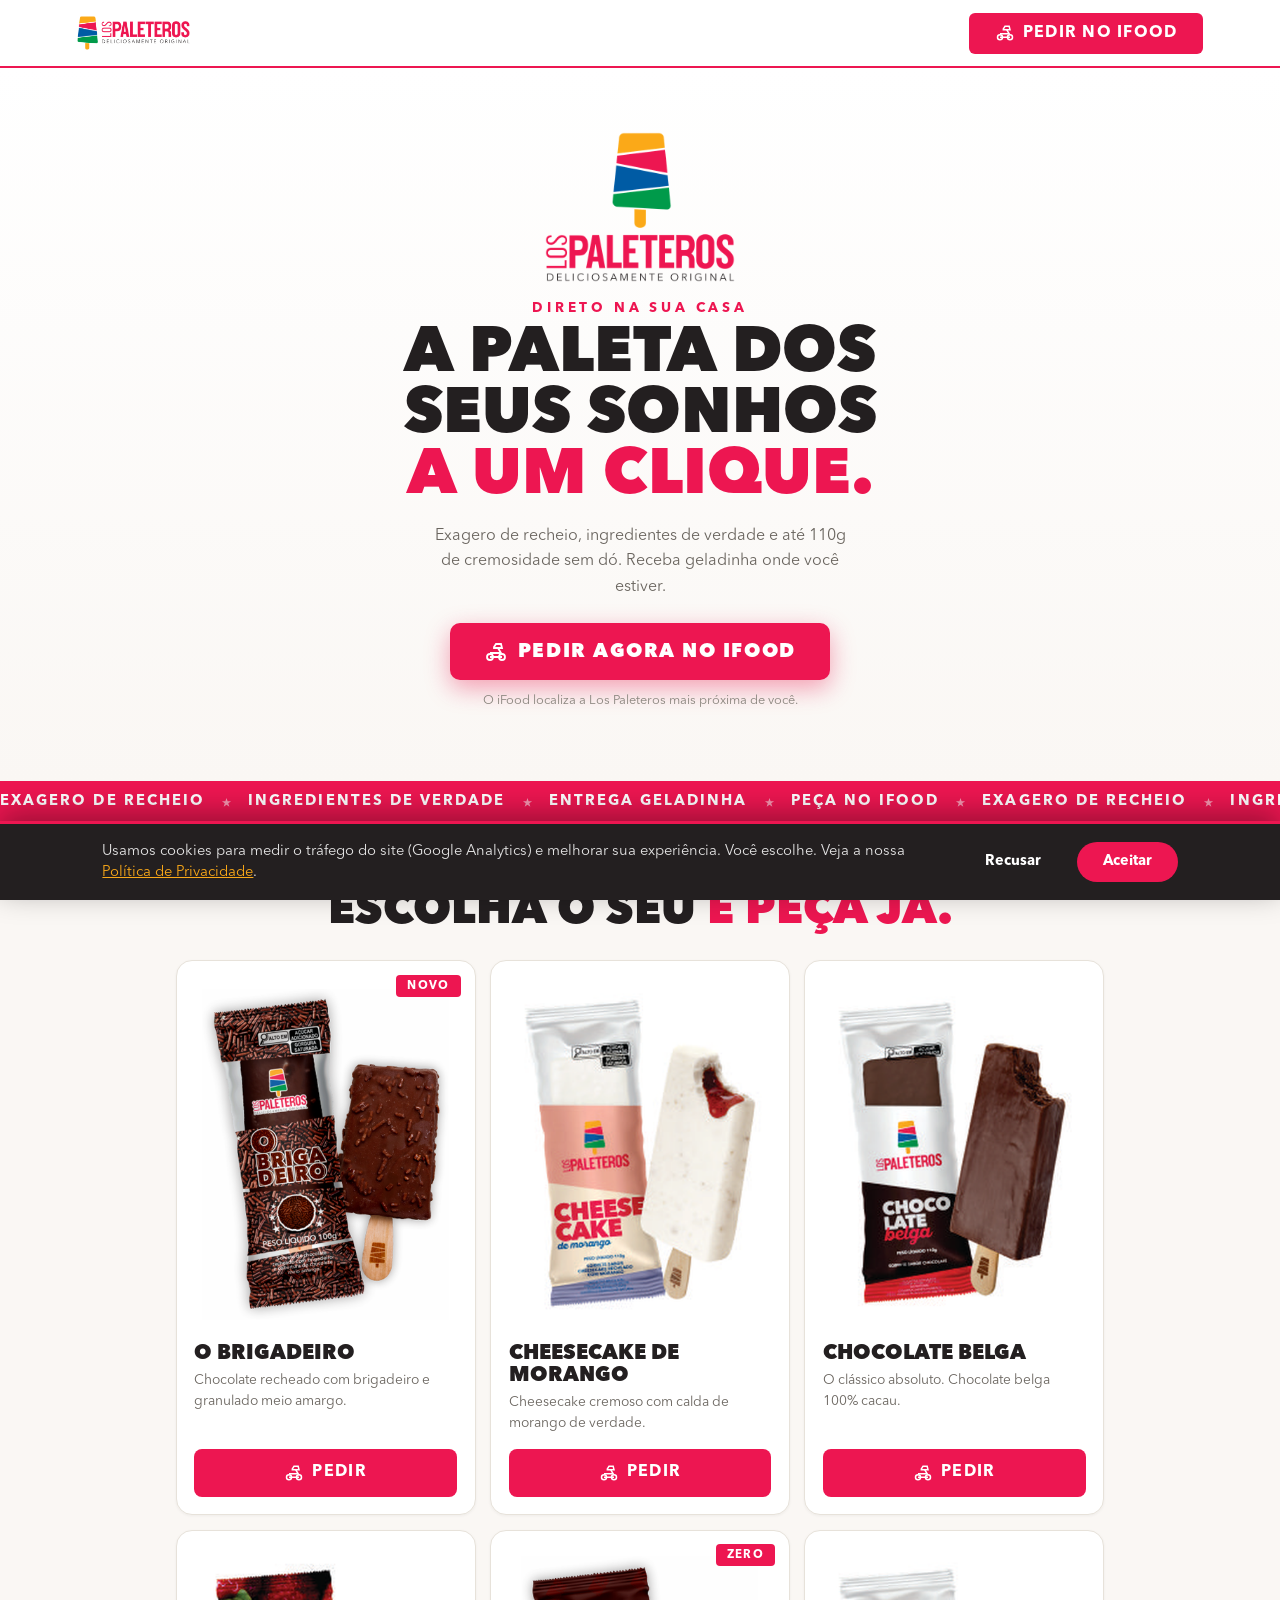
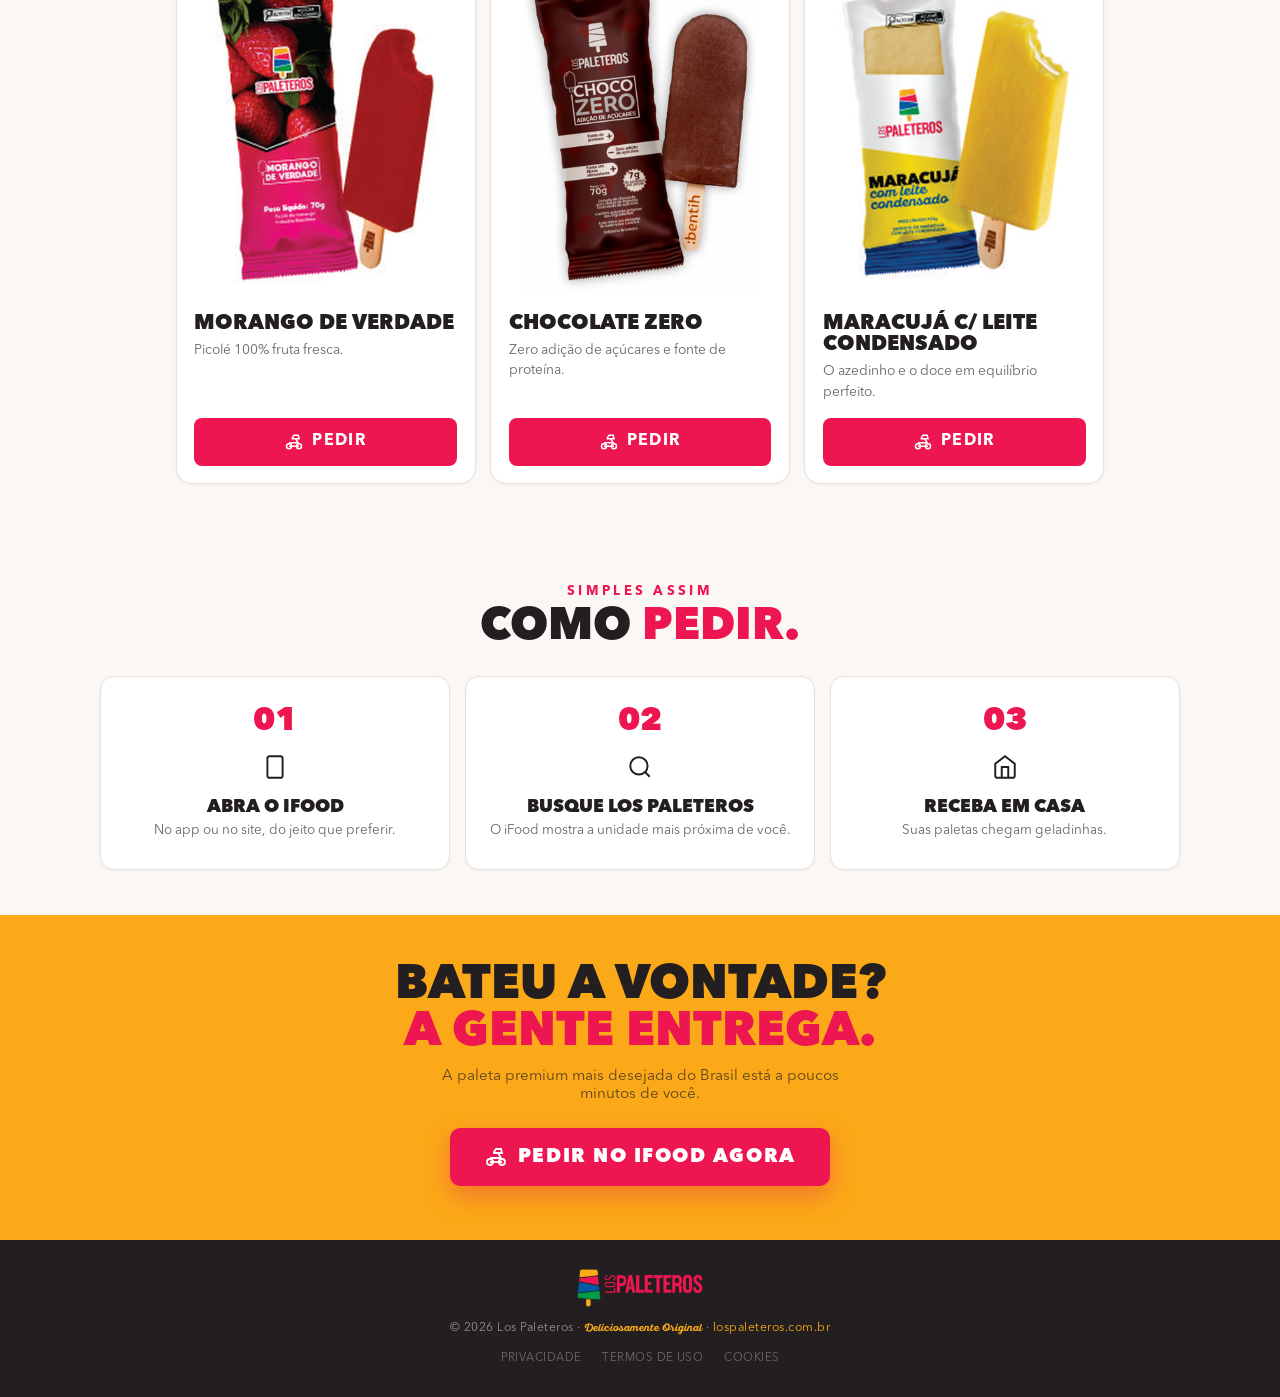
<file: ifood.html>
<!DOCTYPE html>
<html lang="pt-BR">
<head>
<meta charset="UTF-8">
<meta name="viewport" content="width=device-width, initial-scale=1">
<meta name="google-site-verification" content="18ly1Cz3-vjpHzU4b2qNGjrLrjz-uaaytIBdRXmplEc">
<meta name="theme-color" content="#0A2B1A">
<title>Los Paleteros no iFood — Peça Já</title>
<link rel="icon" type="image/png" sizes="32x32" href="assets/img/b6e07322ab95.png">
<link rel="apple-touch-icon" sizes="180x180" href="assets/img/5e5ba79e5bde.png">
<meta name="description" content="As paletas premium da Los Paleteros direto na sua casa. Peça agora pelo iFood.">

<!-- ════════════════════════════════════════════════════════════
     GOOGLE TAG (gtag.js) — Google Ads
     ⚠️ SUBSTITUIR: troque AW-XXXXXXXXXX pelo ID da sua tag
     (Google Ads → Ferramentas → Gerenciador de tags do Google)
     Aparece em DOIS lugares neste bloco.
     ════════════════════════════════════════════════════════════ -->
<script>/* LGPD: GA so coleta apos aceite no banner de cookies */window['ga-disable-G-9R4057CDQT']=(function(){try{return localStorage.getItem('lp_cookie_consent')!=='accepted';}catch(e){return true;}})();</script>
<script async src="https://www.googletagmanager.com/gtag/js?id=AW-XXXXXXXXXX"></script>
<script>
  window.dataLayer = window.dataLayer || [];
  function gtag(){dataLayer.push(arguments);}
  gtag('js', new Date());
  gtag('config', 'AW-XXXXXXXXXX');
</script>
<link rel="stylesheet" href="assets/css/brand.css?v=20260624a">
<link rel="stylesheet" href="assets/css/ifood.css?v=20260624a">
<!-- Google tag (gtag.js) -->
<script async src="https://www.googletagmanager.com/gtag/js?id=G-9R4057CDQT"></script>
<script>
  window.dataLayer = window.dataLayer || [];
  function gtag(){dataLayer.push(arguments);}
  gtag('js', new Date());
  gtag('config', 'G-9R4057CDQT');
</script>
<script src="assets/js/pedir-ifood.js?v=20260624a" defer></script>
<script src="assets/js/cookies.js?v=20260624a" defer></script>
</head>
<body>

<nav>
  <a href="index.html" class="nav-logo"><img src="assets/img/0e4c11487cf8.png" alt="Los Paleteros"></a>
  <a href="https://www.ifood.com.br/busca?q=Los%20Paleteros" target="_blank" rel="noopener" class="nav-cta-desk"><svg viewBox="0 0 24 24" fill="none" stroke="currentColor" stroke-width="1.8" width="20" height="20"><circle cx="6" cy="17" r="3"/><circle cx="18" cy="17" r="3"/><path d="M6 17h12M10 7l2-3h5l1 4H10z"/><path d="M14 8l3 5H6"/></svg> Pedir no iFood</a>
</nav>

<section class="hero">
  <div class="hero-visual"><img src="assets/img/ce21b13960e3.png" alt="Los Paleteros"></div>
  <p class="hero-ey">Direto na sua casa</p>
  <h1 class="hero-title">A paleta dos<br>seus sonhos<br><span>a um clique.</span></h1>
  <p class="hero-sub">Exagero de recheio, ingredientes de verdade e até 110g de cremosidade sem dó. Receba geladinha onde você estiver.</p>
  <a href="https://www.ifood.com.br/busca?q=Los%20Paleteros" target="_blank" rel="noopener" class="btn-big"><svg viewBox="0 0 24 24" fill="none" stroke="currentColor" stroke-width="1.8" width="24" height="24"><circle cx="6" cy="17" r="3"/><circle cx="18" cy="17" r="3"/><path d="M6 17h12M10 7l2-3h5l1 4H10z"/><path d="M14 8l3 5H6"/></svg> Pedir agora no iFood</a>
  <p class="hero-note">O iFood localiza a Los Paleteros mais próxima de você.</p>
</section>

<div class="ticker"><div class="ticker-track">
  <span class="ti">Exagero de recheio <svg viewBox="0 0 24 24" fill="currentColor" width="11" height="11"><path d="M12 2l2.4 7.4H22l-6.2 4.5 2.4 7.4L12 17l-6.2 4.3 2.4-7.4L2 9.4h7.6z"/></svg></span><span class="ti">Ingredientes de verdade <svg viewBox="0 0 24 24" fill="currentColor" width="11" height="11"><path d="M12 2l2.4 7.4H22l-6.2 4.5 2.4 7.4L12 17l-6.2 4.3 2.4-7.4L2 9.4h7.6z"/></svg></span><span class="ti">Entrega geladinha <svg viewBox="0 0 24 24" fill="currentColor" width="11" height="11"><path d="M12 2l2.4 7.4H22l-6.2 4.5 2.4 7.4L12 17l-6.2 4.3 2.4-7.4L2 9.4h7.6z"/></svg></span><span class="ti">Peça no iFood <svg viewBox="0 0 24 24" fill="currentColor" width="11" height="11"><path d="M12 2l2.4 7.4H22l-6.2 4.5 2.4 7.4L12 17l-6.2 4.3 2.4-7.4L2 9.4h7.6z"/></svg></span><span class="ti">Exagero de recheio <svg viewBox="0 0 24 24" fill="currentColor" width="11" height="11"><path d="M12 2l2.4 7.4H22l-6.2 4.5 2.4 7.4L12 17l-6.2 4.3 2.4-7.4L2 9.4h7.6z"/></svg></span><span class="ti">Ingredientes de verdade <svg viewBox="0 0 24 24" fill="currentColor" width="11" height="11"><path d="M12 2l2.4 7.4H22l-6.2 4.5 2.4 7.4L12 17l-6.2 4.3 2.4-7.4L2 9.4h7.6z"/></svg></span><span class="ti">Entrega geladinha <svg viewBox="0 0 24 24" fill="currentColor" width="11" height="11"><path d="M12 2l2.4 7.4H22l-6.2 4.5 2.4 7.4L12 17l-6.2 4.3 2.4-7.4L2 9.4h7.6z"/></svg></span><span class="ti">Peça no iFood <svg viewBox="0 0 24 24" fill="currentColor" width="11" height="11"><path d="M12 2l2.4 7.4H22l-6.2 4.5 2.4 7.4L12 17l-6.2 4.3 2.4-7.4L2 9.4h7.6z"/></svg></span>
</div></div>

<section class="prods">
  <div class="sec-hd">
    <p class="sec-label">Os favoritos do delivery</p>
    <h2 class="sec-title">Escolha o seu <span>e peça já.</span></h2>
    <p class="swipe-hint">Arraste para o lado <svg viewBox="0 0 24 24" fill="none" stroke="currentColor" stroke-width="2" width="16" height="16"><line x1="5" y1="12" x2="19" y2="12"/><polyline points="12 5 19 12 12 19"/></svg></p>
  </div>
  <div class="p-rail">
    <div class="p-card">
      <span class="p-badge">NOVO</span>
      <div class="p-img"><img src="assets/img/14e98f24c2dd.png" alt="O Brigadeiro" loading="lazy"></div>
      <h3 class="p-nome">O Brigadeiro</h3>
      <p class="p-desc">Chocolate recheado com brigadeiro e granulado meio amargo.</p>
      <a href="https://www.ifood.com.br/busca?q=Los%20Paleteros" target="_blank" rel="noopener" class="p-btn"><svg viewBox="0 0 24 24" fill="none" stroke="currentColor" stroke-width="1.8" width="20" height="20"><circle cx="6" cy="17" r="3"/><circle cx="18" cy="17" r="3"/><path d="M6 17h12M10 7l2-3h5l1 4H10z"/><path d="M14 8l3 5H6"/></svg> Pedir</a>
    </div>
    <div class="p-card">
      
      <div class="p-img"><img src="assets/img/2ea2853635e9.png" alt="Cheesecake de Morango" loading="lazy"></div>
      <h3 class="p-nome">Cheesecake de Morango</h3>
      <p class="p-desc">Cheesecake cremoso com calda de morango de verdade.</p>
      <a href="https://www.ifood.com.br/busca?q=Los%20Paleteros" target="_blank" rel="noopener" class="p-btn"><svg viewBox="0 0 24 24" fill="none" stroke="currentColor" stroke-width="1.8" width="20" height="20"><circle cx="6" cy="17" r="3"/><circle cx="18" cy="17" r="3"/><path d="M6 17h12M10 7l2-3h5l1 4H10z"/><path d="M14 8l3 5H6"/></svg> Pedir</a>
    </div>
    <div class="p-card">
      
      <div class="p-img"><img src="assets/img/6b3b98efbc21.png" alt="Chocolate Belga" loading="lazy"></div>
      <h3 class="p-nome">Chocolate Belga</h3>
      <p class="p-desc">O clássico absoluto. Chocolate belga 100% cacau.</p>
      <a href="https://www.ifood.com.br/busca?q=Los%20Paleteros" target="_blank" rel="noopener" class="p-btn"><svg viewBox="0 0 24 24" fill="none" stroke="currentColor" stroke-width="1.8" width="20" height="20"><circle cx="6" cy="17" r="3"/><circle cx="18" cy="17" r="3"/><path d="M6 17h12M10 7l2-3h5l1 4H10z"/><path d="M14 8l3 5H6"/></svg> Pedir</a>
    </div>
    <div class="p-card">
      
      <div class="p-img"><img src="assets/img/5dd87d00012f.png" alt="Morango de Verdade" loading="lazy"></div>
      <h3 class="p-nome">Morango de Verdade</h3>
      <p class="p-desc">Picolé 100% fruta fresca.</p>
      <a href="https://www.ifood.com.br/busca?q=Los%20Paleteros" target="_blank" rel="noopener" class="p-btn"><svg viewBox="0 0 24 24" fill="none" stroke="currentColor" stroke-width="1.8" width="20" height="20"><circle cx="6" cy="17" r="3"/><circle cx="18" cy="17" r="3"/><path d="M6 17h12M10 7l2-3h5l1 4H10z"/><path d="M14 8l3 5H6"/></svg> Pedir</a>
    </div>
    <div class="p-card">
      <span class="p-badge">ZERO</span>
      <div class="p-img"><img src="assets/img/eebff0d880f1.png" alt="Chocolate Zero" loading="lazy"></div>
      <h3 class="p-nome">Chocolate Zero</h3>
      <p class="p-desc">Zero adição de açúcares e fonte de proteína.</p>
      <a href="https://www.ifood.com.br/busca?q=Los%20Paleteros" target="_blank" rel="noopener" class="p-btn"><svg viewBox="0 0 24 24" fill="none" stroke="currentColor" stroke-width="1.8" width="20" height="20"><circle cx="6" cy="17" r="3"/><circle cx="18" cy="17" r="3"/><path d="M6 17h12M10 7l2-3h5l1 4H10z"/><path d="M14 8l3 5H6"/></svg> Pedir</a>
    </div>
    <div class="p-card">
      
      <div class="p-img"><img src="assets/img/7279852d7b8d.png" alt="Maracujá c/ Leite Condensado" loading="lazy"></div>
      <h3 class="p-nome">Maracujá c/ Leite Condensado</h3>
      <p class="p-desc">O azedinho e o doce em equilíbrio perfeito.</p>
      <a href="https://www.ifood.com.br/busca?q=Los%20Paleteros" target="_blank" rel="noopener" class="p-btn"><svg viewBox="0 0 24 24" fill="none" stroke="currentColor" stroke-width="1.8" width="20" height="20"><circle cx="6" cy="17" r="3"/><circle cx="18" cy="17" r="3"/><path d="M6 17h12M10 7l2-3h5l1 4H10z"/><path d="M14 8l3 5H6"/></svg> Pedir</a>
    </div>
  </div>
</section>

<section class="steps">
  <div class="sec-hd">
    <p class="sec-label">Simples assim</p>
    <h2 class="sec-title">Como <span>pedir.</span></h2>
  </div>
  <div class="steps-grid">
    <div class="step">
      <div class="step-num">01</div>
      <div class="step-ic"><svg viewBox="0 0 24 24" fill="none" stroke="currentColor" stroke-width="1.8" width="26" height="26"><rect x="5" y="2" width="14" height="20" rx="2"/><line x1="12" y1="18" x2="12.01" y2="18"/></svg></div>
      <div class="step-tx"><h3>Abra o iFood</h3><p>No app ou no site, do jeito que preferir.</p></div>
    </div>
    <div class="step">
      <div class="step-num">02</div>
      <div class="step-ic"><svg viewBox="0 0 24 24" fill="none" stroke="currentColor" stroke-width="1.8" width="26" height="26"><circle cx="11" cy="11" r="8"/><line x1="21" y1="21" x2="16.65" y2="16.65"/></svg></div>
      <div class="step-tx"><h3>Busque Los Paleteros</h3><p>O iFood mostra a unidade mais próxima de você.</p></div>
    </div>
    <div class="step">
      <div class="step-num">03</div>
      <div class="step-ic"><svg viewBox="0 0 24 24" fill="none" stroke="currentColor" stroke-width="1.8" width="26" height="26"><path d="M3 9l9-7 9 7v11a2 2 0 01-2 2H5a2 2 0 01-2-2z"/><polyline points="9 22 9 12 15 12 15 22"/></svg></div>
      <div class="step-tx"><h3>Receba em casa</h3><p>Suas paletas chegam geladinhas.</p></div>
    </div>
  </div>
</section>

<section class="final">
  <h2>Bateu a vontade?<br><span>A gente entrega.</span></h2>
  <p>A paleta premium mais desejada do Brasil está a poucos minutos de você.</p>
  <a href="https://www.ifood.com.br/busca?q=Los%20Paleteros" target="_blank" rel="noopener" class="btn-big"><svg viewBox="0 0 24 24" fill="none" stroke="currentColor" stroke-width="1.8" width="24" height="24"><circle cx="6" cy="17" r="3"/><circle cx="18" cy="17" r="3"/><path d="M6 17h12M10 7l2-3h5l1 4H10z"/><path d="M14 8l3 5H6"/></svg> Pedir no iFood agora</a>
</section>

<footer>
  <img src="assets/img/0e4c11487cf8.png" alt="Los Paleteros">
  <p>© 2026 Los Paleteros · <span class="sig">Deliciosamente Original</span> · <a href="index.html">lospaleteros.com.br</a></p>
  <p class="ft-legal"><a href="privacidade.html">Privacidade</a><a href="termos.html">Termos de Uso</a><a href="#" onclick="return lpCookiePrefs()">Cookies</a></p>
</footer>

<div class="sticky-cta">
  <a href="https://www.ifood.com.br/busca?q=Los%20Paleteros" target="_blank" rel="noopener"><svg viewBox="0 0 24 24" fill="none" stroke="currentColor" stroke-width="1.8" width="24" height="24"><circle cx="6" cy="17" r="3"/><circle cx="18" cy="17" r="3"/><path d="M6 17h12M10 7l2-3h5l1 4H10z"/><path d="M14 8l3 5H6"/></svg> Pedir no iFood</a>
</div>


<!-- ════════════════════════════════════════════════════════════
     CONVERSÃO: clique nos botões "Pedir no iFood"
     ⚠️ SUBSTITUIR: troque AW-XXXXXXXXXX/ROTULO_CONVERSAO pelo
     "ID de conversão/Rótulo" gerado em:
     Google Ads → Metas → Conversões → Nova ação de conversão
     → Site → "Clique em link de saída" → instalar tag manualmente
     ════════════════════════════════════════════════════════════ -->
<script>
document.addEventListener('click', function(e){
  var a = e.target.closest('a[href*="ifood.com.br"]');
  if (!a || typeof gtag !== 'function') return;

  // Identifica QUAL botão foi clicado (para relatórios)
  var local = 'outro';
  if (a.closest('.sticky-cta'))      local = 'barra_fixa';
  else if (a.closest('.hero'))       local = 'hero';
  else if (a.closest('.final'))      local = 'cta_final';
  else if (a.closest('nav'))         local = 'navegacao';
  else if (a.closest('.p-card')) {
    var nome = a.closest('.p-card').querySelector('.p-nome');
    local = 'produto_' + (nome ? nome.textContent.trim().toLowerCase().replace(/[^a-z0-9]+/g,'_') : 'card');
  }

  // 1) Conversão do Google Ads
  gtag('event', 'conversion', {
    'send_to': 'AW-XXXXXXXXXX/ROTULO_CONVERSAO',
    'transport_type': 'beacon'
  });

  // 2) Evento de análise (qual botão converte mais)
  gtag('event', 'click_ifood', {
    'event_category': 'cta_ifood',
    'event_label': local,
    'transport_type': 'beacon'
  });
});
</script>

</body>
</html>
</file>
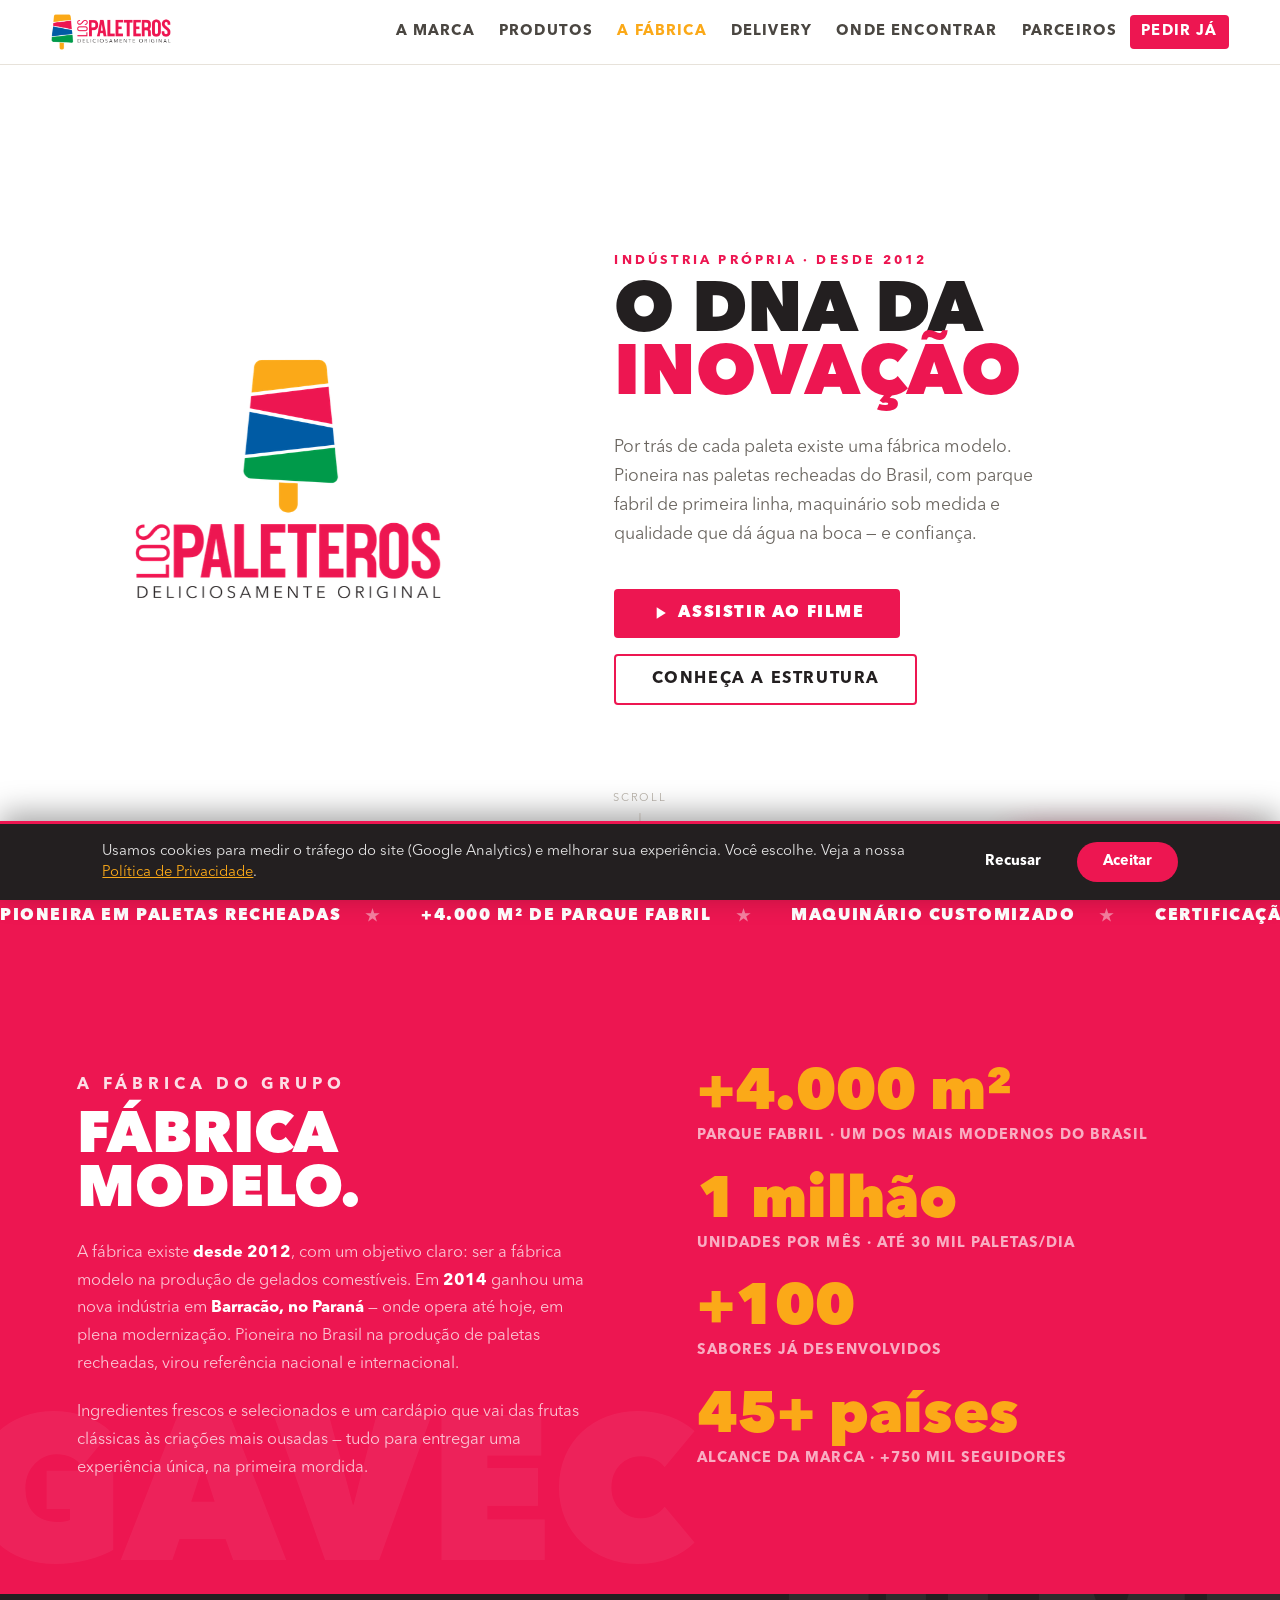
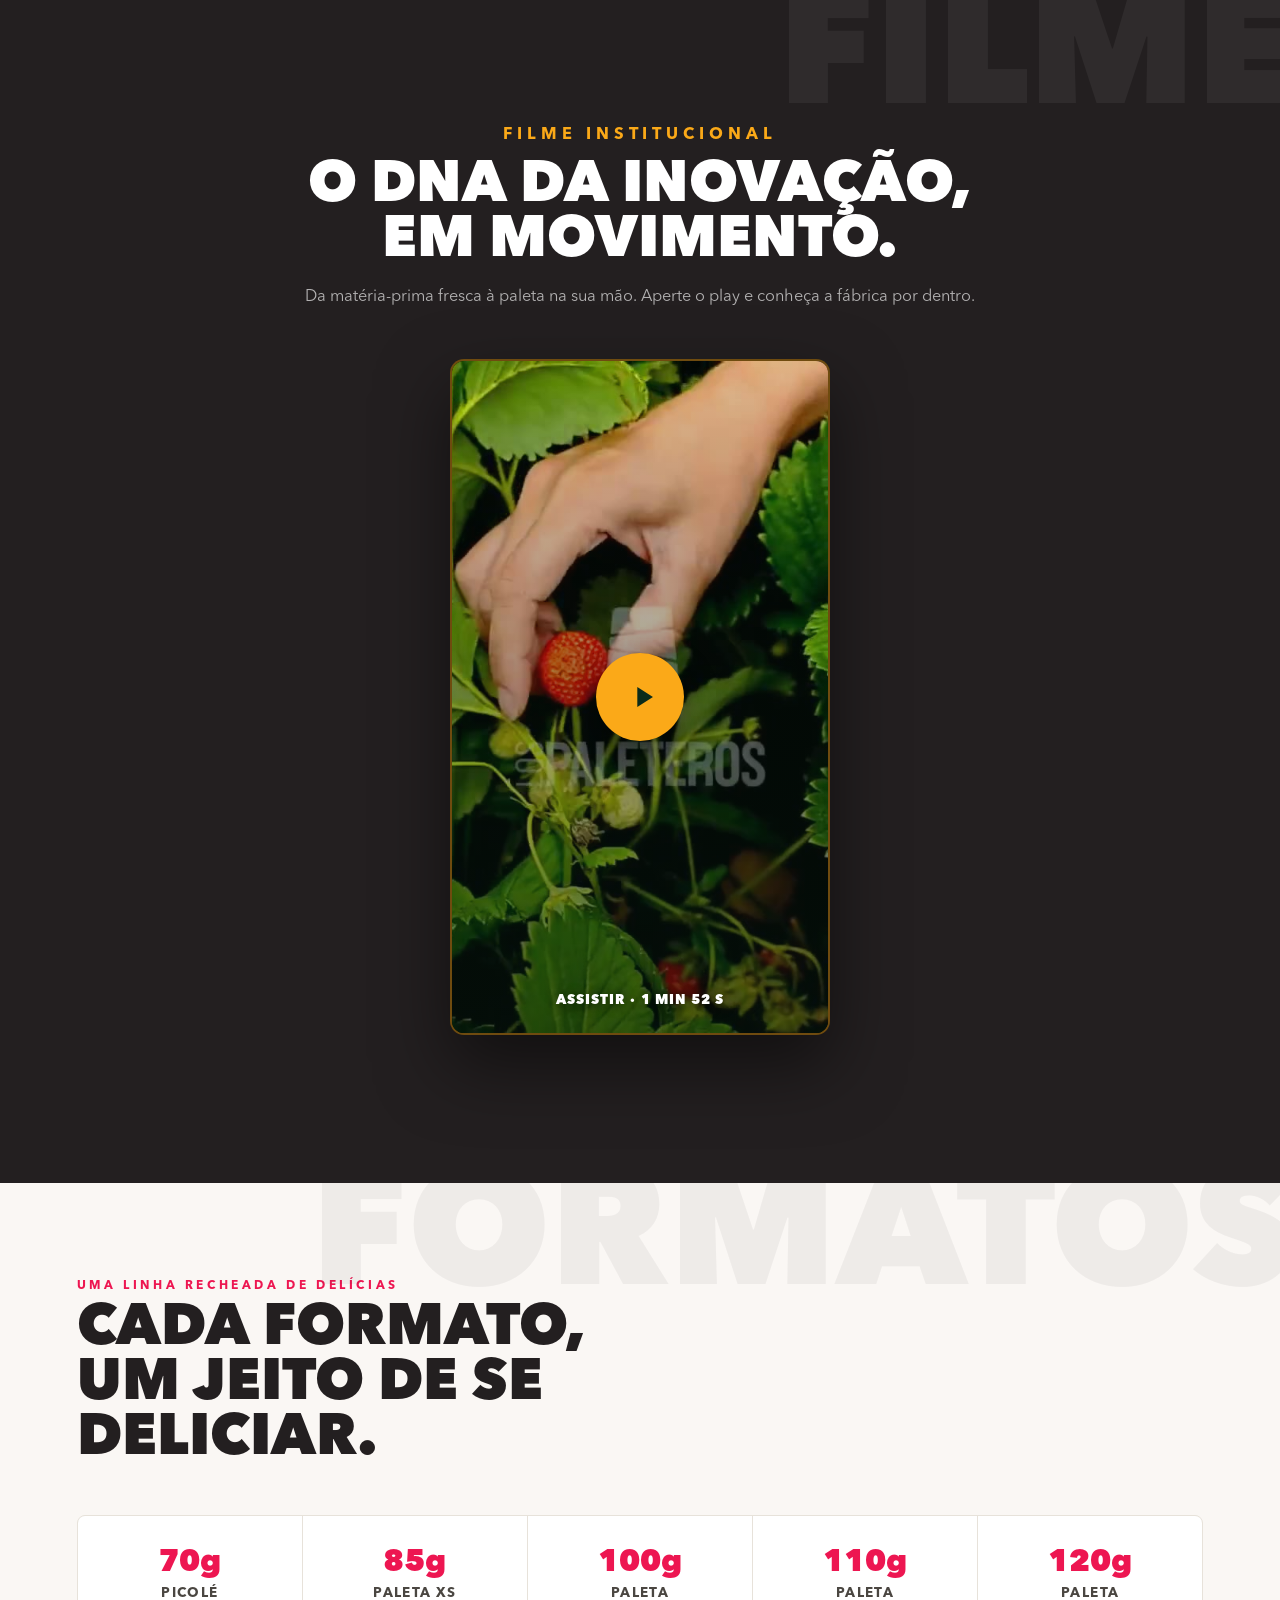
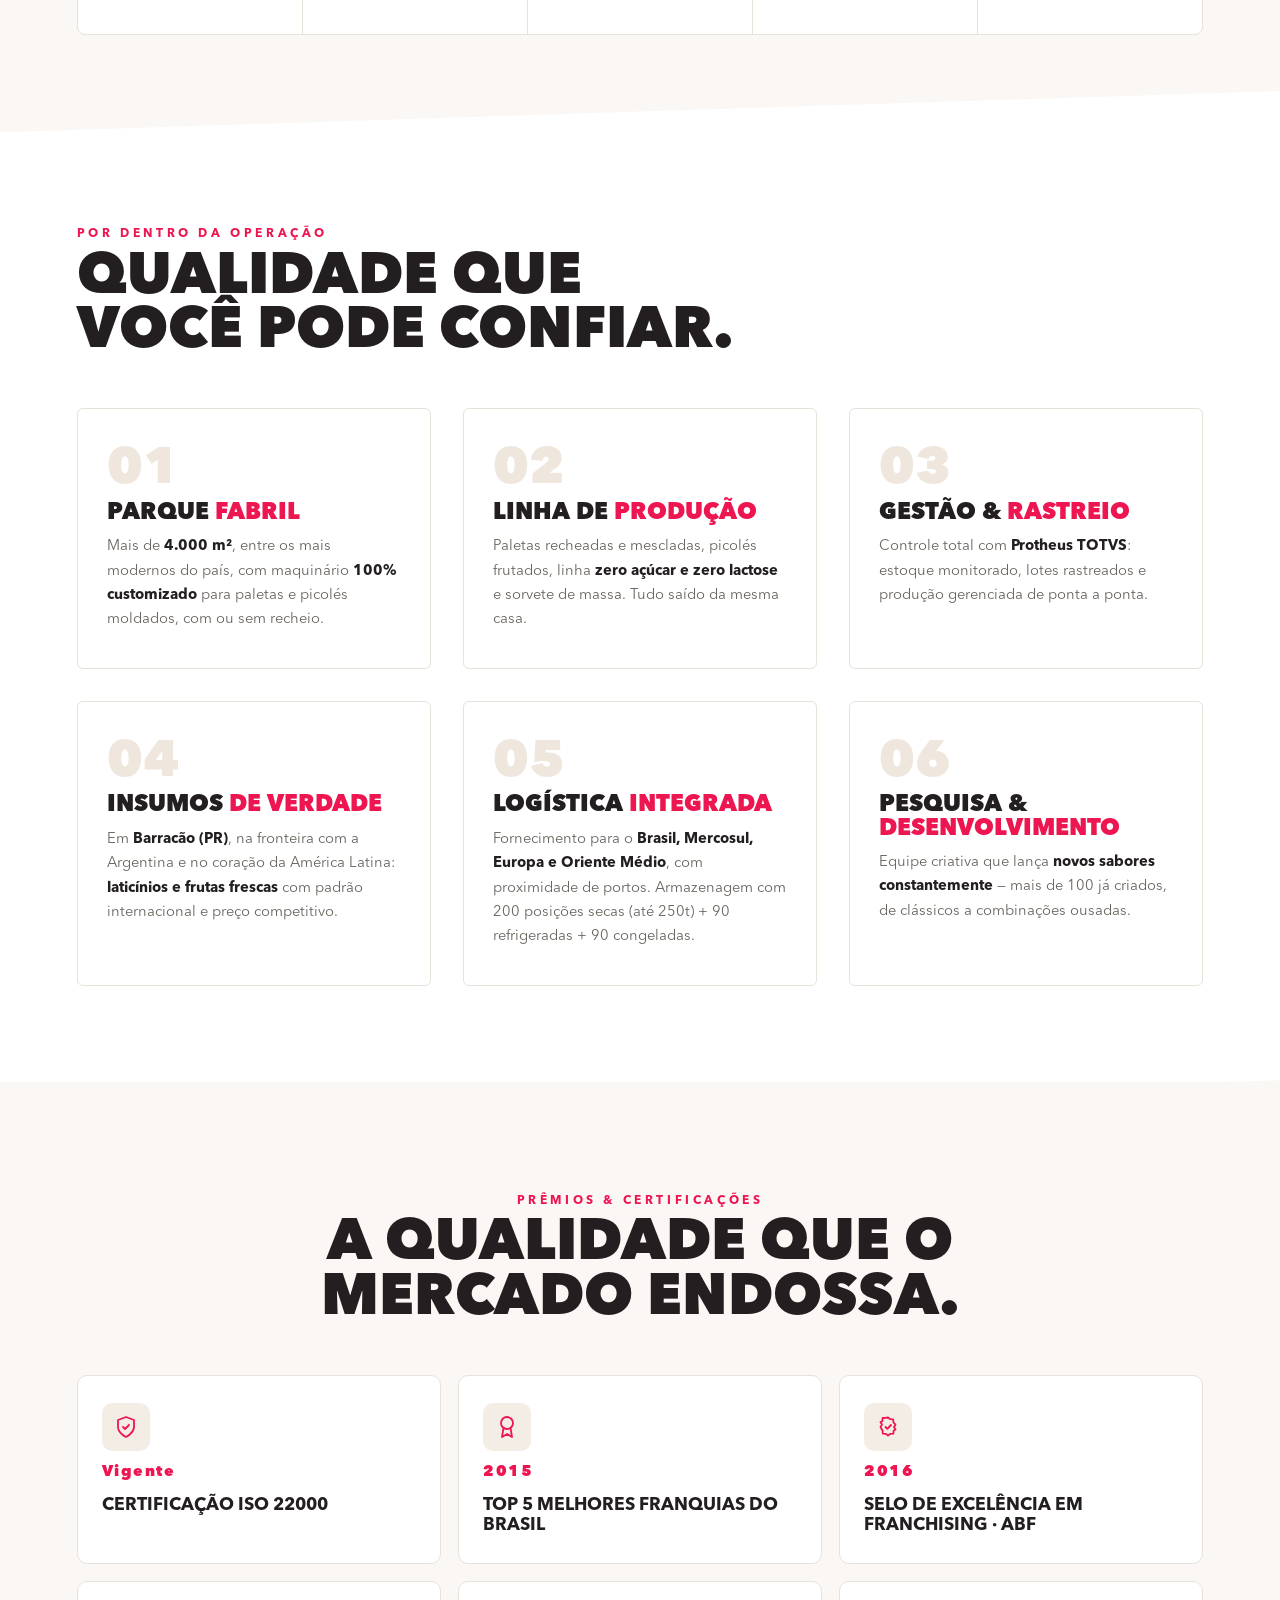
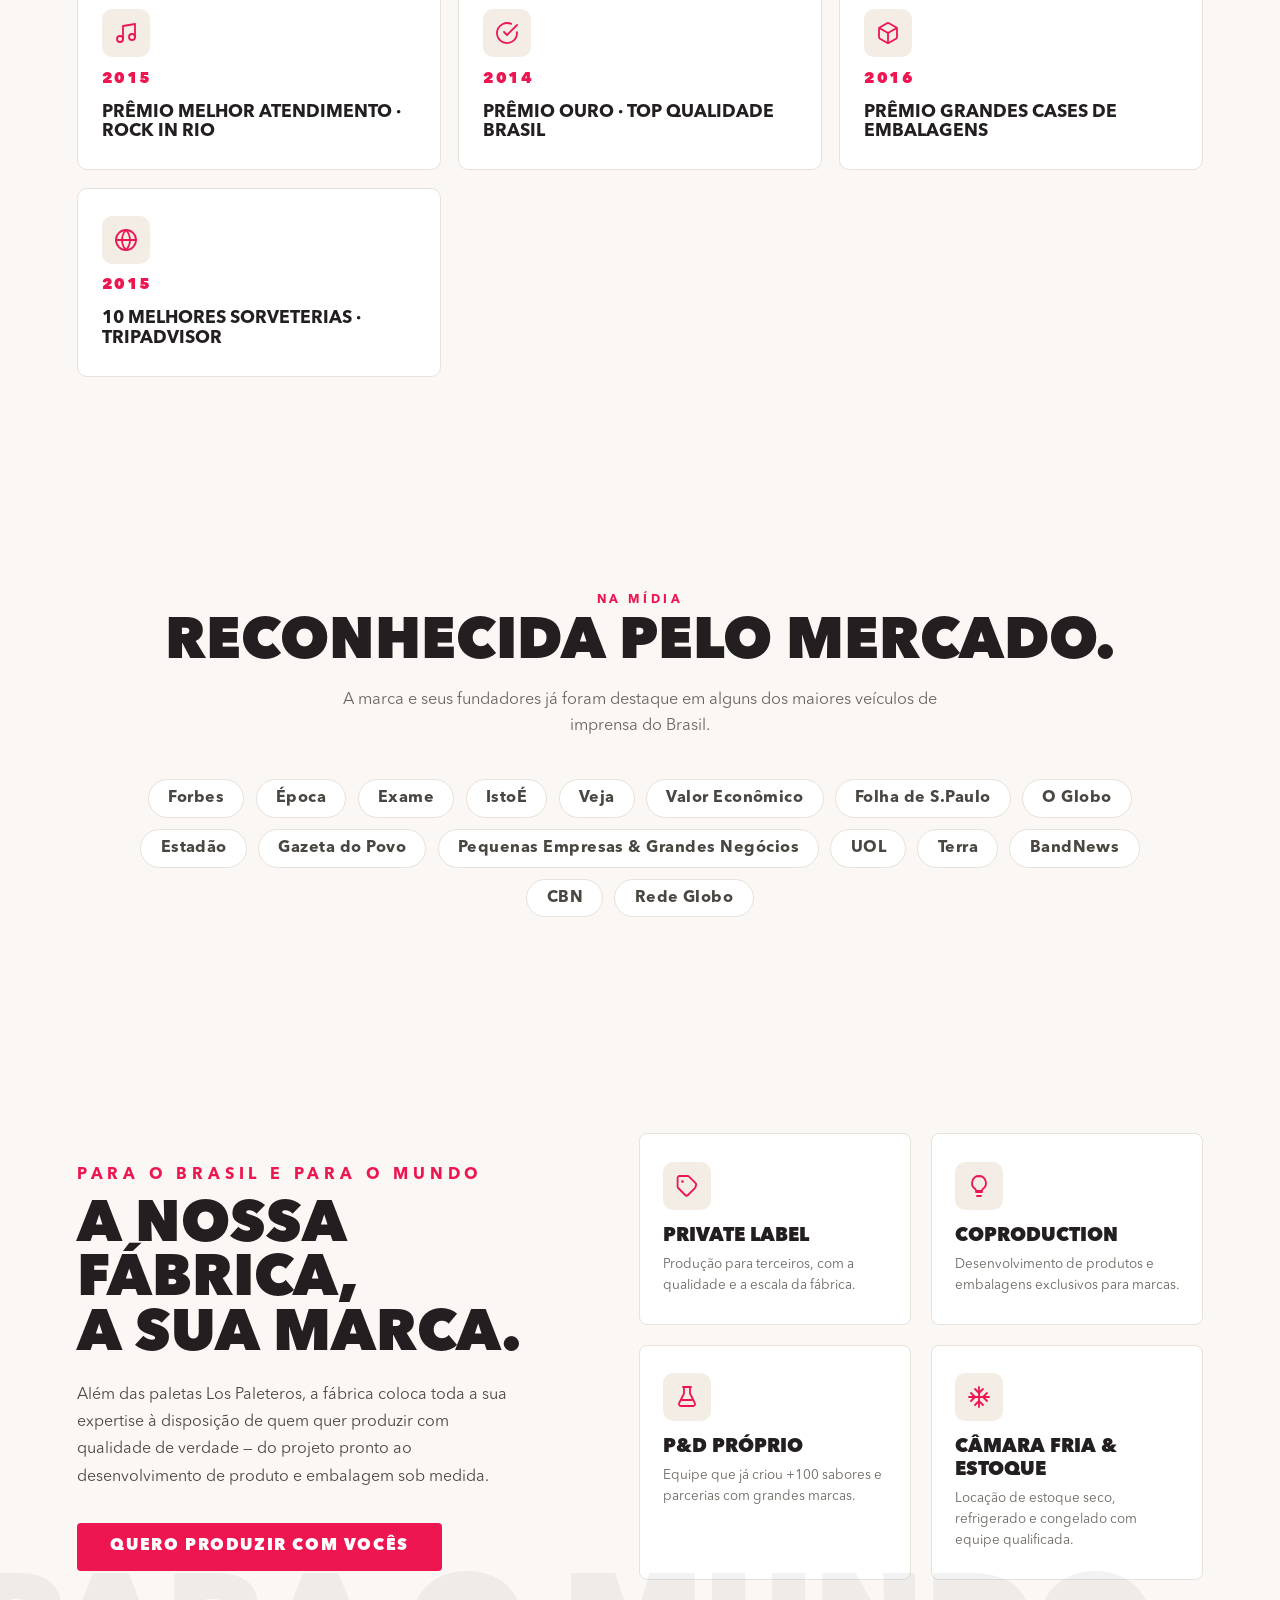
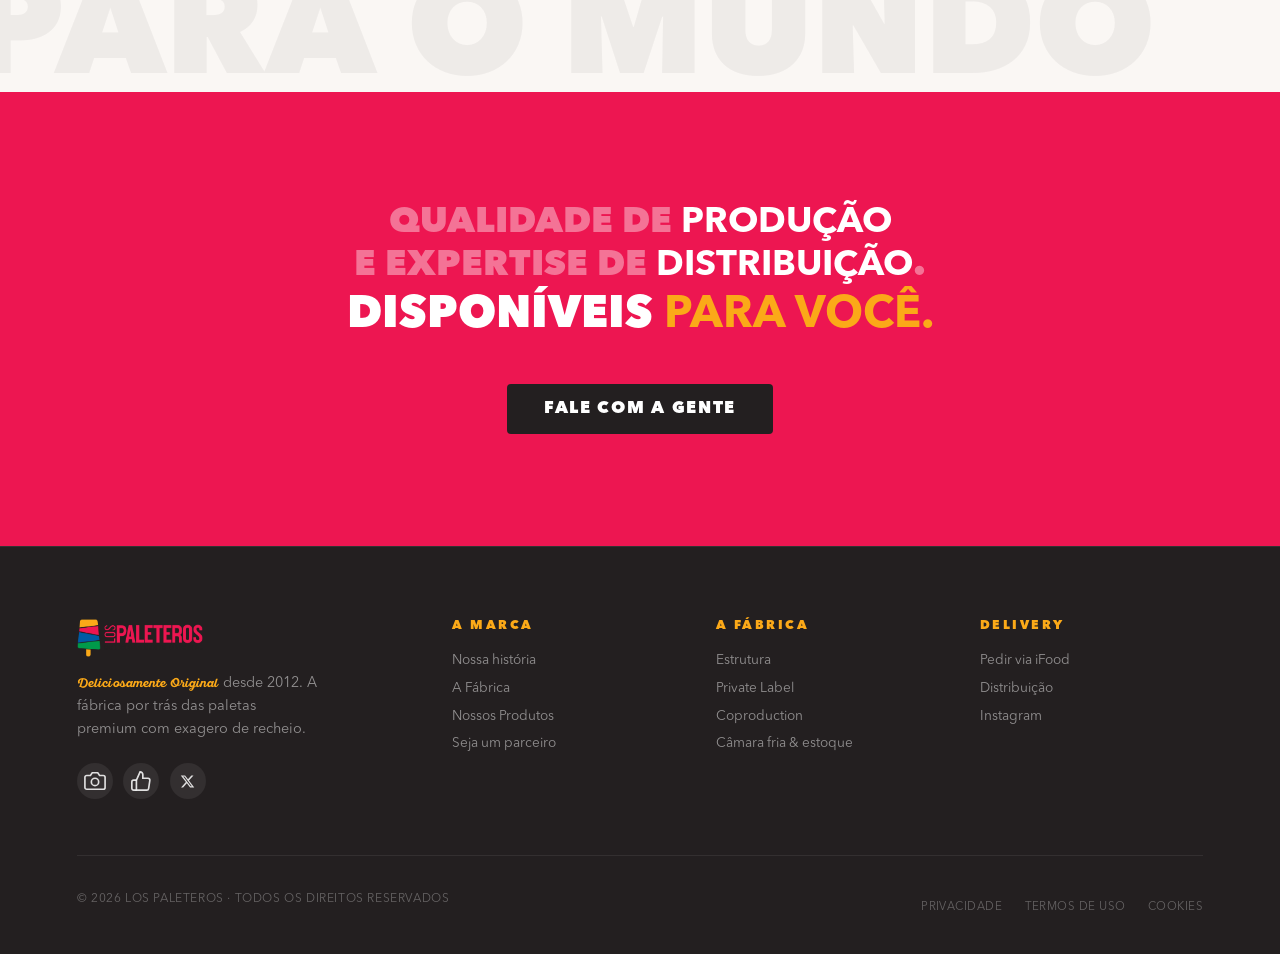
<file: institucional.html>
<!DOCTYPE html>
<html lang="pt-BR">
<head>
<meta charset="UTF-8">
<meta name="viewport" content="width=device-width,initial-scale=1">
<meta name="google-site-verification" content="18ly1Cz3-vjpHzU4b2qNGjrLrjz-uaaytIBdRXmplEc">
<title>Los Paleteros — A FÁBRICA · O DNA DA INOVAÇÃO</title>
<meta name="description" content="A indústria por trás das paletas Los Paleteros: parque fabril de primeira linha, maquinário customizado, certificação ISO 22000 e logística do Brasil ao mundo. Pioneira nas paletas recheadas do Brasil.">
<link rel="icon" type="image/png" sizes="32x32" href="assets/img/b6e07322ab95.png">
<link rel="shortcut icon" type="image/png" href="assets/img/b6e07322ab95.png">
<link rel="stylesheet" href="assets/css/brand.css?v=20260624a">
<link rel="stylesheet" href="assets/css/institucional.css?v=20260624a">
<!-- Google tag (gtag.js) -->
<script>/* LGPD: GA so coleta apos aceite no banner de cookies */window['ga-disable-G-9R4057CDQT']=(function(){try{return localStorage.getItem('lp_cookie_consent')!=='accepted';}catch(e){return true;}})();</script>
<script async src="https://www.googletagmanager.com/gtag/js?id=G-9R4057CDQT"></script>
<script>
  window.dataLayer = window.dataLayer || [];
  function gtag(){dataLayer.push(arguments);}
  gtag('js', new Date());
  gtag('config', 'G-9R4057CDQT');
</script>
<script src="assets/js/pedir-ifood.js?v=20260624a" defer></script>
<script src="assets/js/cookies.js?v=20260624a" defer></script>
</head>
<body>

<nav>
  <div class="nav-in">
    <a href="index.html" class="nav-logo"><img src="assets/img/0e4c11487cf8.png" alt="Los Paleteros"></a>
    <div class="top-cats">
      <a href="index.html#sobre">A Marca</a>
      <a href="portfolio.html">Produtos</a>
      <a href="institucional.html" style="color:var(--yw)">A Fábrica</a>
      <a href="https://www.ifood.com.br/busca?q=Los%20Paleteros" target="_blank" rel="noopener">Delivery</a>
      <a href="index.html#onde-encontrar">Onde Encontrar</a>
      <a href="parceiros.html">Parceiros</a>
      <a href="https://www.ifood.com.br/busca?q=Los%20Paleteros" target="_blank" rel="noopener" class="nav-cta-pf">Pedir Já</a>
    </div>
    <a href="https://www.ifood.com.br/busca?q=Los%20Paleteros" target="_blank" rel="noopener" class="nav-cta-m">Pedir Já</a><button class="hb" aria-label="Abrir menu" aria-expanded="false"><span></span><span></span><span></span></button>
  </div>
</nav>

<!-- ── HERO ── -->
<section class="hero" id="inicio">
  <div class="hero-content">
    <p class="hero-ey">Indústria própria · desde 2012</p>
    <h1 class="hero-title">O DNA DA<br><span class="l2">INOVAÇÃO</span></h1>
    <p class="hero-sub">Por trás de cada paleta existe uma fábrica modelo. Pioneira nas paletas recheadas do Brasil, com parque fabril de primeira linha, maquinário sob medida e qualidade que dá água na boca — e confiança.</p>
    <div class="hero-acts">
      <a href="#filme" class="btn-p"><svg viewBox="0 0 24 24" fill="currentColor" width="20" height="20"><path d="M8 5v14l11-7z"/></svg> Assistir ao filme</a>
      <a href="#estrutura" class="btn-s">Conheça a estrutura</a>
    </div>
  </div>
  <div class="hero-visual"><img src="assets/img/ce21b13960e3.png" alt="Los Paleteros" class="hero-logo-v"></div>
  <div class="hero-scroll">scroll</div>
</section>

<!-- ── TICKER ── -->
<div class="ticker" aria-hidden="true">
  <div class="ticker-track">
    <span class="ti">Pioneira em paletas recheadas</span><span class="ti">+4.000 m² de parque fabril</span><span class="ti">Maquinário customizado</span><span class="ti">Certificação ISO 22000</span><span class="ti">Brasil · Mercosul · Europa</span><span class="ti">+100 sabores criados</span><span class="ti">P&D próprio</span><span class="ti">Pioneira em paletas recheadas</span><span class="ti">+4.000 m² de parque fabril</span><span class="ti">Maquinário customizado</span><span class="ti">Certificação ISO 22000</span><span class="ti">Brasil · Mercosul · Europa</span><span class="ti">+100 sabores criados</span><span class="ti">P&D próprio</span>
  </div>
</div>

<!-- ── DNA / SOBRE ── -->
<section class="about" id="dna">
  <span class="ghost">GAVEC</span>
  <div class="about-in">
    <div class="about-copy reveal">
      <p class="sec-label">A fábrica do grupo</p>
      <h2 class="sec-title">FÁBRICA<br>MODELO.</h2>
      <p>A fábrica existe <strong>desde 2012</strong>, com um objetivo claro: ser a fábrica modelo na produção de gelados comestíveis. Em <strong>2014</strong> ganhou uma nova indústria em <strong>Barracão, no Paraná</strong> — onde opera até hoje, em plena modernização. Pioneira no Brasil na produção de paletas recheadas, virou referência nacional e internacional.</p>
      <p>Ingredientes frescos e selecionados e um cardápio que vai das frutas clássicas às criações mais ousadas — tudo para entregar uma experiência única, na primeira mordida.</p>
    </div>
    <div class="about-aside reveal">
      <div class="stat"><div class="stat-n">+4.000 m²</div><div class="stat-l">Parque fabril · um dos mais modernos do Brasil</div></div>
      <div class="stat"><div class="stat-n">1 milhão</div><div class="stat-l">Unidades por mês · até 30 mil paletas/dia</div></div>
      <div class="stat"><div class="stat-n">+100</div><div class="stat-l">Sabores já desenvolvidos</div></div>
      <div class="stat"><div class="stat-n">45+ países</div><div class="stat-l">Alcance da marca · +750 mil seguidores</div></div>
    </div>
  </div>
</section>

<!-- ── FILME ── -->
<section class="filme" id="filme">
  <span class="ghost">FILME</span>
  <div class="filme-in">
    <div class="filme-hd reveal">
      <p class="sec-label" style="color:var(--yw)">Filme institucional</p>
      <h2 class="sec-title">O DNA DA INOVAÇÃO,<br>EM MOVIMENTO.</h2>
      <p>Da matéria-prima fresca à paleta na sua mão. Aperte o play e conheça a fábrica por dentro.</p>
    </div>
    <div class="player reveal">
      <video id="filmeVideo" poster="assets/img/78d6216448f5.jpg" preload="none" playsinline controls style="display:none" aria-label="Filme institucional Los Paleteros">
        <source src="assets/video/filme-institucional.mp4" type="video/mp4">
        Seu navegador não suporta vídeo HTML5.
      </video>
      <button class="play" id="filmePlay" aria-label="Reproduzir o filme institucional" style="background-image:url('assets/img/78d6216448f5.jpg')">
        <span class="play-ring"><svg viewBox="0 0 24 24" aria-hidden="true"><path d="M8 5v14l11-7z"/></svg></span>
        <span class="play-lab">Assistir · 1 min 52 s</span>
      </button>
    </div>
    <p class="filme-cap reveal">Produção: Grupo Los Paleteros · Gavec</p>
  </div>
</section>

<!-- ── FORMATOS ── -->
<section class="formatos">
  <span class="ghost">FORMATOS</span>
  <div class="fm-in">
    <div class="fm-hd reveal">
      <p class="sec-label">Uma linha recheada de delícias</p>
      <h2 class="sec-title">CADA FORMATO,<br>UM JEITO DE SE DELICIAR.</h2>
    </div>
    <div class="fm-grid reveal">
      <div class="fm-card"><div class="fm-w">70g</div><div class="fm-t">Picolé</div></div>
      <div class="fm-card"><div class="fm-w">85g</div><div class="fm-t">Paleta XS</div></div>
      <div class="fm-card"><div class="fm-w">100g</div><div class="fm-t">Paleta</div></div>
      <div class="fm-card"><div class="fm-w">110g</div><div class="fm-t">Paleta</div></div>
      <div class="fm-card"><div class="fm-w">120g</div><div class="fm-t">Paleta</div></div>
    </div>
  </div>
</section>

<!-- ── ESTRUTURA / PILARES ── -->
<section class="features" id="estrutura">
  <div class="feat-hd reveal">
    <p class="sec-label" style="color:var(--yw)">Por dentro da operação</p>
    <h2 class="sec-title">QUALIDADE QUE<br>VOCÊ PODE CONFIAR.</h2>
  </div>
  <div class="feat-in">
    <div class="feat reveal">
      <div class="feat-num">01</div>
      <h3 class="feat-title">Parque <span>fabril</span></h3>
      <p class="feat-text">Mais de <strong>4.000 m²</strong>, entre os mais modernos do país, com maquinário <strong>100% customizado</strong> para paletas e picolés moldados, com ou sem recheio.</p>
    </div>
    <div class="feat reveal">
      <div class="feat-num">02</div>
      <h3 class="feat-title">Linha de <span>produção</span></h3>
      <p class="feat-text">Paletas recheadas e mescladas, picolés frutados, linha <strong>zero açúcar e zero lactose</strong> e sorvete de massa. Tudo saído da mesma casa.</p>
    </div>
    <div class="feat reveal">
      <div class="feat-num">03</div>
      <h3 class="feat-title">Gestão & <span>rastreio</span></h3>
      <p class="feat-text">Controle total com <strong>Protheus TOTVS</strong>: estoque monitorado, lotes rastreados e produção gerenciada de ponta a ponta.</p>
    </div>
    <div class="feat reveal">
      <div class="feat-num">04</div>
      <h3 class="feat-title">Insumos <span>de verdade</span></h3>
      <p class="feat-text">Em <strong>Barracão (PR)</strong>, na fronteira com a Argentina e no coração da América Latina: <strong>laticínios e frutas frescas</strong> com padrão internacional e preço competitivo.</p>
    </div>
    <div class="feat reveal">
      <div class="feat-num">05</div>
      <h3 class="feat-title">Logística <span>integrada</span></h3>
      <p class="feat-text">Fornecimento para o <strong>Brasil, Mercosul, Europa e Oriente Médio</strong>, com proximidade de portos. Armazenagem com 200 posições secas (até 250t) + 90 refrigeradas + 90 congeladas.</p>
    </div>
    <div class="feat reveal">
      <div class="feat-num">06</div>
      <h3 class="feat-title">Pesquisa & <span>desenvolvimento</span></h3>
      <p class="feat-text">Equipe criativa que lança <strong>novos sabores constantemente</strong> — mais de 100 já criados, de clássicos a combinações ousadas.</p>
    </div>
  </div>
</section>

<!-- ── PRÊMIOS & CERTIFICAÇÕES ── -->
<section class="selos">
  <div class="selos-in">
    <div class="selos-hd">
      <p class="sec-label reveal">Prêmios &amp; certificações</p>
      <h2 class="sec-title reveal">A QUALIDADE QUE O MERCADO ENDOSSA.</h2>
    </div>
    <div class="selos-grid reveal">
      <div class="selo"><div class="selo-ic"><svg viewBox="0 0 24 24" fill="none" stroke="currentColor" stroke-width="1.8" stroke-linecap="round" stroke-linejoin="round"><path d="M12 22s8-4 8-10V5l-8-3-8 3v7c0 6 8 10 8 10z"/><path d="M9 12l2 2 4-4"/></svg></div><div class="selo-yr">Vigente</div><div class="selo-t">Certificação ISO 22000</div></div>
      <div class="selo"><div class="selo-ic"><svg viewBox="0 0 24 24" fill="none" stroke="currentColor" stroke-width="1.8" stroke-linecap="round" stroke-linejoin="round"><circle cx="12" cy="8" r="6"/><path d="M15.5 12.9L17 22l-5-3-5 3 1.5-9.1"/></svg></div><div class="selo-yr">2015</div><div class="selo-t">TOP 5 Melhores Franquias do Brasil</div></div>
      <div class="selo"><div class="selo-ic"><svg viewBox="0 0 24 24" fill="none" stroke="currentColor" stroke-width="1.8" stroke-linecap="round" stroke-linejoin="round"><path d="M12 2.5l2.3 1.7 2.9.2.2 2.9L19.5 9.6 18 12l1.5 2.4-1.9 1.3-.2 2.9-2.9.2L12 20.5 9.7 18.8l-2.9-.2-.2-2.9L4.5 12 6 9.6 4.5 7.2l1.9-1.3.2-2.9 2.9-.2z"/><path d="M9.5 12l1.8 1.8L15 10"/></svg></div><div class="selo-yr">2016</div><div class="selo-t">Selo de Excelência em Franchising · ABF</div></div>
      <div class="selo"><div class="selo-ic"><svg viewBox="0 0 24 24" fill="none" stroke="currentColor" stroke-width="1.8" stroke-linecap="round" stroke-linejoin="round"><path d="M9 18V5l12-2v13"/><circle cx="6" cy="18" r="3"/><circle cx="18" cy="16" r="3"/></svg></div><div class="selo-yr">2015</div><div class="selo-t">Prêmio Melhor Atendimento · Rock in Rio</div></div>
      <div class="selo"><div class="selo-ic"><svg viewBox="0 0 24 24" fill="none" stroke="currentColor" stroke-width="1.8" stroke-linecap="round" stroke-linejoin="round"><path d="M22 11.1V12a10 10 0 11-5.9-9.1"/><path d="M22 4L12 14l-3-3"/></svg></div><div class="selo-yr">2014</div><div class="selo-t">Prêmio Ouro · Top Qualidade Brasil</div></div>
      <div class="selo"><div class="selo-ic"><svg viewBox="0 0 24 24" fill="none" stroke="currentColor" stroke-width="1.8" stroke-linecap="round" stroke-linejoin="round"><path d="M21 16V8a2 2 0 00-1-1.73l-7-4a2 2 0 00-2 0l-7 4A2 2 0 003 8v8a2 2 0 001 1.73l7 4a2 2 0 002 0l7-4A2 2 0 0021 16z"/><polyline points="3.27 6.96 12 12.01 20.73 6.96"/><line x1="12" y1="22.08" x2="12" y2="12"/></svg></div><div class="selo-yr">2016</div><div class="selo-t">Prêmio Grandes Cases de Embalagens</div></div>
      <div class="selo"><div class="selo-ic"><svg viewBox="0 0 24 24" fill="none" stroke="currentColor" stroke-width="1.8" stroke-linecap="round" stroke-linejoin="round"><circle cx="12" cy="12" r="10"/><line x1="2" y1="12" x2="22" y2="12"/><path d="M12 2a15 15 0 014 10 15 15 0 01-4 10 15 15 0 01-4-10 15 15 0 014-10z"/></svg></div><div class="selo-yr">2015</div><div class="selo-t">10 Melhores Sorveterias · TripAdvisor</div></div>
    </div>
  </div>
</section>

<!-- ── IMPRENSA ── -->
<section class="imprensa">
  <div class="imprensa-in">
    <p class="sec-label reveal" style="color:var(--yw)">Na mídia</p>
    <h2 class="sec-title reveal">RECONHECIDA PELO MERCADO.</h2>
    <p class="lead reveal">A marca e seus fundadores já foram destaque em alguns dos maiores veículos de imprensa do Brasil.</p>
    <div class="press-grid reveal"><span class="press">Forbes</span><span class="press">Época</span><span class="press">Exame</span><span class="press">IstoÉ</span><span class="press">Veja</span><span class="press">Valor Econômico</span><span class="press">Folha de S.Paulo</span><span class="press">O Globo</span><span class="press">Estadão</span><span class="press">Gazeta do Povo</span><span class="press">Pequenas Empresas &amp; Grandes Negócios</span><span class="press">UOL</span><span class="press">Terra</span><span class="press">BandNews</span><span class="press">CBN</span><span class="press">Rede Globo</span></div>
  </div>
</section>

<!-- ── B2B / PARA O MUNDO ── -->
<section class="b2b" id="b2b">
  <span class="ghost">PARA O MUNDO</span>
  <div class="b2b-in">
    <div class="b2b-copy reveal">
      <p class="sec-label">Para o Brasil e para o mundo</p>
      <h2 class="sec-title">A NOSSA FÁBRICA,<br>A SUA MARCA.</h2>
      <p>Além das paletas Los Paleteros, a fábrica coloca toda a sua expertise à disposição de quem quer produzir com qualidade de verdade — do projeto pronto ao desenvolvimento de produto e embalagem sob medida.</p>
      <a href="parceiros.html" class="btn-par">Quero produzir com vocês</a>
    </div>
    <div class="b2b-cards reveal">
      <div class="b2b-card"><div class="b2b-icon"><svg viewBox="0 0 24 24" fill="none" stroke="currentColor" stroke-width="1.8" stroke-linecap="round" stroke-linejoin="round"><path d="M20.6 13.4L13 21a2 2 0 01-2.8 0l-7-7A2 2 0 012.6 12V4a2 2 0 012-2h8a2 2 0 011.4.6l6.6 6.6a2 2 0 010 2.8z"/><circle cx="7.5" cy="7.5" r="1.3" fill="currentColor" stroke="none"/></svg></div><div class="b2b-title">Private Label</div><div class="b2b-desc">Produção para terceiros, com a qualidade e a escala da fábrica.</div></div>
      <div class="b2b-card"><div class="b2b-icon"><svg viewBox="0 0 24 24" fill="none" stroke="currentColor" stroke-width="1.8" stroke-linecap="round" stroke-linejoin="round"><path d="M9 18h6"/><path d="M10 22h4"/><path d="M12 2a7 7 0 00-4 12.7c.6.5 1 1.3 1 2.1h6c0-.8.4-1.6 1-2.1A7 7 0 0012 2z"/></svg></div><div class="b2b-title">Coproduction</div><div class="b2b-desc">Desenvolvimento de produtos e embalagens exclusivos para marcas.</div></div>
      <div class="b2b-card"><div class="b2b-icon"><svg viewBox="0 0 24 24" fill="none" stroke="currentColor" stroke-width="1.8" stroke-linecap="round" stroke-linejoin="round"><path d="M9 2v6.5L4.2 18A2 2 0 006 21h12a2 2 0 001.8-3L15 8.5V2"/><path d="M8 2h8"/><path d="M7 15h10"/></svg></div><div class="b2b-title">P&D próprio</div><div class="b2b-desc">Equipe que já criou +100 sabores e parcerias com grandes marcas.</div></div>
      <div class="b2b-card"><div class="b2b-icon"><svg viewBox="0 0 24 24" fill="none" stroke="currentColor" stroke-width="1.8" stroke-linecap="round" stroke-linejoin="round"><line x1="12" y1="2" x2="12" y2="22"/><line x1="2" y1="12" x2="22" y2="12"/><path d="M20 16l-4-4 4-4M4 8l4 4-4 4M16 4l-4 4-4-4M8 20l4-4 4 4"/></svg></div><div class="b2b-title">Câmara fria & estoque</div><div class="b2b-desc">Locação de estoque seco, refrigerado e congelado com equipe qualificada.</div></div>
    </div>
  </div>
</section>

<!-- ── MANIFESTO ── -->
<section class="manifesto">
  <span class="ghost">GAVEC</span>
  <div class="mf-full">
    <p class="mfline reveal">Qualidade de <strong>produção</strong></p>
    <p class="mfline reveal">e expertise de <strong>distribuição</strong>.</p>
    <p class="mfline final reveal">Disponíveis <strong>para você.</strong></p>
    <a href="parceiros.html" class="mf-cta">Fale com a gente</a>
  </div>
</section>

<!-- ── FOOTER ── -->
<footer>
  <div class="ft-in">
    <div class="ft-logo">
      <img src="assets/img/0e4c11487cf8.png" alt="Los Paleteros" style="height:38px;width:auto">
      <p class="ft-tag"><span class="sig">Deliciosamente Original</span> desde 2012. A fábrica por trás das paletas premium com exagero de recheio.</p>
      <div class="ft-social">
        <a href="https://www.instagram.com/los_paleteros/" class="soc-btn" aria-label="Instagram"><svg viewBox="0 0 24 24" fill="none" stroke="currentColor" stroke-width="1.8" width="22" height="22"><path d="M23 19a2 2 0 01-2 2H3a2 2 0 01-2-2V8a2 2 0 012-2h4l2-3h6l2 3h4a2 2 0 012 2z"/><circle cx="12" cy="13" r="4"/></svg></a>
        <a href="https://www.facebook.com/LosPaleteros" class="soc-btn" aria-label="Facebook"><svg viewBox="0 0 24 24" fill="none" stroke="currentColor" stroke-width="1.8" width="22" height="22"><path d="M14 9V5a3 3 0 00-3-3l-4 9v11h11.28a2 2 0 002-1.7l1.38-9a2 2 0 00-2-2.3H14z"/><path d="M7 22H4a2 2 0 01-2-2v-7a2 2 0 012-2h3"/></svg></a>
        <a href="https://x.com/LosPaleteros" target="_blank" rel="noopener" class="soc-btn" aria-label="X (Twitter)"><svg viewBox="0 0 24 24" width="15" height="15" fill="currentColor" aria-hidden="true"><path d="M18.244 2.25h3.308l-7.227 8.26 8.502 11.24H16.17l-5.214-6.817L4.99 21.75H1.68l7.73-8.835L1.254 2.25H8.08l4.713 6.231zm-1.161 17.52h1.833L7.084 4.126H5.117z"/></svg></a>
      </div>
    </div>
    <div class="ft-col"><h4>A Marca</h4><ul><li><a href="index.html#sobre">Nossa história</a></li><li><a href="institucional.html">A Fábrica</a></li><li><a href="portfolio.html">Nossos Produtos</a></li><li><a href="parceiros.html">Seja um parceiro</a></li></ul></div>
    <div class="ft-col"><h4>A Fábrica</h4><ul><li><a href="#estrutura">Estrutura</a></li><li><a href="#b2b">Private Label</a></li><li><a href="#b2b">Coproduction</a></li><li><a href="#b2b">Câmara fria & estoque</a></li></ul></div>
    <div class="ft-col"><h4>Delivery</h4><ul><li><a href="https://www.ifood.com.br/busca?q=Los+Paleteros">Pedir via iFood</a></li><li><a href="parceiros.html">Distribuição</a></li><li><a href="https://www.instagram.com/los_paleteros/">Instagram</a></li></ul></div>
  </div>
  <div class="ft-bot">
    <p class="ft-copy">© 2026 Los Paleteros · Todos os direitos reservados</p>
    <div class="ft-legal"><a href="privacidade.html">Privacidade</a><a href="termos.html">Termos de Uso</a><a href="#" onclick="return lpCookiePrefs()">Cookies</a></div>
  </div>
</footer>

<a href="parceiros.html" class="float-cta">
  <svg viewBox="0 0 24 24" fill="none" stroke="currentColor" stroke-width="1.8" width="22" height="22"><path d="M21 15a2 2 0 01-2 2H7l-4 4V5a2 2 0 012-2h14a2 2 0 012 2z"/></svg>
  Fale com a gente
</a>

<script>
  // reveal on scroll
  const io=new IntersectionObserver((es)=>{
    es.forEach(e=>{if(e.isIntersecting){e.target.classList.add('vis');io.unobserve(e.target);}});
  },{threshold:.15,rootMargin:'0px 0px -6% 0px'});
  document.querySelectorAll('.reveal').forEach(el=>io.observe(el));

  // play do filme
  const fp=document.getElementById('filmePlay');
  const fv=document.getElementById('filmeVideo');
  if(fp&&fv){fp.addEventListener('click',()=>{fp.style.display='none';fv.style.display='block';fv.play().catch(()=>{});});}
</script>

<script>
(function(){
  document.querySelectorAll('.hb').forEach(function(b){
    b.addEventListener('click',function(e){
      e.stopPropagation();
      var nav=b.closest('nav'); var menu=nav&&nav.querySelector('.nav-links,.top-cats');
      var open=b.classList.toggle('open');
      if(menu) menu.classList.toggle('open',open);
      b.setAttribute('aria-expanded',open);
    });
  });
  document.querySelectorAll('.nav-links a,.top-cats a').forEach(function(a){
    a.addEventListener('click',function(){
      var nav=a.closest('nav'); if(!nav) return;
      var menu=nav.querySelector('.nav-links,.top-cats'); var b=nav.querySelector('.hb');
      if(menu) menu.classList.remove('open');
      if(b){b.classList.remove('open');b.setAttribute('aria-expanded','false');}
    });
  });
  document.addEventListener('click',function(e){
    document.querySelectorAll('nav').forEach(function(nav){
      if(nav.contains(e.target)) return;
      var menu=nav.querySelector('.nav-links.open,.top-cats.open'); var b=nav.querySelector('.hb.open');
      if(menu) menu.classList.remove('open');
      if(b){b.classList.remove('open');b.setAttribute('aria-expanded','false');}
    });
  });
})();
</script>
</body>
</html>
</file>
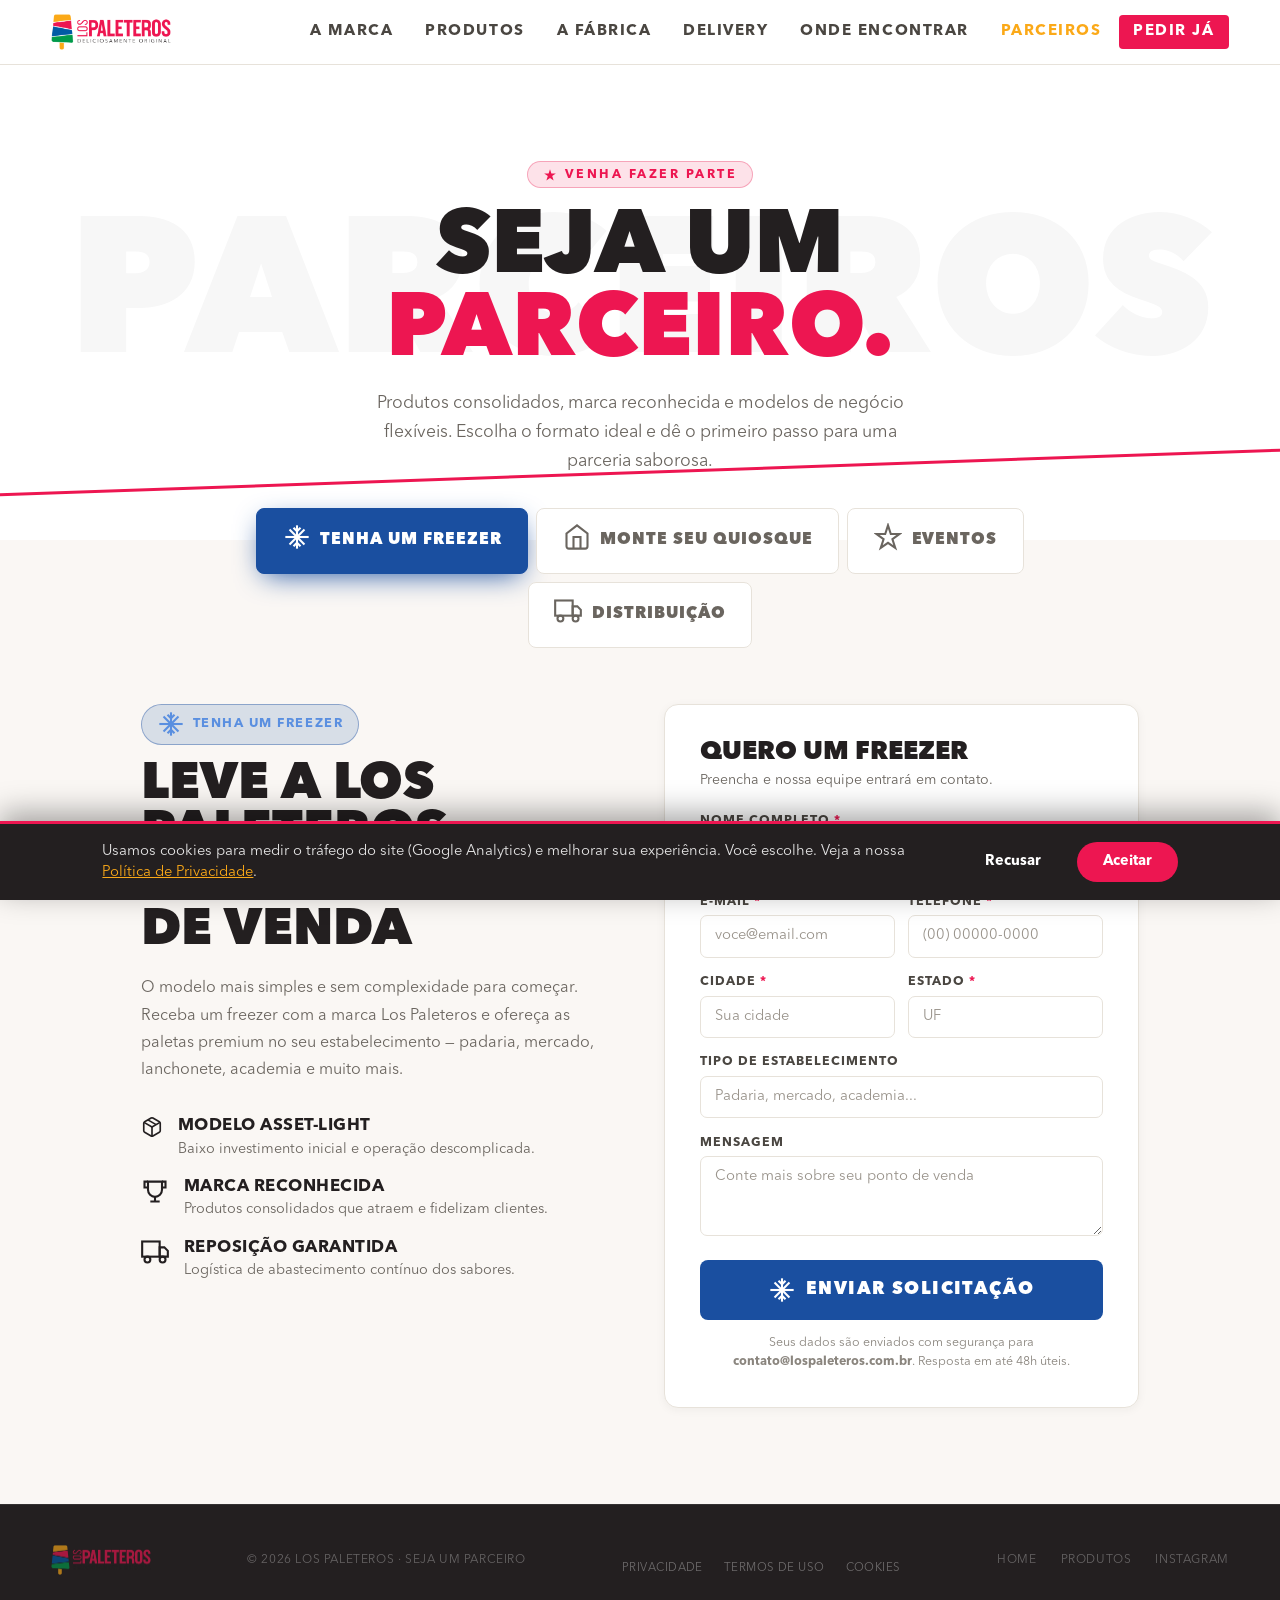
<file: parceiros.html>
<!DOCTYPE html>
<html lang="pt-BR">
<head>
<meta charset="UTF-8">
<meta name="viewport" content="width=device-width,initial-scale=1">
<meta name="google-site-verification" content="18ly1Cz3-vjpHzU4b2qNGjrLrjz-uaaytIBdRXmplEc">
<title>Seja um Parceiro — Los Paleteros</title>
<link rel="icon" type="image/png" sizes="32x32" href="assets/img/b6e07322ab95.png">
<link rel="apple-touch-icon" sizes="180x180" href="assets/img/5e5ba79e5bde.png">
<link rel="stylesheet" href="assets/css/brand.css?v=20260624a">
<link rel="stylesheet" href="assets/css/parceiros.css?v=20260624a">
<!-- Google tag (gtag.js) -->
<script>/* LGPD: GA so coleta apos aceite no banner de cookies */window['ga-disable-G-9R4057CDQT']=(function(){try{return localStorage.getItem('lp_cookie_consent')!=='accepted';}catch(e){return true;}})();</script>
<script async src="https://www.googletagmanager.com/gtag/js?id=G-9R4057CDQT"></script>
<script>
  window.dataLayer = window.dataLayer || [];
  function gtag(){dataLayer.push(arguments);}
  gtag('js', new Date());
  gtag('config', 'G-9R4057CDQT');
</script>
<script src="assets/js/pedir-ifood.js?v=20260624a" defer></script>
<script src="assets/js/cookies.js?v=20260624a" defer></script>
</head>
<body>

<nav>
  <div class="nav-in">
    <a href="index.html" class="nav-logo"><img src="assets/img/c477e42424d6.png" alt="Los Paleteros"></a>
    <div class="top-cats">
      <a href="index.html#sobre">A Marca</a>
      <a href="portfolio.html">Produtos</a>
      <a href="institucional.html">A Fábrica</a>
      <a href="https://www.ifood.com.br/busca?q=Los%20Paleteros" target="_blank" rel="noopener">Delivery</a>
      <a href="index.html#onde-encontrar">Onde Encontrar</a>
      <a href="parceiros.html" style="color:var(--yw)">Parceiros</a>
      <a href="https://www.ifood.com.br/busca?q=Los%20Paleteros" target="_blank" rel="noopener" class="nav-cta-pf">Pedir Já</a>
    </div>
    <a href="https://www.ifood.com.br/busca?q=Los%20Paleteros" target="_blank" rel="noopener" class="nav-cta-m">Pedir Já</a><button class="hb" aria-label="Abrir menu" aria-expanded="false"><span></span><span></span><span></span></button>
  </div>
</nav>

<section class="hero">
  <div class="hero-pill"><svg viewBox="0 0 24 24" fill="currentColor" width="14" height="14"><path d="M12 2l2.4 7.4H22l-6.2 4.5 2.4 7.4L12 17l-6.2 4.3 2.4-7.4L2 9.4h7.6z"/></svg> Venha fazer parte</div>
  <h1>Seja um<br><span>Parceiro.</span></h1>
  <p>Produtos consolidados, marca reconhecida e modelos de negócio flexíveis. Escolha o formato ideal e dê o primeiro passo para uma parceria saborosa.</p>
</section>

<div class="tabs-wrap">
  <div class="tabs" id="tabs">
    <button class="tab-btn active" data-tab="freezer"     style="--ta:#1A4FA0"><span class="ico"><svg viewBox="0 0 24 24" fill="none" stroke="currentColor" stroke-width="1.8" width="28" height="28"><line x1="12" y1="2" x2="12" y2="22"/><line x1="2" y1="12" x2="22" y2="12"/><line x1="5.6" y1="5.6" x2="18.4" y2="18.4"/><line x1="18.4" y1="5.6" x2="5.6" y2="18.4"/><line x1="12" y1="7" x2="9" y2="4"/><line x1="12" y1="7" x2="15" y2="4"/><line x1="12" y1="17" x2="9" y2="20"/><line x1="12" y1="17" x2="15" y2="20"/></svg></span> Tenha um Freezer</button>
    <button class="tab-btn"        data-tab="quiosque"    style="--ta:#E8174E"><span class="ico"><svg viewBox="0 0 24 24" fill="none" stroke="currentColor" stroke-width="1.8" width="28" height="28"><path d="M3 9l9-7 9 7v11a2 2 0 01-2 2H5a2 2 0 01-2-2z"/><polyline points="9 22 9 12 15 12 15 22"/></svg></span> Monte seu Quiosque</button>
    <button class="tab-btn"        data-tab="eventos"    style="--ta:#F5A623"><span class="ico"><svg viewBox="0 0 24 24" fill="none" stroke="currentColor" stroke-width="1.8" width="28" height="28"><path d="M12 2l2.4 7.4H22l-6.2 4.5 2.4 7.4L12 17l-6.2 4.3 2.4-7.4L2 9.4h7.6z"/></svg></span> Eventos</button>
    <button class="tab-btn"        data-tab="distribuicao" style="--ta:#1A8A3C"><span class="ico"><svg viewBox="0 0 24 24" fill="none" stroke="currentColor" stroke-width="1.8" width="28" height="28"><rect x="1" y="3" width="15" height="13"/><polygon points="16 8 20 8 23 11 23 16 16 16 16 8"/><circle cx="5.5" cy="18.5" r="2.5"/><circle cx="18.5" cy="18.5" r="2.5"/></svg></span> Distribuição</button>
  </div>
</div>

<div class="panels">

  <!-- FREEZER -->
  <div class="panel active" id="freezer" style="--ta:#1A4FA0">
    <div class="panel-grid">
      <div>
        <div class="p-tag" style="background:rgba(26,79,160,.15);color:#5a8fe0;border:1px solid rgba(26,79,160,.4)"><svg viewBox="0 0 24 24" fill="none" stroke="currentColor" stroke-width="1.8" width="28" height="28"><line x1="12" y1="2" x2="12" y2="22"/><line x1="2" y1="12" x2="22" y2="12"/><line x1="5.6" y1="5.6" x2="18.4" y2="18.4"/><line x1="18.4" y1="5.6" x2="5.6" y2="18.4"/><line x1="12" y1="7" x2="9" y2="4"/><line x1="12" y1="7" x2="15" y2="4"/><line x1="12" y1="17" x2="9" y2="20"/><line x1="12" y1="17" x2="15" y2="20"/></svg> Tenha um Freezer</div>
        <h2 class="p-title">Leve a Los Paleteros<br>ao seu ponto de venda</h2>
        <p class="p-desc">O modelo mais simples e sem complexidade para começar. Receba um freezer com a marca Los Paleteros e ofereça as paletas premium no seu estabelecimento — padaria, mercado, lanchonete, academia e muito mais.</p>
        <div class="p-feats">
          <div class="p-feat"><div class="p-feat-ico"><svg viewBox="0 0 24 24" fill="none" stroke="currentColor" stroke-width="1.8" width="22" height="22"><path d="M16.5 9.4l-9-5.19M21 16V8a2 2 0 00-1-1.73l-7-4a2 2 0 00-2 0l-7 4A2 2 0 003 8v8a2 2 0 001 1.73l7 4a2 2 0 002 0l7-4A2 2 0 0021 16z"/><polyline points="3.27 6.96 12 12.01 20.73 6.96"/><line x1="12" y1="22.08" x2="12" y2="12"/></svg></div><div class="p-feat-txt"><strong>Modelo asset-light</strong><span>Baixo investimento inicial e operação descomplicada.</span></div></div>
          <div class="p-feat"><div class="p-feat-ico"><svg viewBox="0 0 24 24" fill="none" stroke="currentColor" stroke-width="1.8" width="28" height="28"><path d="M6 9H3V4h3M18 9h3V4h-3M12 17v4M8 21h8"/><path d="M6 4h12v7a6 6 0 01-12 0V4z"/></svg></div><div class="p-feat-txt"><strong>Marca reconhecida</strong><span>Produtos consolidados que atraem e fidelizam clientes.</span></div></div>
          <div class="p-feat"><div class="p-feat-ico"><svg viewBox="0 0 24 24" fill="none" stroke="currentColor" stroke-width="1.8" width="28" height="28"><rect x="1" y="3" width="15" height="13"/><polygon points="16 8 20 8 23 11 23 16 16 16 16 8"/><circle cx="5.5" cy="18.5" r="2.5"/><circle cx="18.5" cy="18.5" r="2.5"/></svg></div><div class="p-feat-txt"><strong>Reposição garantida</strong><span>Logística de abastecimento contínuo dos sabores.</span></div></div>
        </div>
      </div>
      <form class="form-card" data-formname="Tenha um Freezer" onsubmit="enviar(this); return false">
        <h3>Quero um Freezer</h3>
        <p class="fc-sub">Preencha e nossa equipe entrará em contato.</p>
        <div class="field"><label>Nome completo <span class="req">*</span></label><input name="Nome" required placeholder="Seu nome"><div class="err-msg">Campo obrigatório</div></div>
        <div class="field-row">
          <div class="field"><label>E-mail <span class="req">*</span></label><input name="E-mail" type="email" required placeholder="voce@email.com"><div class="err-msg">E-mail inválido</div></div>
          <div class="field"><label>Telefone <span class="req">*</span></label><input name="Telefone" required placeholder="(00) 00000-0000"><div class="err-msg">Campo obrigatório</div></div>
        </div>
        <div class="field-row">
          <div class="field"><label>Cidade <span class="req">*</span></label><input name="Cidade" required placeholder="Sua cidade"><div class="err-msg">Campo obrigatório</div></div>
          <div class="field"><label>Estado <span class="req">*</span></label><input name="Estado" required placeholder="UF"><div class="err-msg">Campo obrigatório</div></div>
        </div>
        <div class="field"><label>Tipo de estabelecimento</label><input name="Tipo de estabelecimento" placeholder="Padaria, mercado, academia..."></div>
        <div class="field"><label>Mensagem</label><textarea name="Mensagem" placeholder="Conte mais sobre seu ponto de venda"></textarea></div>
        <button type="submit" class="form-submit" style="background:#1A4FA0"><svg viewBox="0 0 24 24" fill="none" stroke="currentColor" stroke-width="1.8" width="28" height="28"><line x1="12" y1="2" x2="12" y2="22"/><line x1="2" y1="12" x2="22" y2="12"/><line x1="5.6" y1="5.6" x2="18.4" y2="18.4"/><line x1="18.4" y1="5.6" x2="5.6" y2="18.4"/><line x1="12" y1="7" x2="9" y2="4"/><line x1="12" y1="7" x2="15" y2="4"/><line x1="12" y1="17" x2="9" y2="20"/><line x1="12" y1="17" x2="15" y2="20"/></svg> Enviar solicitação</button>
        <p class="form-note">Seus dados são enviados com segurança para <strong>contato@lospaleteros.com.br</strong>. Resposta em até 48h úteis.</p>
      </form>
    </div>
  </div>

  <!-- QUIOSQUE -->
  <div class="panel" id="quiosque" style="--ta:#E8174E">
    <div class="panel-grid">
      <div>
        <div class="p-tag" style="background:rgba(232,23,78,.15);color:var(--mg);border:1px solid rgba(232,23,78,.4)"><svg viewBox="0 0 24 24" fill="none" stroke="currentColor" stroke-width="1.8" width="28" height="28"><path d="M3 9l9-7 9 7v11a2 2 0 01-2 2H5a2 2 0 01-2-2z"/><polyline points="9 22 9 12 15 12 15 22"/></svg> Monte seu Quiosque</div>
        <h2 class="p-title">Seu próprio ponto<br>Los Paleteros</h2>
        <p class="p-desc">Estrutura completa em espaços de alto fluxo como shoppings, galerias e centros comerciais. Uma operação chave-na-mão com a força de uma marca reconhecida e produtos que vendem sozinhos.</p>
        <div class="p-feats">
          <div class="p-feat"><div class="p-feat-ico"><svg viewBox="0 0 24 24" fill="none" stroke="currentColor" stroke-width="1.8" width="20" height="20"><path d="M21 10c0 7-9 13-9 13s-9-6-9-13a9 9 0 0118 0z"/><circle cx="12" cy="10" r="3"/></svg></div><div class="p-feat-txt"><strong>Alto fluxo</strong><span>Pontos estratégicos com grande circulação de pessoas.</span></div></div>
          <div class="p-feat"><div class="p-feat-ico"><svg viewBox="0 0 24 24" fill="none" stroke="currentColor" stroke-width="1.8" width="22" height="22"><circle cx="12" cy="12" r="10"/><circle cx="8.5" cy="9" r="1.5" fill="currentColor"/><circle cx="15.5" cy="9" r="1.5" fill="currentColor"/><circle cx="8.5" cy="15" r="1.5" fill="currentColor"/><circle cx="15.5" cy="15" r="1.5" fill="currentColor"/></svg></div><div class="p-feat-txt"><strong>Identidade visual completa</strong><span>Estrutura padronizada com o visual marcante da marca.</span></div></div>
          <div class="p-feat"><div class="p-feat-ico"><svg viewBox="0 0 24 24" fill="none" stroke="currentColor" stroke-width="1.8" width="22" height="22"><polyline points="23 6 13.5 15.5 8.5 10.5 1 18"/><polyline points="17 6 23 6 23 12"/></svg></div><div class="p-feat-txt"><strong>Operação simples</strong><span>Modelo testado e suporte para o seu sucesso.</span></div></div>
        </div>
      </div>
      <form class="form-card" data-formname="Monte seu Quiosque" onsubmit="enviar(this); return false">
        <h3>Quero um Quiosque</h3>
        <p class="fc-sub">Preencha e nossa equipe entrará em contato.</p>
        <div class="field"><label>Nome completo <span class="req">*</span></label><input name="Nome" required placeholder="Seu nome"><div class="err-msg">Campo obrigatório</div></div>
        <div class="field-row">
          <div class="field"><label>E-mail <span class="req">*</span></label><input name="E-mail" type="email" required placeholder="voce@email.com"><div class="err-msg">E-mail inválido</div></div>
          <div class="field"><label>Telefone <span class="req">*</span></label><input name="Telefone" required placeholder="(00) 00000-0000"><div class="err-msg">Campo obrigatório</div></div>
        </div>
        <div class="field-row">
          <div class="field"><label>Cidade <span class="req">*</span></label><input name="Cidade" required placeholder="Sua cidade"><div class="err-msg">Campo obrigatório</div></div>
          <div class="field"><label>Estado <span class="req">*</span></label><input name="Estado" required placeholder="UF"><div class="err-msg">Campo obrigatório</div></div>
        </div>
        <div class="field"><label>Local pretendido</label><input name="Local pretendido" placeholder="Shopping, galeria, centro..."></div>
        <div class="field"><label>Capital disponível para investir</label><select name="Capital disponivel"><option value="">Selecione</option><option>Até R$ 20 mil</option><option>R$ 20 mil – R$ 50 mil</option><option>R$ 50 mil – R$ 100 mil</option><option>Acima de R$ 100 mil</option></select></div>
        <div class="field"><label>Mensagem</label><textarea name="Mensagem" placeholder="Conte mais sobre seu interesse"></textarea></div>
        <button type="submit" class="form-submit" style="background:#E8174E"><svg viewBox="0 0 24 24" fill="none" stroke="currentColor" stroke-width="1.8" width="28" height="28"><path d="M3 9l9-7 9 7v11a2 2 0 01-2 2H5a2 2 0 01-2-2z"/><polyline points="9 22 9 12 15 12 15 22"/></svg> Enviar solicitação</button>
        <p class="form-note">Seus dados são enviados com segurança para <strong>contato@lospaleteros.com.br</strong>. Resposta em até 48h úteis.</p>
      </form>
    </div>
  </div>

  <!-- EVENTOS -->
  <div class="panel" id="eventos" style="--ta:#F5A623">
    <div class="panel-grid">
      <div>
        <div class="p-tag" style="background:rgba(245,166,35,.15);color:var(--yw);border:1px solid rgba(245,166,35,.4)"><svg viewBox="0 0 24 24" fill="none" stroke="currentColor" stroke-width="1.8" width="28" height="28"><path d="M12 2l2.4 7.4H22l-6.2 4.5 2.4 7.4L12 17l-6.2 4.3 2.4-7.4L2 9.4h7.6z"/></svg> Eventos</div>
        <h2 class="p-title">A melhor paleta<br>no seu evento</h2>
        <p class="p-desc">Casamento, aniversário, corporativo ou festival: a gente leva o exagero de recheio e o atendimento pra cima para o seu grande momento. Estrutura completa, promotores e uma experiência que os convidados não esquecem.</p>
        <div class="p-feats">
          <div class="p-feat"><div class="p-feat-ico"><svg viewBox="0 0 24 24" fill="none" stroke="currentColor" stroke-width="1.8" width="28" height="28"><path d="M4.5 16.5c-1.5 1.26-2 5-2 5s3.74-.5 5-2c.71-.84.7-2.13-.09-2.91a2.18 2.18 0 00-2.91-.09z"/><path d="M12 15l-3-3a22 22 0 012-3.95A12.88 12.88 0 0122 2c0 2.72-.78 7.5-6 11a22.35 22.35 0 01-4 2z"/><path d="M9 12H4s.55-3.03 2-4c1.62-1.08 5 0 5 0M12 15v5s3.03-.55 4-2c1.08-1.62 0-5 0-5"/></svg></div><div class="p-feat-txt"><strong>Experiência premium</strong><span>Carrinho próprio, promotores e a identidade da marca que viram atração à parte na festa.</span></div></div>
          <div class="p-feat"><div class="p-feat-ico"><svg viewBox="0 0 24 24" fill="none" stroke="currentColor" stroke-width="1.8" width="22" height="22"><path d="M3 21h18M3 7l9-4 9 4"/><path d="M3 7v14M21 7v14M12 3v18"/></svg></div><div class="p-feat-txt"><strong>Pra todo tipo de evento</strong><span>Casamentos, aniversários, corporativos e festivais — do íntimo ao grandão.</span></div></div>
          <div class="p-feat"><div class="p-feat-ico"><svg viewBox="0 0 24 24" fill="none" stroke="currentColor" stroke-width="1.8" width="22" height="22"><polyline points="1 4 1 10 7 10"/><polyline points="23 20 23 14 17 14"/><path d="M20.49 9A9 9 0 005.64 5.64L1 10M23 14l-4.64 4.36A9 9 0 013.51 15"/></svg></div><div class="p-feat-txt"><strong>Logística completa</strong><span>A gente cuida da montagem, da operação e do sabor servido no ponto certo.</span></div></div>
        </div>
      </div>
      <form class="form-card" data-formname="Eventos" onsubmit="enviar(this); return false">
        <h3>Quero no meu evento</h3>
        <p class="fc-sub">Preencha e nossa equipe entrará em contato.</p>
        <div class="field"><label>Nome completo <span class="req">*</span></label><input name="Nome" required placeholder="Seu nome"><div class="err-msg">Campo obrigatório</div></div>
        <div class="field-row">
          <div class="field"><label>E-mail <span class="req">*</span></label><input name="E-mail" type="email" required placeholder="voce@email.com"><div class="err-msg">E-mail inválido</div></div>
          <div class="field"><label>Telefone <span class="req">*</span></label><input name="Telefone" required placeholder="(00) 00000-0000"><div class="err-msg">Campo obrigatório</div></div>
        </div>
        <div class="field-row">
          <div class="field"><label>Cidade <span class="req">*</span></label><input name="Cidade" required placeholder="Sua cidade"><div class="err-msg">Campo obrigatório</div></div>
          <div class="field"><label>Estado <span class="req">*</span></label><input name="Estado" required placeholder="UF"><div class="err-msg">Campo obrigatório</div></div>
        </div>
        <div class="field"><label>Tipo de evento</label><input name="Tipo de evento" placeholder="Casamento, aniversário, corporativo, festival..."></div>
        <div class="field"><label>Mensagem</label><textarea name="Mensagem" placeholder="Conte mais sobre seu interesse"></textarea></div>
        <button type="submit" class="form-submit" style="background:#F5A623;color:#0A2B1A"><svg viewBox="0 0 24 24" fill="none" stroke="currentColor" stroke-width="1.8" width="28" height="28"><path d="M12 2l2.4 7.4H22l-6.2 4.5 2.4 7.4L12 17l-6.2 4.3 2.4-7.4L2 9.4h7.6z"/></svg> Enviar solicitação</button>
        <p class="form-note">Seus dados são enviados com segurança para <strong>contato@lospaleteros.com.br</strong>. Resposta em até 48h úteis.</p>
      </form>
    </div>
  </div>

  <!-- DISTRIBUICAO -->
  <div class="panel" id="distribuicao" style="--ta:#1A8A3C">
    <div class="panel-grid">
      <div>
        <div class="p-tag" style="background:rgba(26,138,60,.15);color:#4ac96e;border:1px solid rgba(26,138,60,.4)"><svg viewBox="0 0 24 24" fill="none" stroke="currentColor" stroke-width="1.8" width="28" height="28"><rect x="1" y="3" width="15" height="13"/><polygon points="16 8 20 8 23 11 23 16 16 16 16 8"/><circle cx="5.5" cy="18.5" r="2.5"/><circle cx="18.5" cy="18.5" r="2.5"/></svg> Distribuição</div>
        <h2 class="p-title">Seja um distribuidor<br>regional da marca</h2>
        <p class="p-desc">Leve a Los Paleteros para toda a sua região. Como parceiro de distribuição, você atende uma rede de pontos de venda com os produtos premium mais desejados do segmento de paletas.</p>
        <div class="p-feats">
          <div class="p-feat"><div class="p-feat-ico"><svg viewBox="0 0 24 24" fill="none" stroke="currentColor" stroke-width="1.8" width="22" height="22"><polygon points="1 6 1 22 8 18 16 22 23 18 23 2 16 6 8 2 1 6"/><line x1="8" y1="2" x2="8" y2="18"/><line x1="16" y1="6" x2="16" y2="22"/></svg></div><div class="p-feat-txt"><strong>Território exclusivo</strong><span>Atue como distribuidor de referência na sua região.</span></div></div>
          <div class="p-feat"><div class="p-feat-ico"><svg viewBox="0 0 24 24" fill="none" stroke="currentColor" stroke-width="1.8" width="22" height="22"><path d="M16.5 9.4l-9-5.19M21 16V8a2 2 0 00-1-1.73l-7-4a2 2 0 00-2 0l-7 4A2 2 0 003 8v8a2 2 0 001 1.73l7 4a2 2 0 002 0l7-4A2 2 0 0021 16z"/><polyline points="3.27 6.96 12 12.01 20.73 6.96"/><line x1="12" y1="22.08" x2="12" y2="12"/></svg></div><div class="p-feat-txt"><strong>Linha completa</strong><span>20 SKUs em 5 famílias para abastecer diversos canais.</span></div></div>
          <div class="p-feat"><div class="p-feat-ico"><svg viewBox="0 0 24 24" fill="none" stroke="currentColor" stroke-width="1.8" width="22" height="22"><path d="M17 11l-5-5-3 3-5-3v8l5 3 3-3 5 3V11z"/><path d="M7 6l5 5 5-5"/></svg></div><div class="p-feat-txt"><strong>Suporte comercial</strong><span>Apoio de marketing, vendas e treinamento.</span></div></div>
        </div>
      </div>
      <form class="form-card" data-formname="Distribuicao" onsubmit="enviar(this); return false">
        <h3>Quero Distribuir</h3>
        <p class="fc-sub">Preencha e nossa equipe entrará em contato.</p>
        <div class="field"><label>Nome / Razão social <span class="req">*</span></label><input name="Nome / Razao social" required placeholder="Seu nome ou empresa"><div class="err-msg">Campo obrigatório</div></div>
        <div class="field-row">
          <div class="field"><label>E-mail <span class="req">*</span></label><input name="E-mail" type="email" required placeholder="voce@email.com"><div class="err-msg">E-mail inválido</div></div>
          <div class="field"><label>Telefone <span class="req">*</span></label><input name="Telefone" required placeholder="(00) 00000-0000"><div class="err-msg">Campo obrigatório</div></div>
        </div>
        <div class="field-row">
          <div class="field"><label>Cidade <span class="req">*</span></label><input name="Cidade" required placeholder="Sua cidade"><div class="err-msg">Campo obrigatório</div></div>
          <div class="field"><label>Estado <span class="req">*</span></label><input name="Estado" required placeholder="UF"><div class="err-msg">Campo obrigatório</div></div>
        </div>
        <div class="field"><label>Região de atuação pretendida</label><input name="Regiao de atuacao" placeholder="Ex.: Grande Curitiba, litoral do PR..."></div>
        <div class="field"><label>Já atua com distribuição?</label><select name="Ja atua com distribuicao"><option value="">Selecione</option><option>Sim, de alimentos/sorvetes</option><option>Sim, de outros segmentos</option><option>Não, seria meu primeiro</option></select></div>
        <div class="field"><label>Mensagem</label><textarea name="Mensagem" placeholder="Conte mais sobre sua operação"></textarea></div>
        <button type="submit" class="form-submit" style="background:#1A8A3C"><svg viewBox="0 0 24 24" fill="none" stroke="currentColor" stroke-width="1.8" width="28" height="28"><rect x="1" y="3" width="15" height="13"/><polygon points="16 8 20 8 23 11 23 16 16 16 16 8"/><circle cx="5.5" cy="18.5" r="2.5"/><circle cx="18.5" cy="18.5" r="2.5"/></svg> Enviar solicitação</button>
        <p class="form-note">Seus dados são enviados com segurança para <strong>contato@lospaleteros.com.br</strong>. Resposta em até 48h úteis.</p>
      </form>
    </div>
  </div>

</div>

<footer>
  <div class="ft-logo"><img src="assets/img/c477e42424d6.png" alt="Los Paleteros"></div>
  <p class="ft-copy">© 2026 Los Paleteros · Seja um Parceiro</p>
  <p class="ft-legal"><a href="privacidade.html">Privacidade</a><a href="termos.html">Termos de Uso</a><a href="#" onclick="return lpCookiePrefs()">Cookies</a></p>
  <div class="ft-links">
    <a href="index.html">Home</a>
    <a href="portfolio.html">Produtos</a>
    <a href="https://www.instagram.com/los_paleteros/">Instagram</a>
  </div>
</footer>

<script>
// ── TABS ──
const tabs = document.querySelectorAll('.tab-btn');
const panels = document.querySelectorAll('.panel');
tabs.forEach(btn => {
  btn.addEventListener('click', () => {
    const t = btn.dataset.tab;
    tabs.forEach(b => b.classList.toggle('active', b === btn));
    panels.forEach(p => p.classList.toggle('active', p.id === t));
    // update hash without jumping
    history.replaceState(null, '', '#' + t);
    document.querySelector('.tabs-wrap').scrollIntoView({behavior:'smooth', block:'start'});
  });
});
// open tab from hash on load
const h = location.hash.replace('#','');
if (h) {
  const btn = document.querySelector('.tab-btn[data-tab="'+h+'"]');
  if (btn) btn.click();
}

// ── FORM → Web3Forms ──
// <svg viewBox="0 0 24 24" fill="none" stroke="currentColor" stroke-width="1.8" width="20" height="20"><path d="M10.29 3.86L1.82 18a2 2 0 001.71 3h16.94a2 2 0 001.71-3L13.71 3.86a2 2 0 00-3.42 0z"/><line x1="12" y1="9" x2="12" y2="13"/><line x1="12" y1="17" x2="12.01" y2="17"/></svg> SUBSTITUIR: cole aqui a sua chave do Web3Forms (web3forms.com → Get Access Key)
const WEB3FORMS_KEY = '635ea0ea-a4d9-4778-8c11-81dea89a6617';

// ── HubSpot (CRM) via Netlify Function ──
// Envia o lead direto para o CRM do HubSpot pela função /.netlify/functions/hubspot-lead
// (o token fica seguro no Netlify, nunca no site). Captura TODOS os campos.
function enviarHubspot(formName, payload, parts){
  const get = k => (payload[k] || '').trim();
  const data = {
    formName: formName,
    email:    get('E-mail'),
    nome:     get('Nome') || get('Nome / Razao social'),
    telefone: get('Telefone'),
    cidade:   get('Cidade'),
    estado:   get('Estado'),
    detalhes: parts.join('\n')
  };
  if (!data.email) return;
  fetch('/.netlify/functions/hubspot-lead', {
    method: 'POST',
    headers: { 'Content-Type': 'application/json' },
    body: JSON.stringify(data)
  }).catch(function(){});
}

async function enviar(form){
  // validate
  let ok = true;
  form.querySelectorAll('[required]').forEach(f => {
    const wrap = f.closest('.field');
    const msg = wrap ? wrap.querySelector('.err-msg') : null;
    let bad = !f.value.trim();
    if (f.type === 'email' && f.value.trim()) {
      bad = !/^[^@\s]+@[^@\s]+\.[^@\s]+$/.test(f.value.trim());
    }
    if (bad) { ok = false; f.classList.add('err'); if(msg) msg.style.display='block'; }
    else { f.classList.remove('err'); if(msg) msg.style.display='none'; }
  });
  if (!ok) return false;

  const formName = form.dataset.formname;
  const fields = form.querySelectorAll('input,select,textarea');

  // Montar payload
  let parts = [];
  const payload = {};
  fields.forEach(f => {
    if (f.name && f.value.trim()) {
      parts.push(f.name + ': ' + f.value.trim());
      payload[f.name] = f.value.trim();
    }
  });

  // Campos especiais Web3Forms
  payload['access_key'] = WEB3FORMS_KEY;
  payload['Modalidade']  = formName;
  payload['subject']     = '[Los Paleteros – ' + formName + '] ' + parts.slice(0,2).join(' | ');
  // reply-to para responder o lead diretamente
  const emailField = form.querySelector('input[type="email"]');
  if (emailField && emailField.value.trim()) payload['replyto'] = emailField.value.trim();
  // botify: impede respostas automáticas para o remetente
  payload['botcheck'] = '';

  // Envia também para o HubSpot (cria/atualiza o Contato). Best-effort, não bloqueia o envio.
  enviarHubspot(formName, payload, parts);

  // GA4: lead de parceria
  if (typeof gtag === 'function') { gtag('event', 'generate_lead', { lead_type: 'parceria', modalidade: formName }); }

  // UI: desabilita botão + estado de envio
  const btn = form.querySelector('.form-submit');
  const originalText = btn.innerHTML;
  btn.disabled = true;
  btn.style.opacity = '.7';
  btn.innerHTML = '⏳ Enviando...';

  try {
    const res = await fetch('https://api.web3forms.com/submit', {
      method: 'POST',
      headers: { 'Content-Type': 'application/json', 'Accept': 'application/json' },
      body: JSON.stringify(payload)
    });
    const data = await res.json();
    if (data.success) {
      showFeedback(form, true);
      form.reset();
    } else {
      showFeedback(form, false, data.message || 'Erro ao enviar. Tente novamente.');
    }
  } catch (err) {
    showFeedback(form, false, 'Sem conexão. Verifique sua internet e tente novamente.');
  } finally {
    btn.disabled = false;
    btn.style.opacity = '1';
    btn.innerHTML = originalText;
  }
  return false;
}

function showFeedback(form, success, errMsg){
  // remove any prior feedback
  const prev = form.querySelector('.form-feedback');
  if (prev) prev.remove();
  const div = document.createElement('div');
  div.className = 'form-feedback';
  div.style.cssText = 'margin-top:1rem;padding:.9rem 1rem;border-radius:8px;font-size:.9rem;line-height:1.45;font-weight:600;text-align:center;'
    + (success
        ? 'background:rgba(26,138,60,.18);border:1px solid rgba(26,138,60,.5);color:#7ee29a;'
        : 'background:rgba(232,23,78,.15);border:1px solid rgba(232,23,78,.5);color:#ff8fab;');
  div.innerHTML = success
    ? '<svg viewBox="0 0 24 24" fill="none" stroke="currentColor" stroke-width="1.8" width="20" height="20"><polyline points="20 6 9 17 4 12"/></svg> Solicitação enviada com sucesso! Em breve nossa equipe entrará em contato.'
    : '<svg viewBox="0 0 24 24" fill="none" stroke="currentColor" stroke-width="1.8" width="20" height="20"><path d="M10.29 3.86L1.82 18a2 2 0 001.71 3h16.94a2 2 0 001.71-3L13.71 3.86a2 2 0 00-3.42 0z"/><line x1="12" y1="9" x2="12" y2="13"/><line x1="12" y1="17" x2="12.01" y2="17"/></svg> ' + (errMsg || 'Não foi possível enviar.');
  form.querySelector('.form-submit').insertAdjacentElement('afterend', div);
  if (success) setTimeout(() => { div.style.transition='opacity .5s'; div.style.opacity='0'; setTimeout(()=>div.remove(), 600); }, 8000);
}
</script>

<script>
(function(){
  document.querySelectorAll('.hb').forEach(function(b){
    b.addEventListener('click',function(e){
      e.stopPropagation();
      var nav=b.closest('nav'); var menu=nav&&nav.querySelector('.nav-links,.top-cats');
      var open=b.classList.toggle('open');
      if(menu) menu.classList.toggle('open',open);
      b.setAttribute('aria-expanded',open);
    });
  });
  document.querySelectorAll('.nav-links a,.top-cats a').forEach(function(a){
    a.addEventListener('click',function(){
      var nav=a.closest('nav'); if(!nav) return;
      var menu=nav.querySelector('.nav-links,.top-cats'); var b=nav.querySelector('.hb');
      if(menu) menu.classList.remove('open');
      if(b){b.classList.remove('open');b.setAttribute('aria-expanded','false');}
    });
  });
  document.addEventListener('click',function(e){
    document.querySelectorAll('nav').forEach(function(nav){
      if(nav.contains(e.target)) return;
      var menu=nav.querySelector('.nav-links.open,.top-cats.open'); var b=nav.querySelector('.hb.open');
      if(menu) menu.classList.remove('open');
      if(b){b.classList.remove('open');b.setAttribute('aria-expanded','false');}
    });
  });
})();
</script>
</body>
</html>
</file>
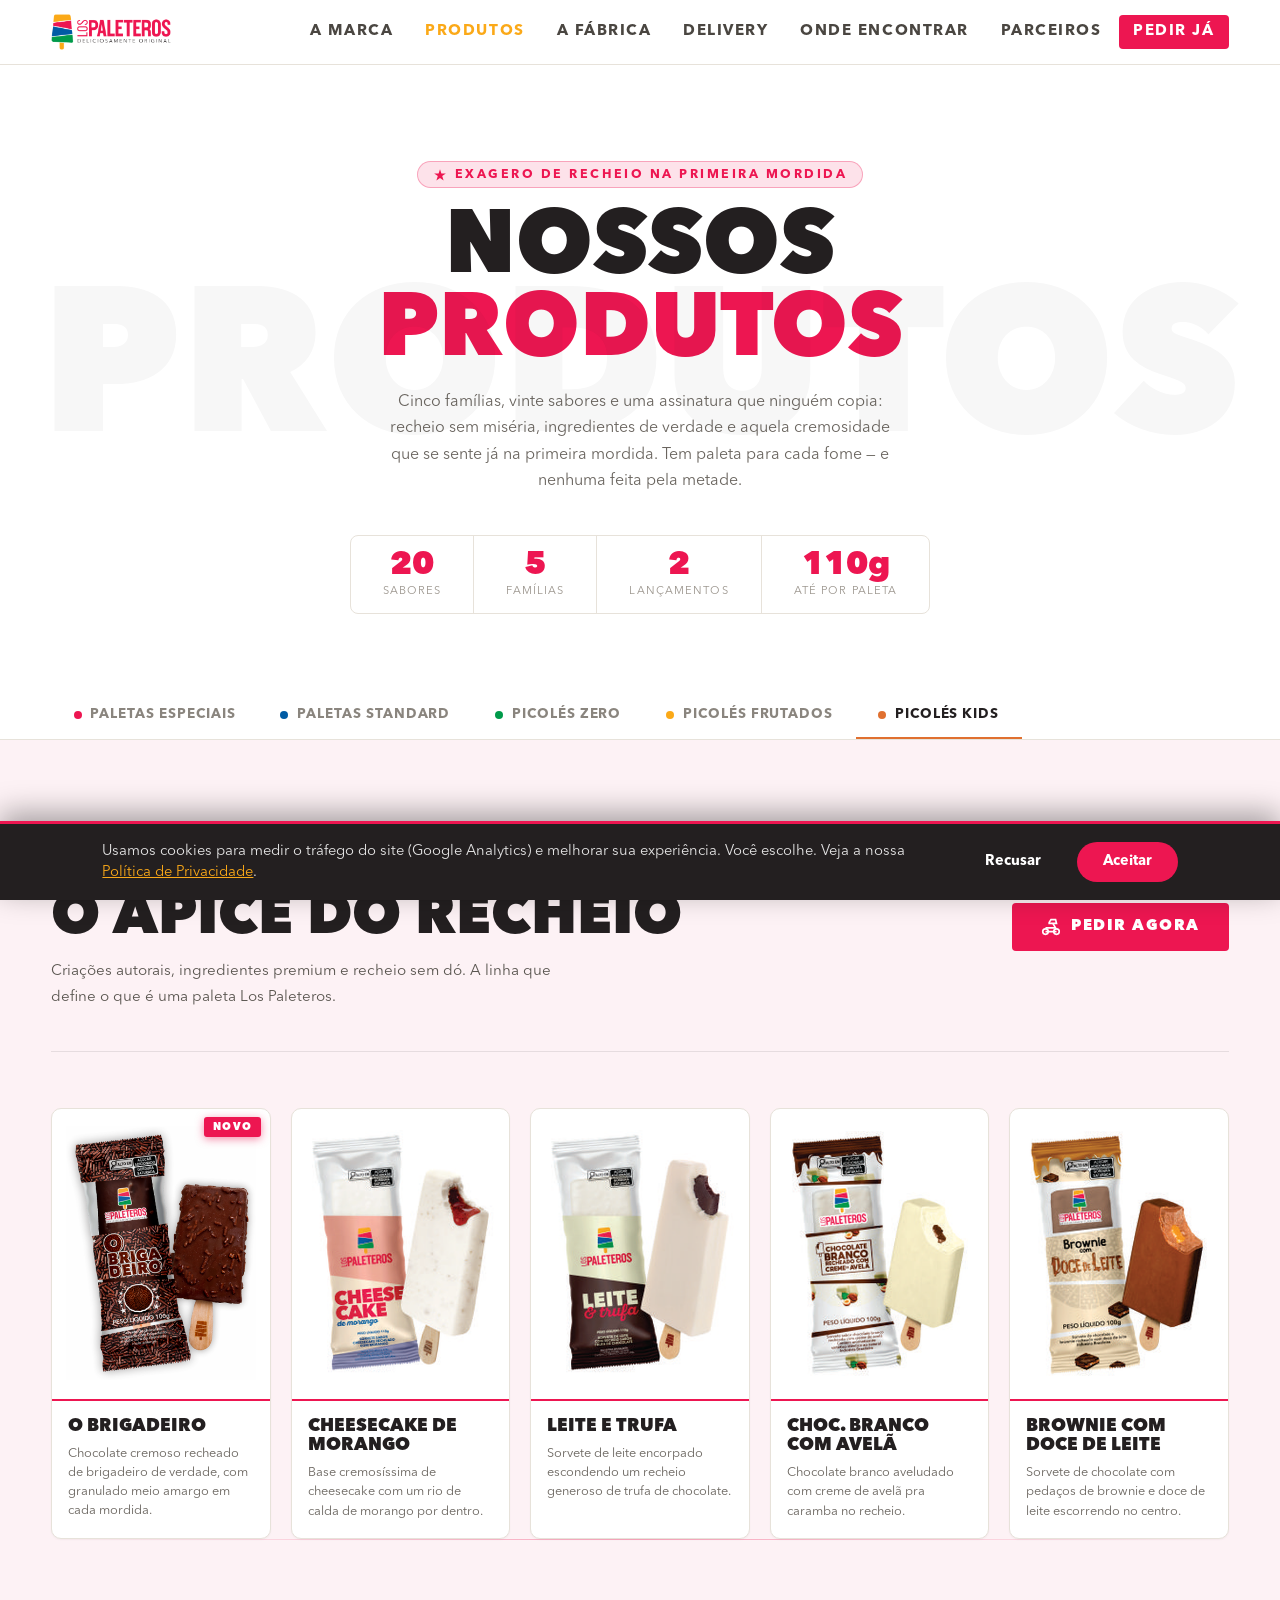
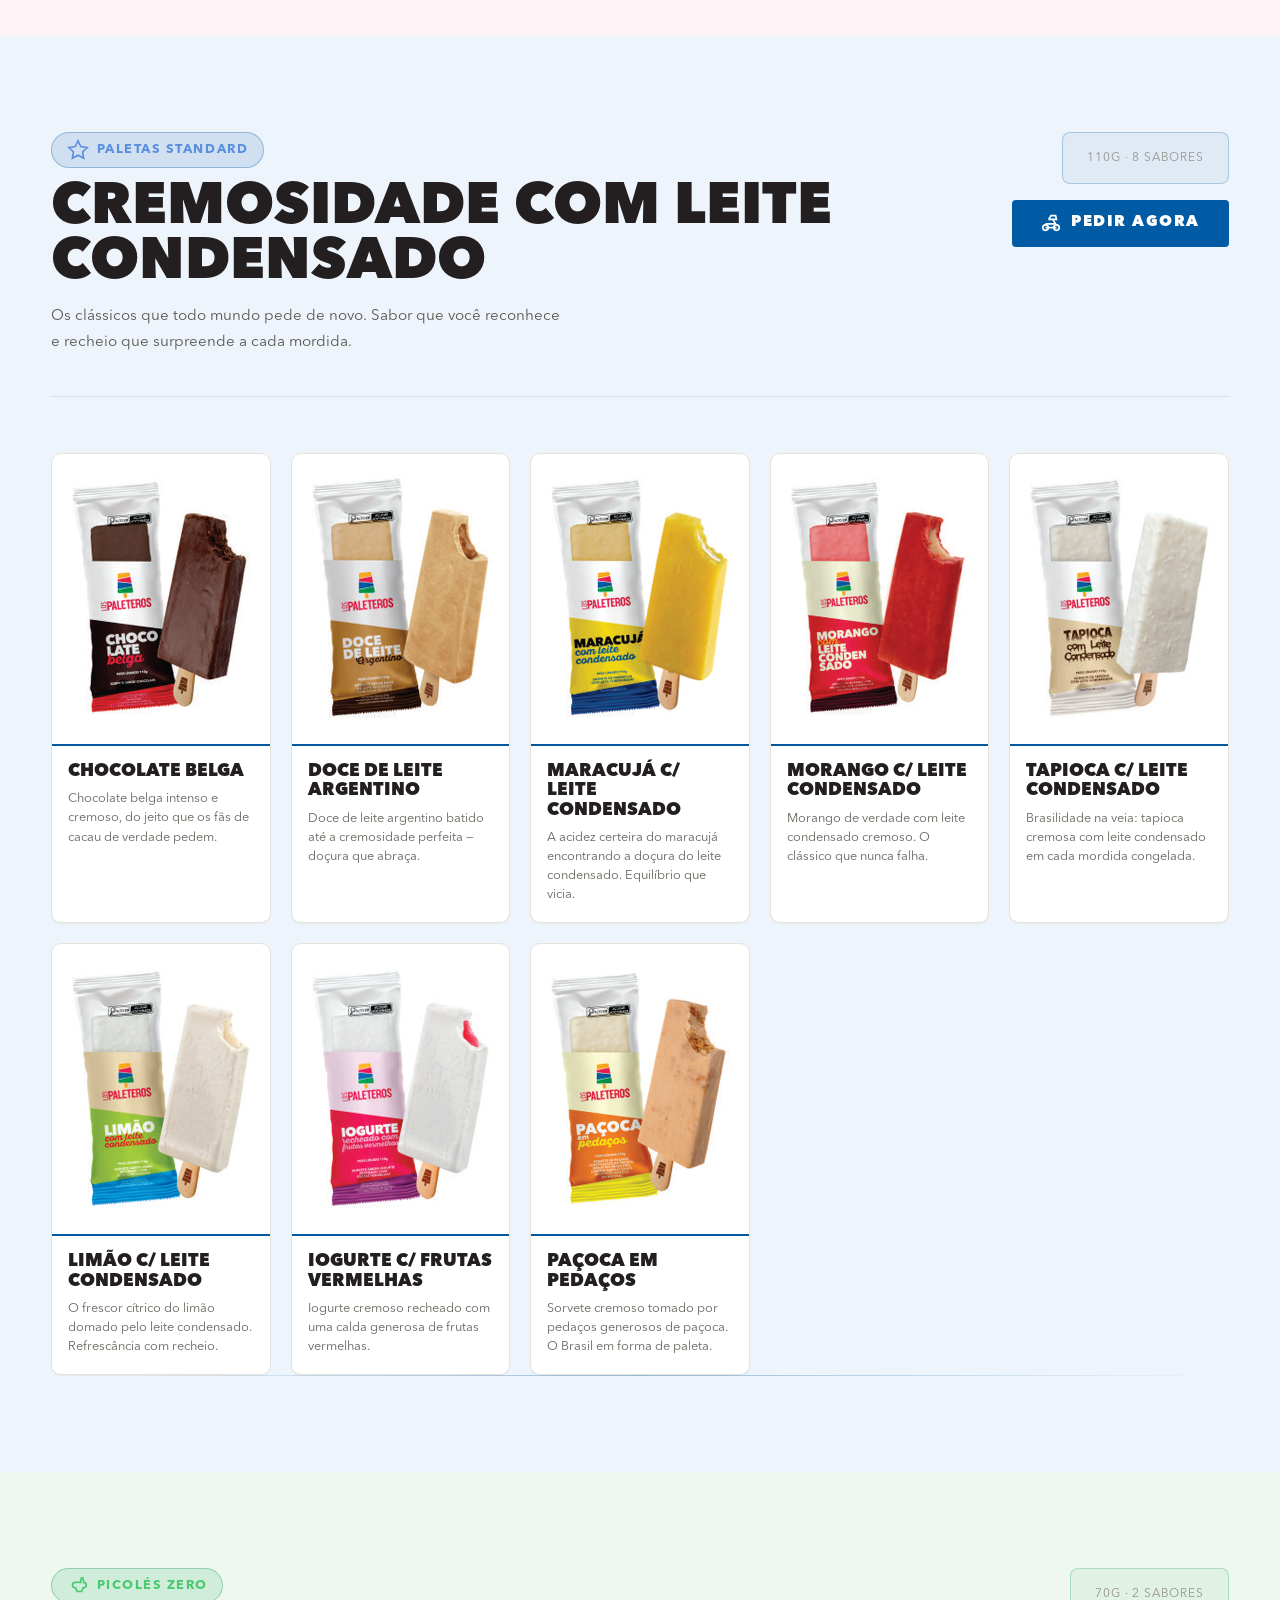
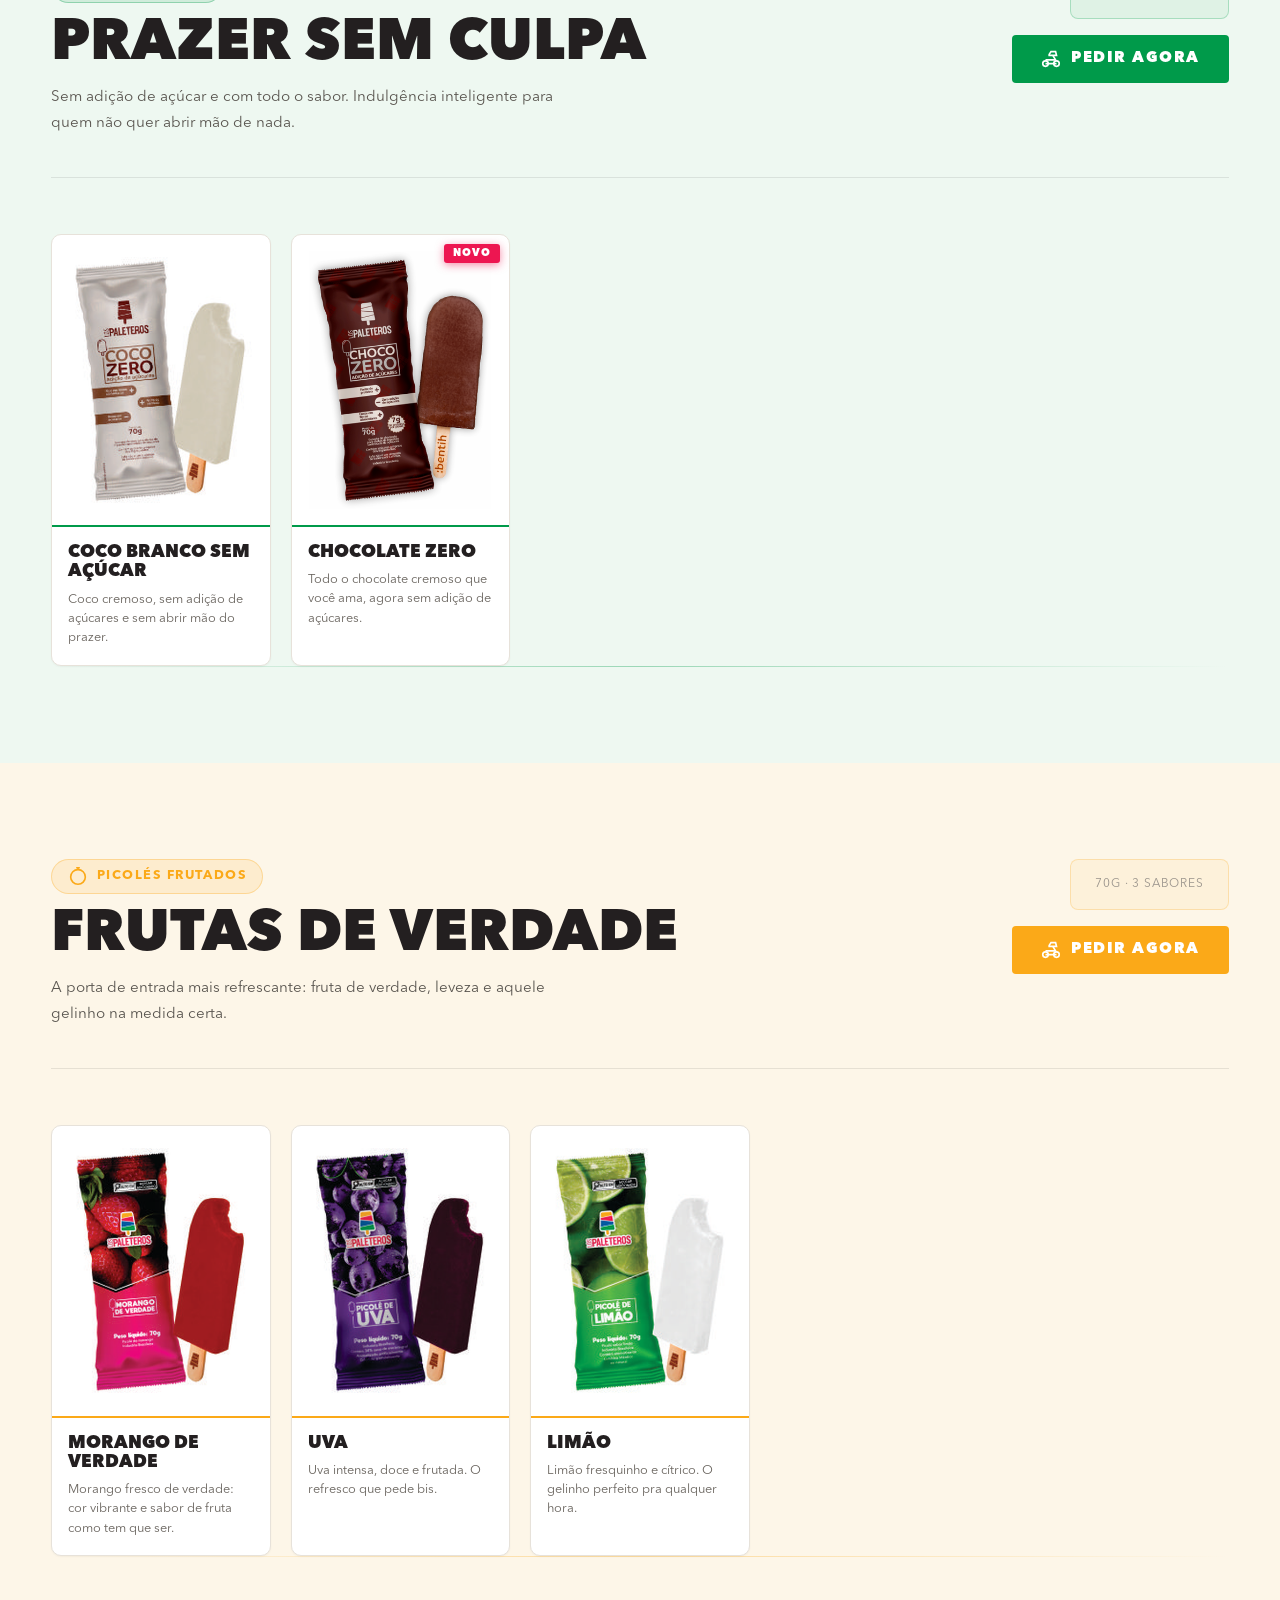
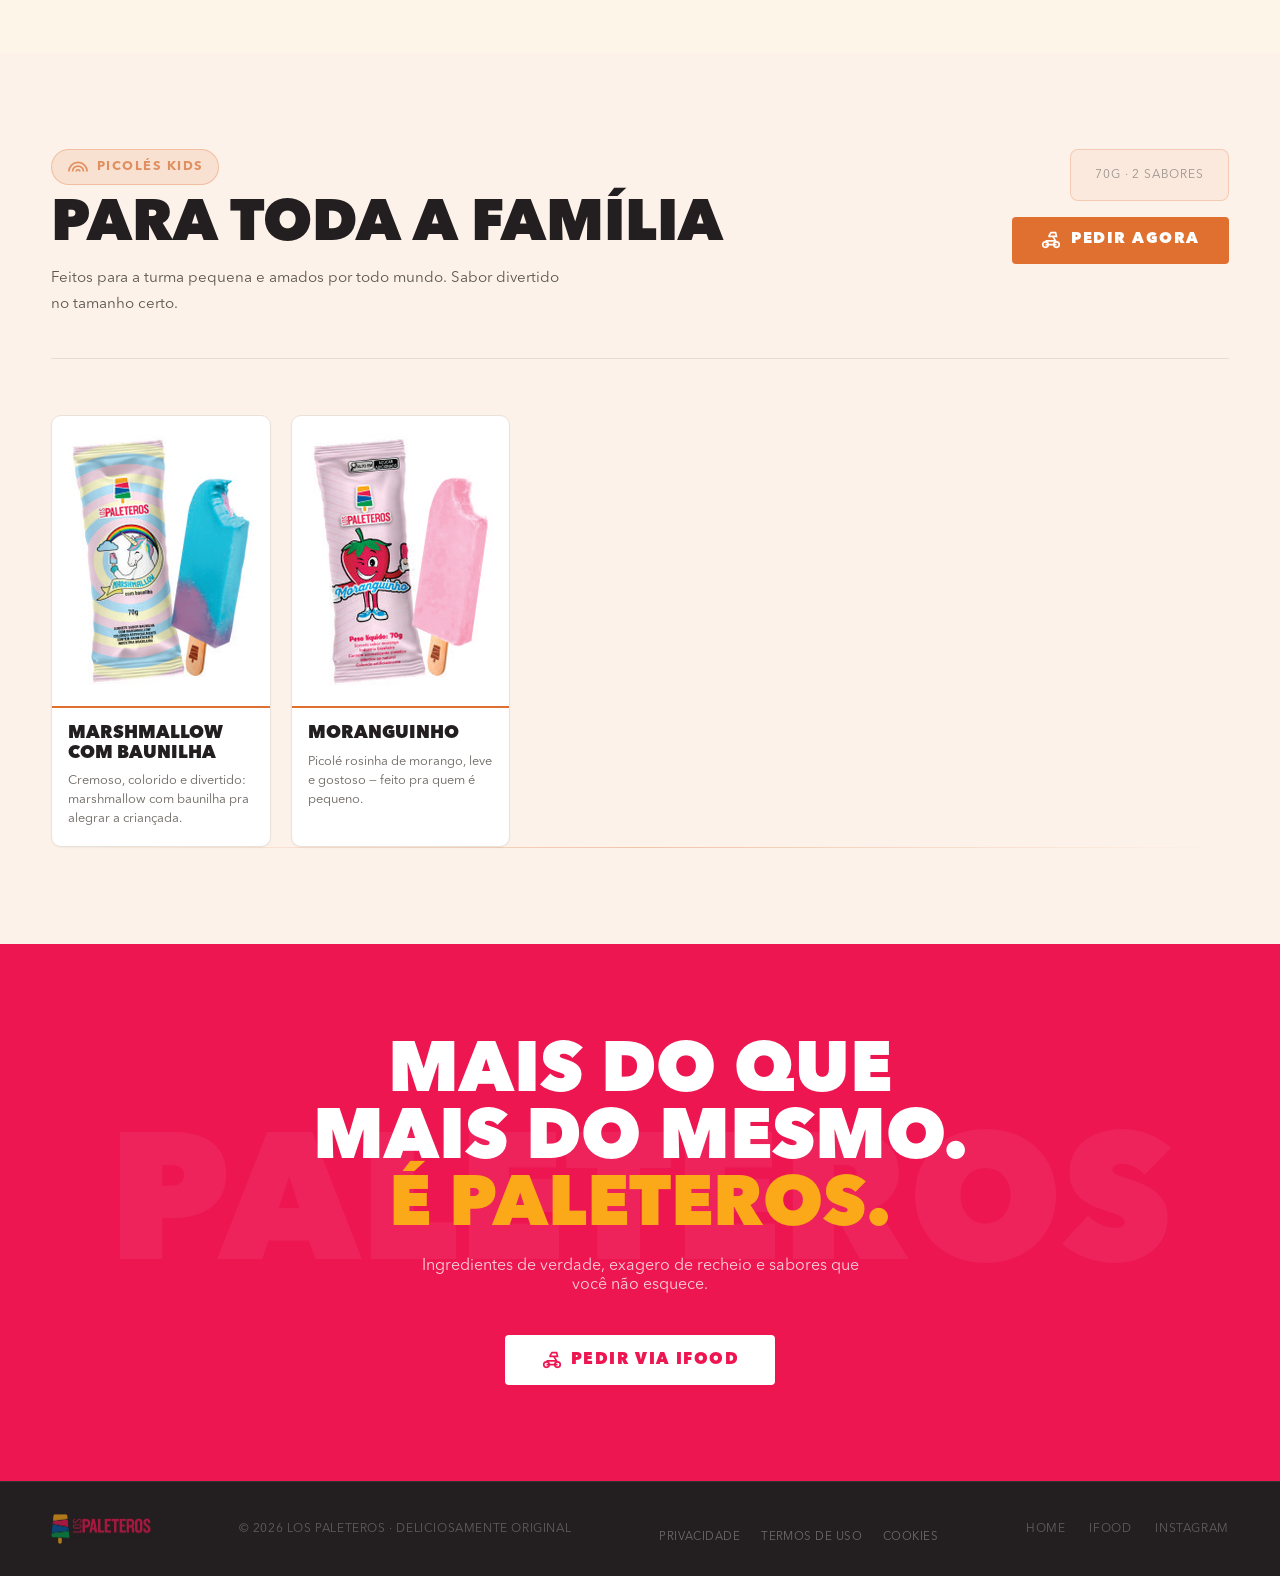
<file: portfolio.html>
<!DOCTYPE html>
<html lang="pt-BR">
<head>
<meta charset="UTF-8">
<meta name="viewport" content="width=device-width,initial-scale=1">
<meta name="google-site-verification" content="18ly1Cz3-vjpHzU4b2qNGjrLrjz-uaaytIBdRXmplEc">
<title>Nossos Produtos — Los Paleteros</title>
<link rel="icon" type="image/png" sizes="32x32" href="assets/img/b6e07322ab95.png">
<link rel="apple-touch-icon" sizes="180x180" href="assets/img/5e5ba79e5bde.png">
<link rel="stylesheet" href="assets/css/brand.css?v=20260624a">
<link rel="stylesheet" href="assets/css/portfolio.css?v=20260624a">
<!-- Google tag (gtag.js) -->
<script>/* LGPD: GA so coleta apos aceite no banner de cookies */window['ga-disable-G-9R4057CDQT']=(function(){try{return localStorage.getItem('lp_cookie_consent')!=='accepted';}catch(e){return true;}})();</script>
<script async src="https://www.googletagmanager.com/gtag/js?id=G-9R4057CDQT"></script>
<script>
  window.dataLayer = window.dataLayer || [];
  function gtag(){dataLayer.push(arguments);}
  gtag('js', new Date());
  gtag('config', 'G-9R4057CDQT');
</script>
<script src="assets/js/pedir-ifood.js?v=20260624a" defer></script>
<script src="assets/js/cookies.js?v=20260624a" defer></script>
</head>
<body>
<nav>
  <div class="nav-in">
    <a href="index.html" class="nav-logo"><img src="assets/img/c477e42424d6.png" alt="Los Paleteros"></a>
    <div class="top-cats">
      <a href="index.html#sobre">A Marca</a>
      <a href="portfolio.html" style="color:var(--yw)">Produtos</a>
      <a href="institucional.html">A Fábrica</a>
      <a href="https://www.ifood.com.br/busca?q=Los%20Paleteros" target="_blank" rel="noopener">Delivery</a>
      <a href="index.html#onde-encontrar">Onde Encontrar</a>
      <a href="parceiros.html">Parceiros</a>
      <a href="https://www.ifood.com.br/busca?q=Los%20Paleteros" target="_blank" rel="noopener" class="nav-cta-pf">Pedir Já</a>
    </div>
    <a href="https://www.ifood.com.br/busca?q=Los%20Paleteros" target="_blank" rel="noopener" class="nav-cta-m">Pedir Já</a><button class="hb" aria-label="Abrir menu" aria-expanded="false"><span></span><span></span><span></span></button></div>
</nav>
<section class="hero">
  <div class="hero-pill"><svg viewBox="0 0 24 24" fill="currentColor" width="14" height="14"><path d="M12 2l2.4 7.4H22l-6.2 4.5 2.4 7.4L12 17l-6.2 4.3 2.4-7.4L2 9.4h7.6z"/></svg> Exagero de recheio na primeira mordida</div>
  <h1 class="hero-title">Nossos<br><span>Produtos</span></h1>
  <p class="hero-sub">Cinco famílias, vinte sabores e uma assinatura que ninguém copia: recheio sem miséria, ingredientes de verdade e aquela cremosidade que se sente já na primeira mordida. Tem paleta para cada fome — e nenhuma feita pela metade.</p>
  <div class="hero-stats">
    <div class="hs"><div class="hs-n">20</div><div class="hs-l">Sabores</div></div>
    <div class="hs"><div class="hs-n">5</div><div class="hs-l">Famílias</div></div>
    <div class="hs"><div class="hs-n">2</div><div class="hs-l">Lançamentos</div></div>
    <div class="hs"><div class="hs-n">110g</div><div class="hs-l">Até por paleta</div></div>
  </div>
</section>
<div class="cns" id="cns">
  <div class="cns-in">
    <a href="#especiais" class="cnl" data-t="especiais" style="--ca:#ED1651"><span class="cnl-dot"></span> Paletas Especiais</a>
    <a href="#standard"  class="cnl" data-t="standard"  style="--ca:#005BA4"><span class="cnl-dot"></span> Paletas Standard</a>
    <a href="#zero"      class="cnl" data-t="zero"       style="--ca:#009A4A"><span class="cnl-dot"></span> Picolés Zero</a>
    <a href="#frutados"  class="cnl" data-t="frutados"   style="--ca:#FBA918"><span class="cnl-dot"></span> Picolés Frutados</a>
    <a href="#kids"      class="cnl" data-t="kids"       style="--ca:#E07030"><span class="cnl-dot"></span> Picolés Kids</a>
  </div>
</div>
<section class="cat-sec" id="especiais" style="background:var(--gd)">
  <div class="cat-in">
    <div class="cat-hd">
      <div class="cat-hd-l">
        <div class="cat-pill" style="background:#ED165120;color:#ED1651;border:1px solid #ED165150"><svg viewBox="0 0 24 24" fill="none" stroke="currentColor" stroke-width="1.8" width="28" height="28"><path d="M6 9H3V4h3M18 9h3V4h-3M12 17v4M8 21h8"/><path d="M6 4h12v7a6 6 0 01-12 0V4z"/></svg> Paletas Especiais</div>
        <h2 class="cat-title">O ápice do recheio</h2>
        <p class="cat-desc">Criações autorais, ingredientes premium e recheio sem dó. A linha que define o que é uma paleta Los Paleteros.</p>
      </div>
      <div class="cat-hd-r">
        <div class="cat-meta" style="border-color:#ED165140;background:#ED165110">
          <div class="cat-weight">100–110g &middot; 5 sabores</div>
        </div>
        <a href="https://www.ifood.com.br/busca?q=Los+Paleteros" class="cat-cta" style="background:#ED1651"><svg viewBox="0 0 24 24" fill="none" stroke="currentColor" stroke-width="1.8" width="22" height="22"><circle cx="6" cy="17" r="3"/><circle cx="18" cy="17" r="3"/><path d="M6 17h12M10 7l2-3h5l1 4H10z"/><path d="M14 8l3 5H6"/></svg> Pedir agora</a>
      </div>
    </div>
    <div class="fc-grid"><div class="fc" style="--ca:#ED1651;--ca2:#9A0030">
  <div class="fc-img-wrap">
    <img src="assets/img/14e98f24c2dd.png" alt="O Brigadeiro" loading="lazy" class="fc-img">
    <span class="badge-new">NOVO</span>
  </div>
  <div class="fc-body">
    <h3 class="fc-name">O Brigadeiro</h3>
    <p class="fc-desc">Chocolate cremoso recheado de brigadeiro de verdade, com granulado meio amargo em cada mordida.</p>
  </div>
</div>
<div class="fc" style="--ca:#ED1651;--ca2:#9A0030">
  <div class="fc-img-wrap">
    <img src="assets/img/2ea2853635e9.png" alt="Cheesecake de Morango" loading="lazy" class="fc-img">
    
  </div>
  <div class="fc-body">
    <h3 class="fc-name">Cheesecake de Morango</h3>
    <p class="fc-desc">Base cremosíssima de cheesecake com um rio de calda de morango por dentro.</p>
  </div>
</div>
<div class="fc" style="--ca:#ED1651;--ca2:#9A0030">
  <div class="fc-img-wrap">
    <img src="assets/img/42a9614d2e84.png" alt="Leite e Trufa" loading="lazy" class="fc-img">
    
  </div>
  <div class="fc-body">
    <h3 class="fc-name">Leite e Trufa</h3>
    <p class="fc-desc">Sorvete de leite encorpado escondendo um recheio generoso de trufa de chocolate.</p>
  </div>
</div>
<div class="fc" style="--ca:#ED1651;--ca2:#9A0030">
  <div class="fc-img-wrap">
    <img src="assets/img/9ba8b572bb99.png" alt="Choc. Branco com Avelã" loading="lazy" class="fc-img">
    
  </div>
  <div class="fc-body">
    <h3 class="fc-name">Choc. Branco com Avelã</h3>
    <p class="fc-desc">Chocolate branco aveludado com creme de avelã pra caramba no recheio.</p>
  </div>
</div>
<div class="fc" style="--ca:#ED1651;--ca2:#9A0030">
  <div class="fc-img-wrap">
    <img src="assets/img/8818afb8b2c3.png" alt="Brownie com Doce de Leite" loading="lazy" class="fc-img">
    
  </div>
  <div class="fc-body">
    <h3 class="fc-name">Brownie com Doce de Leite</h3>
    <p class="fc-desc">Sorvete de chocolate com pedaços de brownie e doce de leite escorrendo no centro.</p>
  </div>
</div></div>
  </div>
  <div class="cat-div" style="background:linear-gradient(90deg,transparent,#ED1651,transparent)"></div>
</section>
<section class="cat-sec" id="standard" style="background:#0d3322">
  <div class="cat-in">
    <div class="cat-hd">
      <div class="cat-hd-l">
        <div class="cat-pill" style="background:#005BA420;color:#5a8fe0;border:1px solid #005BA450"><svg viewBox="0 0 24 24" fill="none" stroke="currentColor" stroke-width="1.8" width="22" height="22"><polygon points="12 2 15.09 8.26 22 9.27 17 14.14 18.18 21.02 12 17.77 5.82 21.02 7 14.14 2 9.27 8.91 8.26 12 2"/></svg> Paletas Standard</div>
        <h2 class="cat-title">Cremosidade com leite condensado</h2>
        <p class="cat-desc">Os clássicos que todo mundo pede de novo. Sabor que você reconhece e recheio que surpreende a cada mordida.</p>
      </div>
      <div class="cat-hd-r">
        <div class="cat-meta" style="border-color:#005BA440;background:#005BA410">
          <div class="cat-weight">110g &middot; 8 sabores</div>
        </div>
        <a href="https://www.ifood.com.br/busca?q=Los+Paleteros" class="cat-cta" style="background:#005BA4"><svg viewBox="0 0 24 24" fill="none" stroke="currentColor" stroke-width="1.8" width="22" height="22"><circle cx="6" cy="17" r="3"/><circle cx="18" cy="17" r="3"/><path d="M6 17h12M10 7l2-3h5l1 4H10z"/><path d="M14 8l3 5H6"/></svg> Pedir agora</a>
      </div>
    </div>
    <div class="fc-grid"><div class="fc" style="--ca:#005BA4;--ca2:#0D2E60">
  <div class="fc-img-wrap">
    <img src="assets/img/6b3b98efbc21.png" alt="Chocolate Belga" loading="lazy" class="fc-img">
    
  </div>
  <div class="fc-body">
    <h3 class="fc-name">Chocolate Belga</h3>
    <p class="fc-desc">Chocolate belga intenso e cremoso, do jeito que os fãs de cacau de verdade pedem.</p>
  </div>
</div>
<div class="fc" style="--ca:#005BA4;--ca2:#0D2E60">
  <div class="fc-img-wrap">
    <img src="assets/img/7adb448d356a.png" alt="Doce de Leite Argentino" loading="lazy" class="fc-img">
    
  </div>
  <div class="fc-body">
    <h3 class="fc-name">Doce de Leite Argentino</h3>
    <p class="fc-desc">Doce de leite argentino batido até a cremosidade perfeita — doçura que abraça.</p>
  </div>
</div>
<div class="fc" style="--ca:#005BA4;--ca2:#0D2E60">
  <div class="fc-img-wrap">
    <img src="assets/img/7279852d7b8d.png" alt="Maracujá c/ Leite Condensado" loading="lazy" class="fc-img">
    
  </div>
  <div class="fc-body">
    <h3 class="fc-name">Maracujá c/ Leite Condensado</h3>
    <p class="fc-desc">A acidez certeira do maracujá encontrando a doçura do leite condensado. Equilíbrio que vicia.</p>
  </div>
</div>
<div class="fc" style="--ca:#005BA4;--ca2:#0D2E60">
  <div class="fc-img-wrap">
    <img src="assets/img/fbdf273adfac.png" alt="Morango c/ Leite Condensado" loading="lazy" class="fc-img">
    
  </div>
  <div class="fc-body">
    <h3 class="fc-name">Morango c/ Leite Condensado</h3>
    <p class="fc-desc">Morango de verdade com leite condensado cremoso. O clássico que nunca falha.</p>
  </div>
</div>
<div class="fc" style="--ca:#005BA4;--ca2:#0D2E60">
  <div class="fc-img-wrap">
    <img src="assets/img/bcc8e6fb2f90.png" alt="Tapioca c/ Leite Condensado" loading="lazy" class="fc-img">
    
  </div>
  <div class="fc-body">
    <h3 class="fc-name">Tapioca c/ Leite Condensado</h3>
    <p class="fc-desc">Brasilidade na veia: tapioca cremosa com leite condensado em cada mordida congelada.</p>
  </div>
</div>
<div class="fc" style="--ca:#005BA4;--ca2:#0D2E60">
  <div class="fc-img-wrap">
    <img src="assets/img/8ec3706282cf.png" alt="Limão c/ Leite Condensado" loading="lazy" class="fc-img">
    
  </div>
  <div class="fc-body">
    <h3 class="fc-name">Limão c/ Leite Condensado</h3>
    <p class="fc-desc">O frescor cítrico do limão domado pelo leite condensado. Refrescância com recheio.</p>
  </div>
</div>
<div class="fc" style="--ca:#005BA4;--ca2:#0D2E60">
  <div class="fc-img-wrap">
    <img src="assets/img/11c560f306d4.png" alt="Iogurte c/ Frutas Vermelhas" loading="lazy" class="fc-img">
    
  </div>
  <div class="fc-body">
    <h3 class="fc-name">Iogurte c/ Frutas Vermelhas</h3>
    <p class="fc-desc">Iogurte cremoso recheado com uma calda generosa de frutas vermelhas.</p>
  </div>
</div>
<div class="fc" style="--ca:#005BA4;--ca2:#0D2E60">
  <div class="fc-img-wrap">
    <img src="assets/img/5f70136366d0.png" alt="Paçoca em Pedaços" loading="lazy" class="fc-img">
    
  </div>
  <div class="fc-body">
    <h3 class="fc-name">Paçoca em Pedaços</h3>
    <p class="fc-desc">Sorvete cremoso tomado por pedaços generosos de paçoca. O Brasil em forma de paleta.</p>
  </div>
</div></div>
  </div>
  <div class="cat-div" style="background:linear-gradient(90deg,transparent,#005BA4,transparent)"></div>
</section>
<section class="cat-sec" id="zero" style="background:var(--gd)">
  <div class="cat-in">
    <div class="cat-hd">
      <div class="cat-hd-l">
        <div class="cat-pill" style="background:#009A4A20;color:#4ac96e;border:1px solid #009A4A50"><svg viewBox="0 0 24 24" fill="none" stroke="currentColor" stroke-width="1.8" width="22" height="22"><path d="M18 3a3 3 0 00-3 3v2H9a3 3 0 000 6h.5l1.5 4h5l1.5-4H18a3 3 0 000-6V6a3 3 0 00-3-3z"/></svg> Picolés Zero</div>
        <h2 class="cat-title">Prazer sem culpa</h2>
        <p class="cat-desc">Sem adição de açúcar e com todo o sabor. Indulgência inteligente para quem não quer abrir mão de nada.</p>
      </div>
      <div class="cat-hd-r">
        <div class="cat-meta" style="border-color:#009A4A40;background:#009A4A10">
          <div class="cat-weight">70g &middot; 2 sabores</div>
        </div>
        <a href="https://www.ifood.com.br/busca?q=Los+Paleteros" class="cat-cta" style="background:#009A4A"><svg viewBox="0 0 24 24" fill="none" stroke="currentColor" stroke-width="1.8" width="22" height="22"><circle cx="6" cy="17" r="3"/><circle cx="18" cy="17" r="3"/><path d="M6 17h12M10 7l2-3h5l1 4H10z"/><path d="M14 8l3 5H6"/></svg> Pedir agora</a>
      </div>
    </div>
    <div class="fc-grid"><div class="fc" style="--ca:#009A4A;--ca2:#0A4520">
  <div class="fc-img-wrap">
    <img src="assets/img/4673fa06a958.png" alt="Coco Branco sem Açúcar" loading="lazy" class="fc-img">
    
  </div>
  <div class="fc-body">
    <h3 class="fc-name">Coco Branco sem Açúcar</h3>
    <p class="fc-desc">Coco cremoso, sem adição de açúcares e sem abrir mão do prazer.</p>
  </div>
</div>
<div class="fc" style="--ca:#009A4A;--ca2:#0A4520">
  <div class="fc-img-wrap">
    <img src="assets/img/eebff0d880f1.png" alt="Chocolate Zero" loading="lazy" class="fc-img">
    <span class="badge-new">NOVO</span>
  </div>
  <div class="fc-body">
    <h3 class="fc-name">Chocolate Zero</h3>
    <p class="fc-desc">Todo o chocolate cremoso que você ama, agora sem adição de açúcares.</p>
  </div>
</div></div>
  </div>
  <div class="cat-div" style="background:linear-gradient(90deg,transparent,#009A4A,transparent)"></div>
</section>
<section class="cat-sec" id="frutados" style="background:#0d3322">
  <div class="cat-in">
    <div class="cat-hd">
      <div class="cat-hd-l">
        <div class="cat-pill" style="background:#FBA91820;color:#FBA918;border:1px solid #FBA91850"><svg viewBox="0 0 24 24" fill="none" stroke="currentColor" stroke-width="1.8" width="22" height="22"><circle cx="12" cy="13" r="8"/><path d="M12 5V3M10 3h4"/></svg> Picolés Frutados</div>
        <h2 class="cat-title">Frutas de verdade</h2>
        <p class="cat-desc">A porta de entrada mais refrescante: fruta de verdade, leveza e aquele gelinho na medida certa.</p>
      </div>
      <div class="cat-hd-r">
        <div class="cat-meta" style="border-color:#FBA91840;background:#FBA91810">
          <div class="cat-weight">70g &middot; 3 sabores</div>
        </div>
        <a href="https://www.ifood.com.br/busca?q=Los+Paleteros" class="cat-cta" style="background:#FBA918"><svg viewBox="0 0 24 24" fill="none" stroke="currentColor" stroke-width="1.8" width="22" height="22"><circle cx="6" cy="17" r="3"/><circle cx="18" cy="17" r="3"/><path d="M6 17h12M10 7l2-3h5l1 4H10z"/><path d="M14 8l3 5H6"/></svg> Pedir agora</a>
      </div>
    </div>
    <div class="fc-grid"><div class="fc" style="--ca:#FBA918;--ca2:#9A6200">
  <div class="fc-img-wrap">
    <img src="assets/img/5dd87d00012f.png" alt="Morango de Verdade" loading="lazy" class="fc-img">
    
  </div>
  <div class="fc-body">
    <h3 class="fc-name">Morango de Verdade</h3>
    <p class="fc-desc">Morango fresco de verdade: cor vibrante e sabor de fruta como tem que ser.</p>
  </div>
</div>
<div class="fc" style="--ca:#FBA918;--ca2:#9A6200">
  <div class="fc-img-wrap">
    <img src="assets/img/8dba6a0c7628.png" alt="Uva" loading="lazy" class="fc-img">
    
  </div>
  <div class="fc-body">
    <h3 class="fc-name">Uva</h3>
    <p class="fc-desc">Uva intensa, doce e frutada. O refresco que pede bis.</p>
  </div>
</div>
<div class="fc" style="--ca:#FBA918;--ca2:#9A6200">
  <div class="fc-img-wrap">
    <img src="assets/img/20662dd6a0f7.png" alt="Limão" loading="lazy" class="fc-img">
    
  </div>
  <div class="fc-body">
    <h3 class="fc-name">Limão</h3>
    <p class="fc-desc">Limão fresquinho e cítrico. O gelinho perfeito pra qualquer hora.</p>
  </div>
</div></div>
  </div>
  <div class="cat-div" style="background:linear-gradient(90deg,transparent,#FBA918,transparent)"></div>
</section>
<section class="cat-sec" id="kids" style="background:var(--gd)">
  <div class="cat-in">
    <div class="cat-hd">
      <div class="cat-hd-l">
        <div class="cat-pill" style="background:#E0703020;color:#e09060;border:1px solid #E0703050"><svg viewBox="0 0 24 24" fill="none" stroke="currentColor" stroke-width="1.8" width="22" height="22"><path d="M22 17a10 10 0 00-20 0"/><path d="M6 17a6 6 0 0112 0"/><path d="M10 17a2 2 0 014 0"/></svg> Picolés Kids</div>
        <h2 class="cat-title">Para toda a família</h2>
        <p class="cat-desc">Feitos para a turma pequena e amados por todo mundo. Sabor divertido no tamanho certo.</p>
      </div>
      <div class="cat-hd-r">
        <div class="cat-meta" style="border-color:#E0703040;background:#E0703010">
          <div class="cat-weight">70g &middot; 2 sabores</div>
        </div>
        <a href="https://www.ifood.com.br/busca?q=Los+Paleteros" class="cat-cta" style="background:#E07030"><svg viewBox="0 0 24 24" fill="none" stroke="currentColor" stroke-width="1.8" width="22" height="22"><circle cx="6" cy="17" r="3"/><circle cx="18" cy="17" r="3"/><path d="M6 17h12M10 7l2-3h5l1 4H10z"/><path d="M14 8l3 5H6"/></svg> Pedir agora</a>
      </div>
    </div>
    <div class="fc-grid"><div class="fc" style="--ca:#E07030;--ca2:#7A3010">
  <div class="fc-img-wrap">
    <img src="assets/img/c13335d6ec8c.png" alt="Marshmallow com Baunilha" loading="lazy" class="fc-img">
    
  </div>
  <div class="fc-body">
    <h3 class="fc-name">Marshmallow com Baunilha</h3>
    <p class="fc-desc">Cremoso, colorido e divertido: marshmallow com baunilha pra alegrar a criançada.</p>
  </div>
</div>
<div class="fc" style="--ca:#E07030;--ca2:#7A3010">
  <div class="fc-img-wrap">
    <img src="assets/img/70b83ba17cb5.png" alt="Moranguinho" loading="lazy" class="fc-img">
    
  </div>
  <div class="fc-body">
    <h3 class="fc-name">Moranguinho</h3>
    <p class="fc-desc">Picolé rosinha de morango, leve e gostoso — feito pra quem é pequeno.</p>
  </div>
</div></div>
  </div>
  <div class="cat-div" style="background:linear-gradient(90deg,transparent,#E07030,transparent)"></div>
</section>
<section class="ftcta">
  <div class="ftcta-in">
    <h2>Mais do que<br>mais do mesmo.<br><span>É Paleteros.</span></h2>
    <p>Ingredientes de verdade, exagero de recheio e sabores que você não esquece.</p>
    <div class="ftcta-btns">
      <a href="https://www.ifood.com.br/busca?q=Los+Paleteros" class="btn-wh"><svg viewBox="0 0 24 24" fill="none" stroke="currentColor" stroke-width="1.8" width="22" height="22"><circle cx="6" cy="17" r="3"/><circle cx="18" cy="17" r="3"/><path d="M6 17h12M10 7l2-3h5l1 4H10z"/><path d="M14 8l3 5H6"/></svg> Pedir via iFood</a>
      
    </div>
  </div>
</section>
<footer>
  <div class="ft-logo"><img src="assets/img/c477e42424d6.png" alt="Los Paleteros"></div>
  <p class="ft-copy">© 2026 Los Paleteros · Deliciosamente Original</p>
  <p class="ft-legal"><a href="privacidade.html">Privacidade</a><a href="termos.html">Termos de Uso</a><a href="#" onclick="return lpCookiePrefs()">Cookies</a></p>
  <div class="ft-links">
    <a href="index.html">Home</a>
    <a href="https://www.ifood.com.br/busca?q=Los+Paleteros">iFood</a>
    <a href="https://www.instagram.com/los_paleteros/">Instagram</a>
  </div>
</footer>
<script>
const secs=document.querySelectorAll('.cat-sec');
const cnls=document.querySelectorAll('.cnl');
const obs=new IntersectionObserver(e=>{e.forEach(x=>{if(x.isIntersecting)cnls.forEach(n=>n.classList.toggle('active',n.dataset.t===x.target.id));});},{threshold:.3});
secs.forEach(s=>obs.observe(s));
const ro=new IntersectionObserver(e=>{e.forEach(x=>{if(x.isIntersecting){x.target.classList.add('vis');ro.unobserve(x.target);}});},{threshold:.08});
document.querySelectorAll('.fc,.cat-hd').forEach((el,i)=>{el.classList.add('reveal');el.style.transitionDelay=(i%8)*.06+'s';ro.observe(el);});
</script>

<script>
(function(){
  document.querySelectorAll('.hb').forEach(function(b){
    b.addEventListener('click',function(e){
      e.stopPropagation();
      var nav=b.closest('nav'); var menu=nav&&nav.querySelector('.nav-links,.top-cats');
      var open=b.classList.toggle('open');
      if(menu) menu.classList.toggle('open',open);
      b.setAttribute('aria-expanded',open);
    });
  });
  document.querySelectorAll('.nav-links a,.top-cats a').forEach(function(a){
    a.addEventListener('click',function(){
      var nav=a.closest('nav'); if(!nav) return;
      var menu=nav.querySelector('.nav-links,.top-cats'); var b=nav.querySelector('.hb');
      if(menu) menu.classList.remove('open');
      if(b){b.classList.remove('open');b.setAttribute('aria-expanded','false');}
    });
  });
  document.addEventListener('click',function(e){
    document.querySelectorAll('nav').forEach(function(nav){
      if(nav.contains(e.target)) return;
      var menu=nav.querySelector('.nav-links.open,.top-cats.open'); var b=nav.querySelector('.hb.open');
      if(menu) menu.classList.remove('open');
      if(b){b.classList.remove('open');b.setAttribute('aria-expanded','false');}
    });
  });
})();
</script>
</body>
</html>
</file>
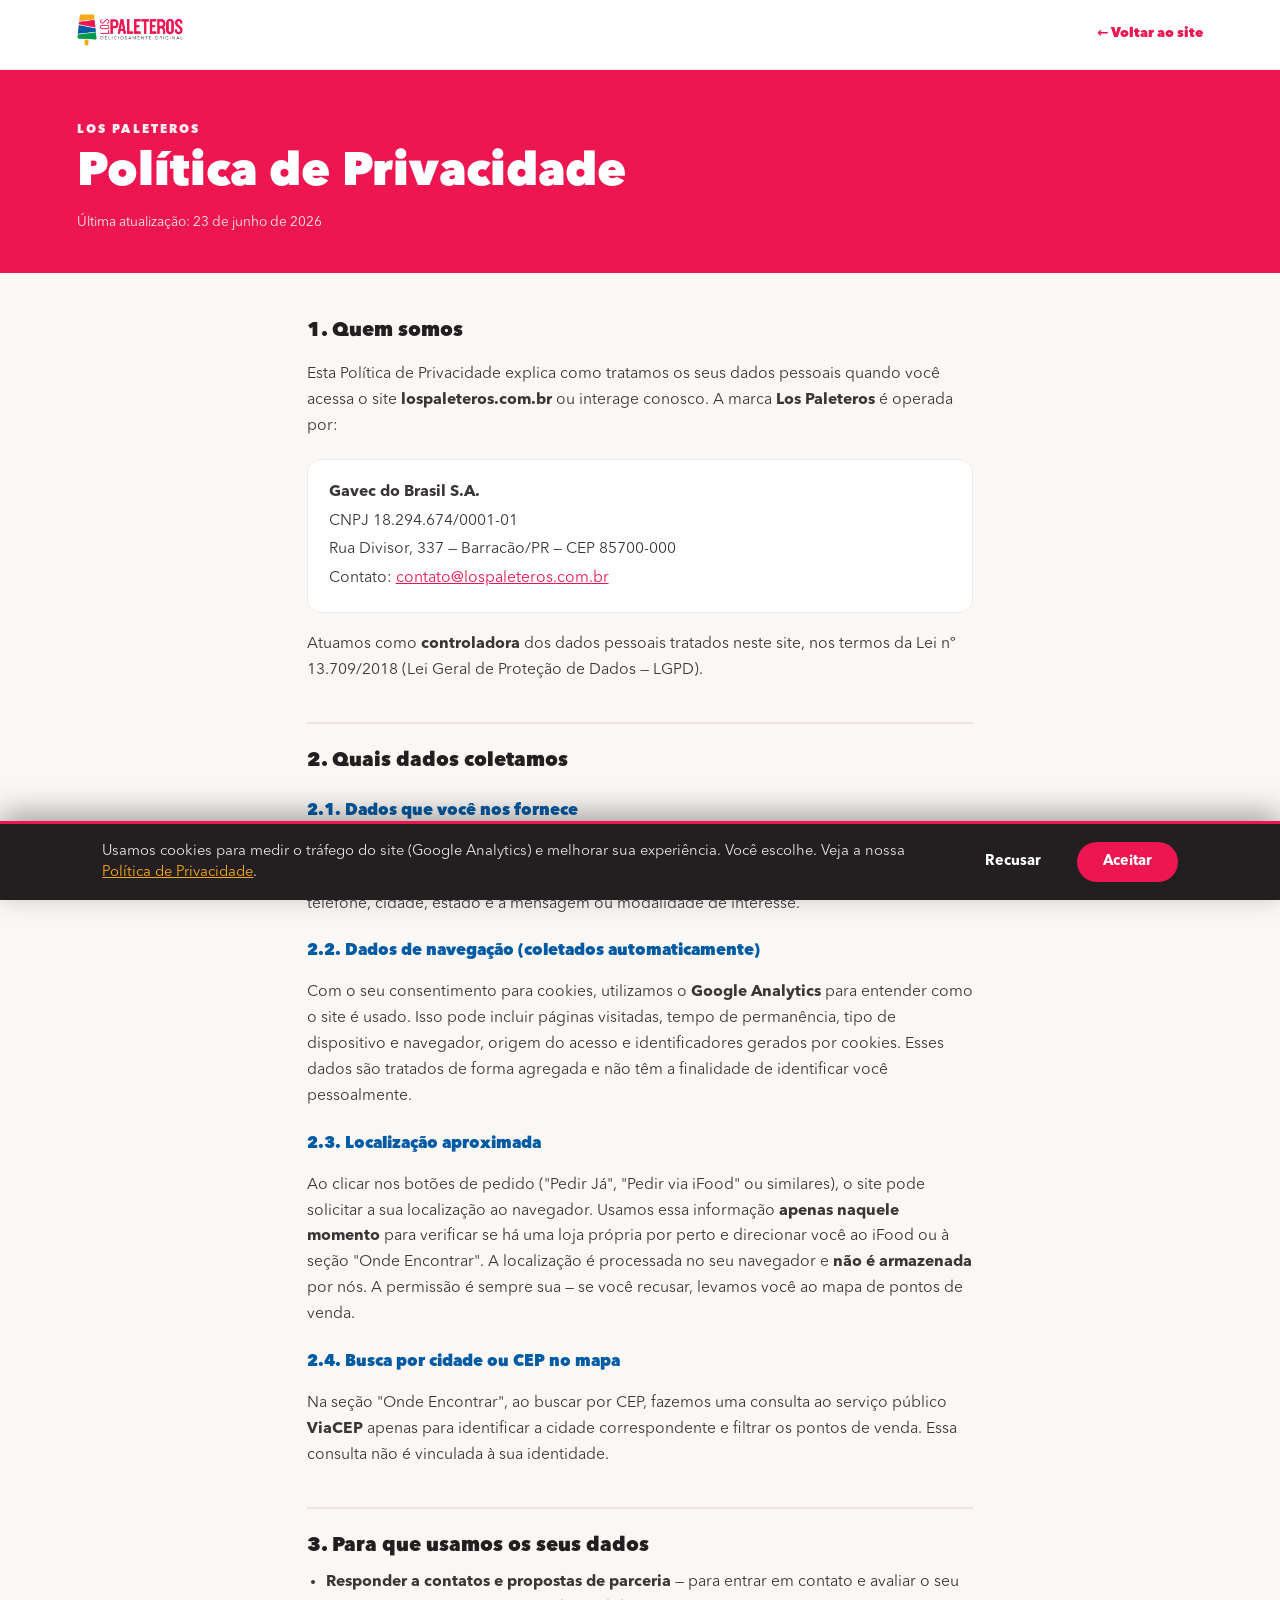
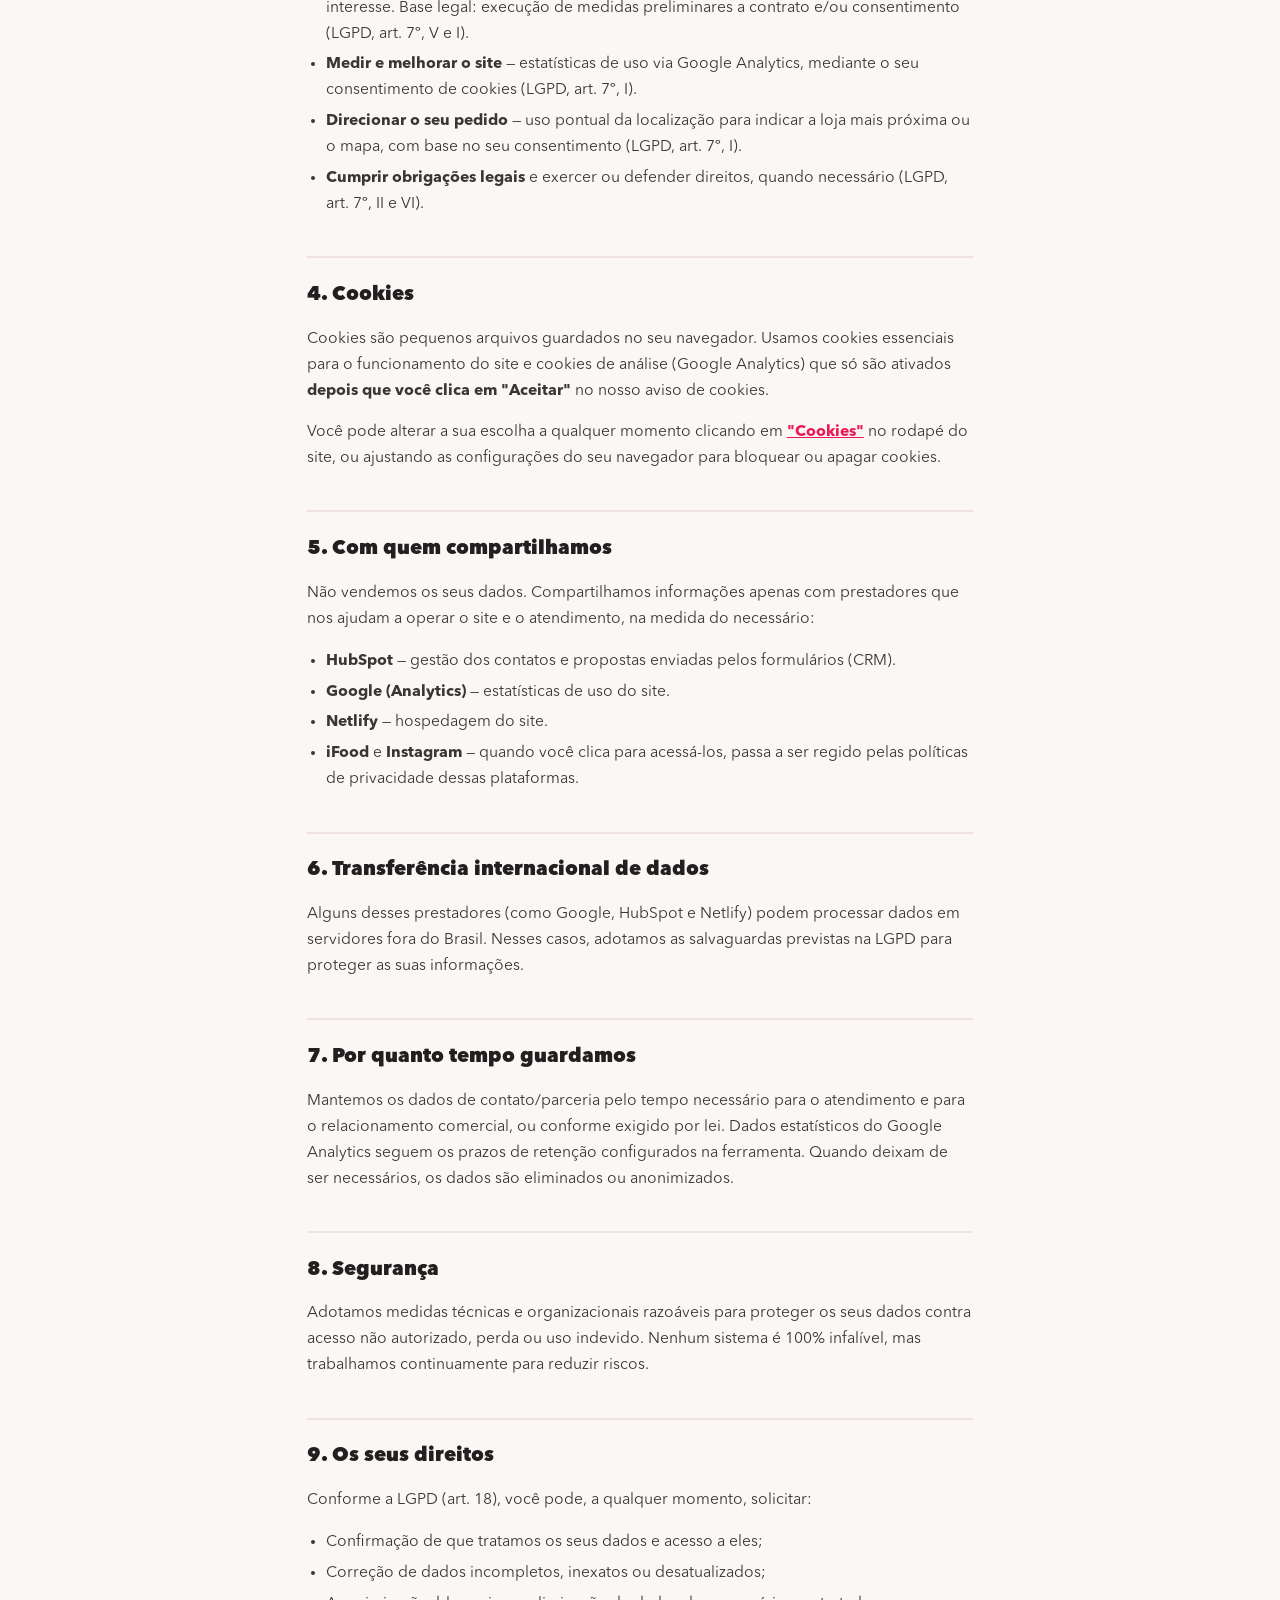
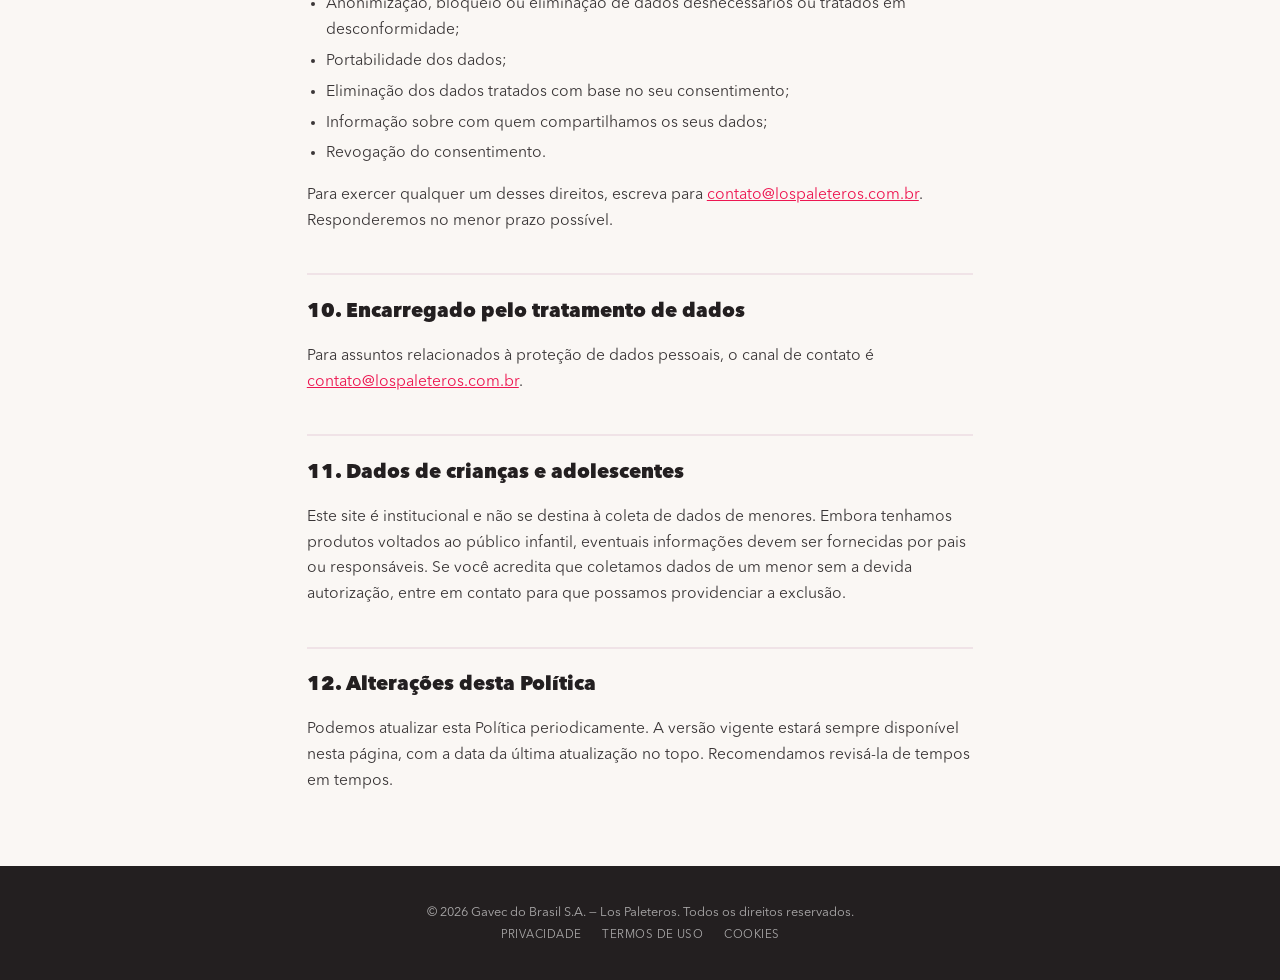
<file: privacidade.html>
<!DOCTYPE html>
<html lang="pt-BR">
<head>
<meta charset="UTF-8">
<meta name="viewport" content="width=device-width,initial-scale=1">
<title>Política de Privacidade — Los Paleteros</title>
<meta name="description" content="Política de Privacidade da Los Paleteros (Gavec do Brasil S.A.). Como tratamos seus dados pessoais conforme a LGPD.">
<link rel="icon" type="image/png" sizes="32x32" href="assets/img/b6e07322ab95.png">
<link rel="apple-touch-icon" sizes="180x180" href="assets/img/5e5ba79e5bde.png">
<link rel="stylesheet" href="assets/css/brand.css?v=20260624a">
<style>
:root{--mg:#ED1651;--bl:#005BA4;--ink:#231F20;--amber:#FBA918}
*{box-sizing:border-box}
body{margin:0;font-family:'Avenir Next',system-ui,-apple-system,sans-serif;background:#faf7f4;color:#231F20;line-height:1.65;-webkit-font-smoothing:antialiased}
.lg-top{position:sticky;top:0;z-index:50;background:#fff;border-bottom:1px solid #ececec;display:flex;align-items:center;justify-content:space-between;padding:.85rem 6vw}
.lg-top img{height:32px;width:auto}
.lg-top a.back{font-size:.84rem;font-weight:800;color:var(--mg);text-decoration:none}
.lg-hero{background:var(--mg);color:#fff;padding:3.2rem 6vw 2.4rem}
.lg-hero .ey{font-size:.74rem;font-weight:800;letter-spacing:.18em;text-transform:uppercase;opacity:.92;margin:0 0 .55rem}
.lg-hero h1{font-size:clamp(1.9rem,5vw,2.9rem);font-weight:900;margin:0;line-height:1.05}
.lg-hero .upd{margin:.9rem 0 0;font-size:.85rem;opacity:.92}
main.legal{max-width:820px;margin:0 auto;padding:2.6rem 6vw 3.5rem}
main.legal h2{font-size:1.22rem;font-weight:900;color:var(--ink);margin:2.4rem 0 .5rem;padding-top:1.3rem;border-top:2px solid #f0e3e7}
main.legal h2:first-of-type{border-top:0;padding-top:0;margin-top:0}
main.legal h3{font-size:1rem;font-weight:800;color:var(--bl);margin:1.3rem 0 .25rem}
main.legal p,main.legal li{font-size:.98rem;color:#3a3637}
main.legal a{color:var(--mg)}
main.legal ul{padding-left:1.2rem;margin:.45rem 0}
main.legal li{margin:.32rem 0}
.lg-box{background:#fff;border:1px solid #ececec;border-radius:14px;padding:1.05rem 1.3rem;margin:1.2rem 0}
.lg-box p{margin:.18rem 0;font-size:.95rem}
.lg-foot{background:#231F20;color:rgba(255,255,255,.62);text-align:center;padding:2rem 6vw;font-size:.8rem}
.lg-foot p{margin:.2rem 0}
.lg-foot a{color:rgba(255,255,255,.62)}
</style>
<script>/* LGPD: GA so coleta apos aceite no banner de cookies */window['ga-disable-G-9R4057CDQT']=(function(){try{return localStorage.getItem('lp_cookie_consent')!=='accepted';}catch(e){return true;}})();</script>
<!-- Google tag (gtag.js) -->
<script async src="https://www.googletagmanager.com/gtag/js?id=G-9R4057CDQT"></script>
<script>
  window.dataLayer = window.dataLayer || [];
  function gtag(){dataLayer.push(arguments);}
  gtag('js', new Date());
  gtag('config', 'G-9R4057CDQT');
</script>
<script src="assets/js/cookies.js?v=20260624a" defer></script>
</head>
<body>

<header class="lg-top">
  <a href="index.html"><img src="assets/img/0e4c11487cf8.png" alt="Los Paleteros"></a>
  <a href="index.html" class="back">← Voltar ao site</a>
</header>

<section class="lg-hero">
  <p class="ey">Los Paleteros</p>
  <h1>Política de Privacidade</h1>
  <p class="upd">Última atualização: 23 de junho de 2026</p>
</section>

<main class="legal">

  <h2>1. Quem somos</h2>
  <p>Esta Política de Privacidade explica como tratamos os seus dados pessoais quando você acessa o site <strong>lospaleteros.com.br</strong> ou interage conosco. A marca <strong>Los Paleteros</strong> é operada por:</p>
  <div class="lg-box">
    <p><strong>Gavec do Brasil S.A.</strong></p>
    <p>CNPJ 18.294.674/0001-01</p>
    <p>Rua Divisor, 337 — Barracão/PR — CEP 85700-000</p>
    <p>Contato: <a href="mailto:contato@lospaleteros.com.br">contato@lospaleteros.com.br</a></p>
  </div>
  <p>Atuamos como <strong>controladora</strong> dos dados pessoais tratados neste site, nos termos da Lei nº 13.709/2018 (Lei Geral de Proteção de Dados — LGPD).</p>

  <h2>2. Quais dados coletamos</h2>

  <h3>2.1. Dados que você nos fornece</h3>
  <p>Quando você preenche um dos formulários de parceria (Freezer, Quiosque, Eventos ou Distribuição), coletamos as informações que você digita, que podem incluir: nome, e-mail, telefone, cidade, estado e a mensagem ou modalidade de interesse.</p>

  <h3>2.2. Dados de navegação (coletados automaticamente)</h3>
  <p>Com o seu consentimento para cookies, utilizamos o <strong>Google Analytics</strong> para entender como o site é usado. Isso pode incluir páginas visitadas, tempo de permanência, tipo de dispositivo e navegador, origem do acesso e identificadores gerados por cookies. Esses dados são tratados de forma agregada e não têm a finalidade de identificar você pessoalmente.</p>

  <h3>2.3. Localização aproximada</h3>
  <p>Ao clicar nos botões de pedido ("Pedir Já", "Pedir via iFood" ou similares), o site pode solicitar a sua localização ao navegador. Usamos essa informação <strong>apenas naquele momento</strong> para verificar se há uma loja própria por perto e direcionar você ao iFood ou à seção "Onde Encontrar". A localização é processada no seu navegador e <strong>não é armazenada</strong> por nós. A permissão é sempre sua — se você recusar, levamos você ao mapa de pontos de venda.</p>

  <h3>2.4. Busca por cidade ou CEP no mapa</h3>
  <p>Na seção "Onde Encontrar", ao buscar por CEP, fazemos uma consulta ao serviço público <strong>ViaCEP</strong> apenas para identificar a cidade correspondente e filtrar os pontos de venda. Essa consulta não é vinculada à sua identidade.</p>

  <h2>3. Para que usamos os seus dados</h2>
  <ul>
    <li><strong>Responder a contatos e propostas de parceria</strong> — para entrar em contato e avaliar o seu interesse. Base legal: execução de medidas preliminares a contrato e/ou consentimento (LGPD, art. 7º, V e I).</li>
    <li><strong>Medir e melhorar o site</strong> — estatísticas de uso via Google Analytics, mediante o seu consentimento de cookies (LGPD, art. 7º, I).</li>
    <li><strong>Direcionar o seu pedido</strong> — uso pontual da localização para indicar a loja mais próxima ou o mapa, com base no seu consentimento (LGPD, art. 7º, I).</li>
    <li><strong>Cumprir obrigações legais</strong> e exercer ou defender direitos, quando necessário (LGPD, art. 7º, II e VI).</li>
  </ul>

  <h2>4. Cookies</h2>
  <p>Cookies são pequenos arquivos guardados no seu navegador. Usamos cookies essenciais para o funcionamento do site e cookies de análise (Google Analytics) que só são ativados <strong>depois que você clica em "Aceitar"</strong> no nosso aviso de cookies.</p>
  <p>Você pode alterar a sua escolha a qualquer momento clicando em <a href="#" onclick="return lpCookiePrefs()"><strong>"Cookies"</strong></a> no rodapé do site, ou ajustando as configurações do seu navegador para bloquear ou apagar cookies.</p>

  <h2>5. Com quem compartilhamos</h2>
  <p>Não vendemos os seus dados. Compartilhamos informações apenas com prestadores que nos ajudam a operar o site e o atendimento, na medida do necessário:</p>
  <ul>
    <li><strong>HubSpot</strong> — gestão dos contatos e propostas enviadas pelos formulários (CRM).</li>
    <li><strong>Google (Analytics)</strong> — estatísticas de uso do site.</li>
    <li><strong>Netlify</strong> — hospedagem do site.</li>
    <li><strong>iFood</strong> e <strong>Instagram</strong> — quando você clica para acessá-los, passa a ser regido pelas políticas de privacidade dessas plataformas.</li>
  </ul>

  <h2>6. Transferência internacional de dados</h2>
  <p>Alguns desses prestadores (como Google, HubSpot e Netlify) podem processar dados em servidores fora do Brasil. Nesses casos, adotamos as salvaguardas previstas na LGPD para proteger as suas informações.</p>

  <h2>7. Por quanto tempo guardamos</h2>
  <p>Mantemos os dados de contato/parceria pelo tempo necessário para o atendimento e para o relacionamento comercial, ou conforme exigido por lei. Dados estatísticos do Google Analytics seguem os prazos de retenção configurados na ferramenta. Quando deixam de ser necessários, os dados são eliminados ou anonimizados.</p>

  <h2>8. Segurança</h2>
  <p>Adotamos medidas técnicas e organizacionais razoáveis para proteger os seus dados contra acesso não autorizado, perda ou uso indevido. Nenhum sistema é 100% infalível, mas trabalhamos continuamente para reduzir riscos.</p>

  <h2>9. Os seus direitos</h2>
  <p>Conforme a LGPD (art. 18), você pode, a qualquer momento, solicitar:</p>
  <ul>
    <li>Confirmação de que tratamos os seus dados e acesso a eles;</li>
    <li>Correção de dados incompletos, inexatos ou desatualizados;</li>
    <li>Anonimização, bloqueio ou eliminação de dados desnecessários ou tratados em desconformidade;</li>
    <li>Portabilidade dos dados;</li>
    <li>Eliminação dos dados tratados com base no seu consentimento;</li>
    <li>Informação sobre com quem compartilhamos os seus dados;</li>
    <li>Revogação do consentimento.</li>
  </ul>
  <p>Para exercer qualquer um desses direitos, escreva para <a href="mailto:contato@lospaleteros.com.br">contato@lospaleteros.com.br</a>. Responderemos no menor prazo possível.</p>

  <h2>10. Encarregado pelo tratamento de dados</h2>
  <p>Para assuntos relacionados à proteção de dados pessoais, o canal de contato é <a href="mailto:contato@lospaleteros.com.br">contato@lospaleteros.com.br</a>.</p>

  <h2>11. Dados de crianças e adolescentes</h2>
  <p>Este site é institucional e não se destina à coleta de dados de menores. Embora tenhamos produtos voltados ao público infantil, eventuais informações devem ser fornecidas por pais ou responsáveis. Se você acredita que coletamos dados de um menor sem a devida autorização, entre em contato para que possamos providenciar a exclusão.</p>

  <h2>12. Alterações desta Política</h2>
  <p>Podemos atualizar esta Política periodicamente. A versão vigente estará sempre disponível nesta página, com a data da última atualização no topo. Recomendamos revisá-la de tempos em tempos.</p>

</main>

<footer class="lg-foot">
  <p>© 2026 Gavec do Brasil S.A. — Los Paleteros. Todos os direitos reservados.</p>
  <p class="ft-legal"><a href="privacidade.html">Privacidade</a><a href="termos.html">Termos de Uso</a><a href="#" onclick="return lpCookiePrefs()">Cookies</a></p>
</footer>

</body>
</html>
</file>
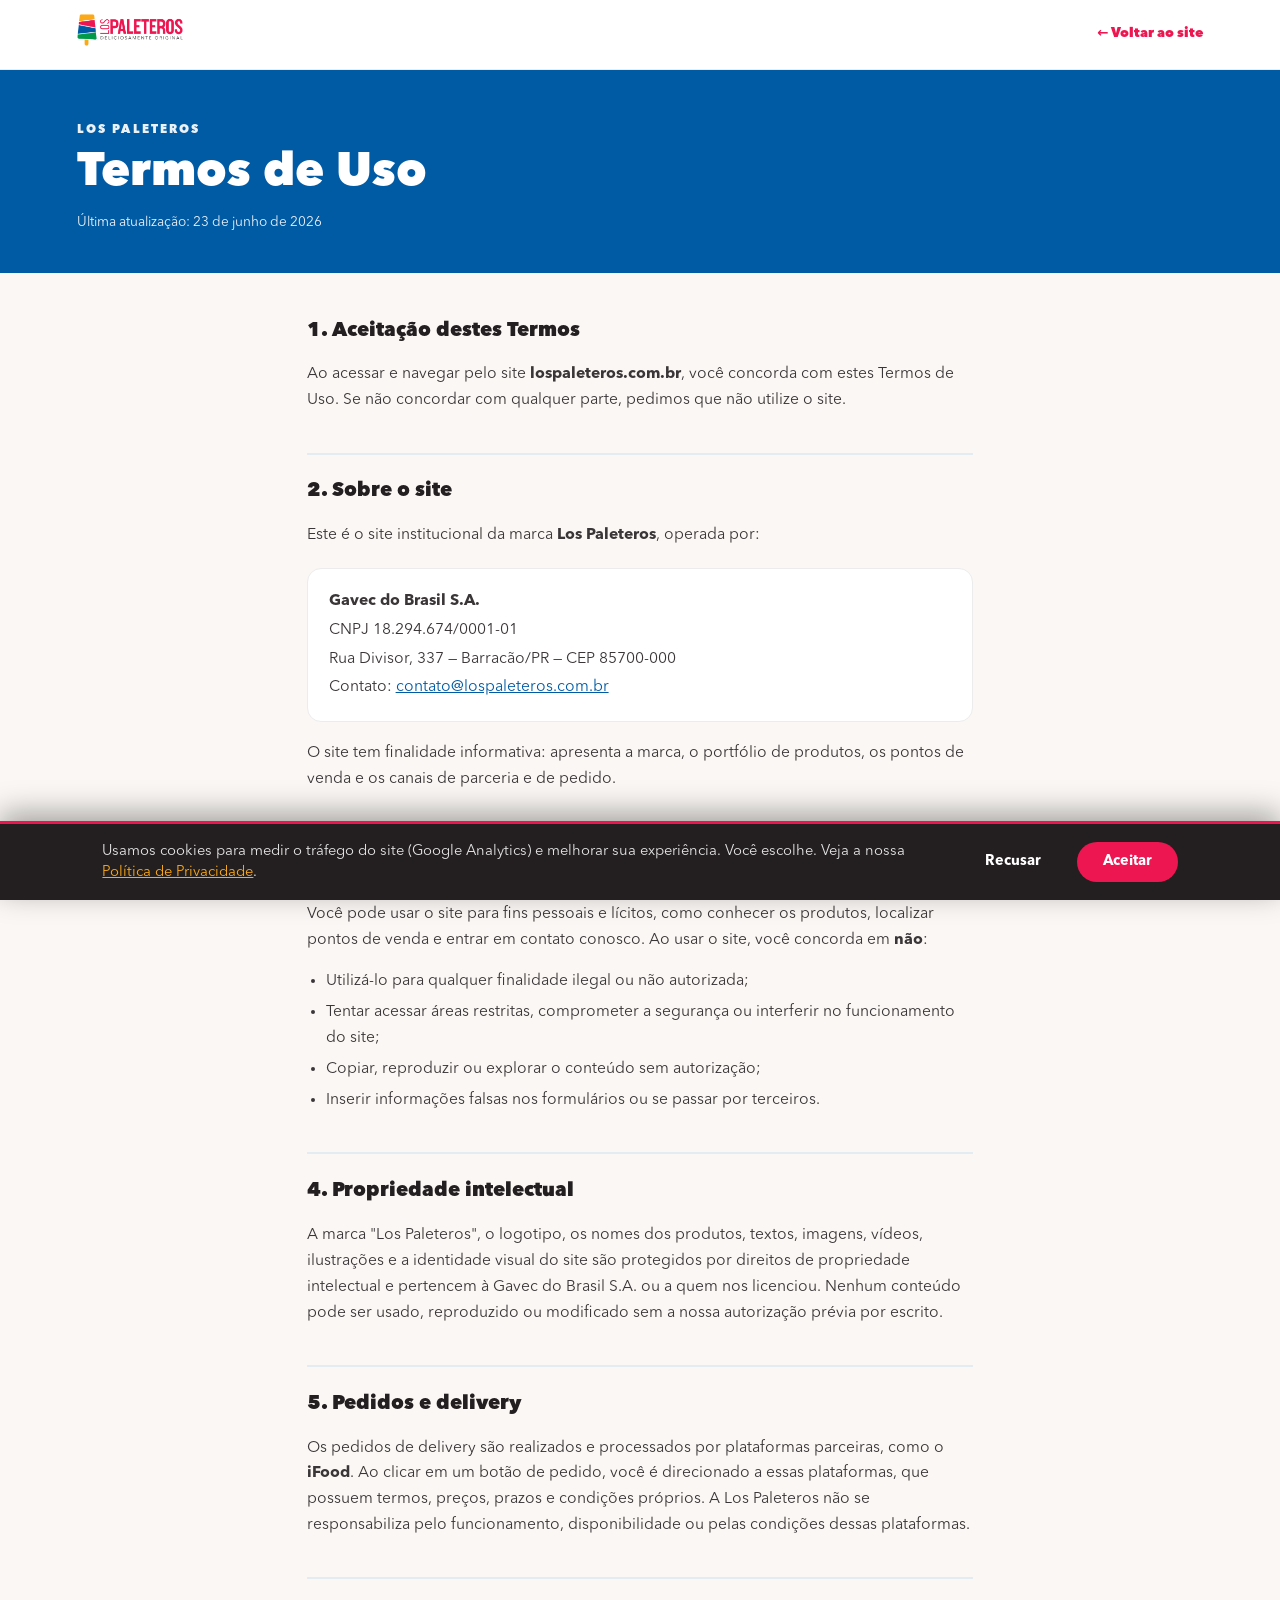
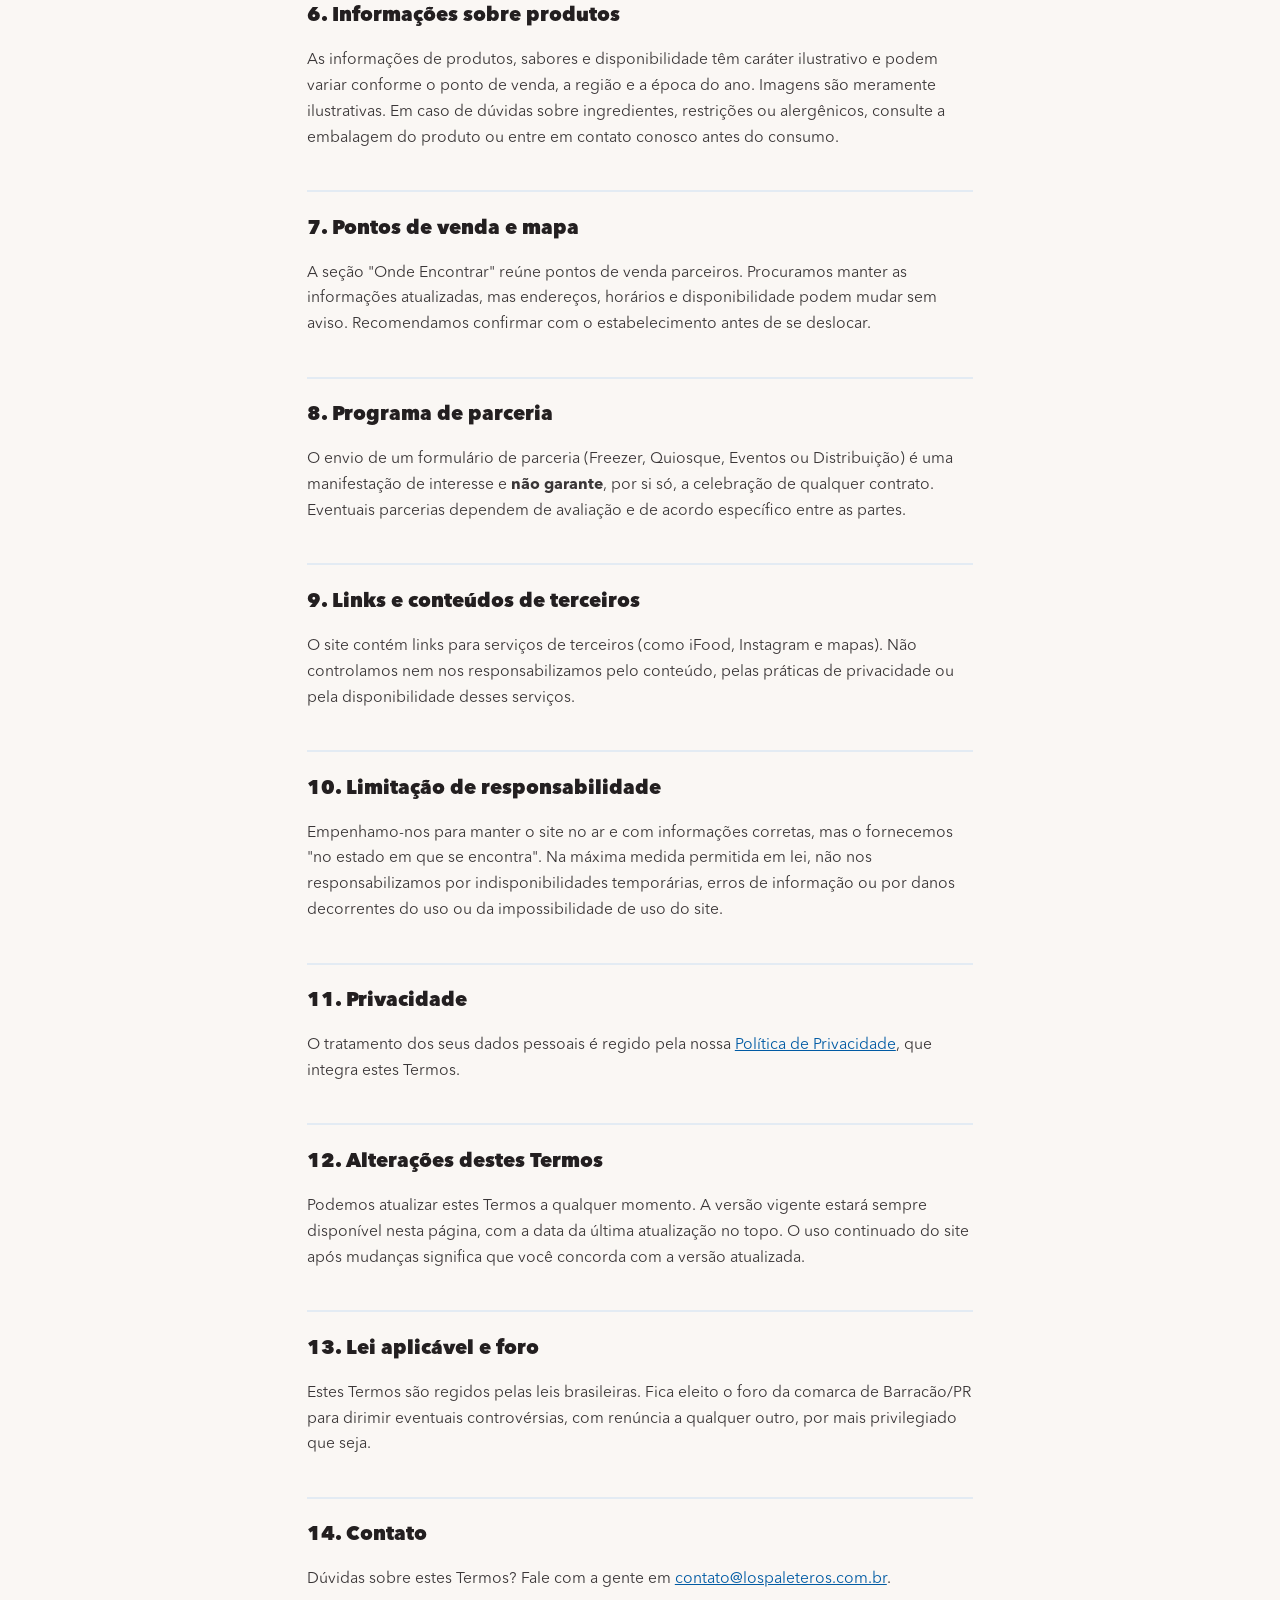
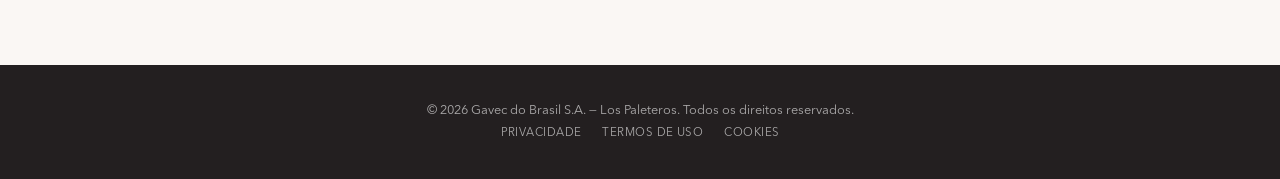
<file: termos.html>
<!DOCTYPE html>
<html lang="pt-BR">
<head>
<meta charset="UTF-8">
<meta name="viewport" content="width=device-width,initial-scale=1">
<title>Termos de Uso — Los Paleteros</title>
<meta name="description" content="Termos de Uso do site da Los Paleteros (Gavec do Brasil S.A.).">
<link rel="icon" type="image/png" sizes="32x32" href="assets/img/b6e07322ab95.png">
<link rel="apple-touch-icon" sizes="180x180" href="assets/img/5e5ba79e5bde.png">
<link rel="stylesheet" href="assets/css/brand.css?v=20260624a">
<style>
:root{--mg:#ED1651;--bl:#005BA4;--ink:#231F20;--amber:#FBA918}
*{box-sizing:border-box}
body{margin:0;font-family:'Avenir Next',system-ui,-apple-system,sans-serif;background:#faf7f4;color:#231F20;line-height:1.65;-webkit-font-smoothing:antialiased}
.lg-top{position:sticky;top:0;z-index:50;background:#fff;border-bottom:1px solid #ececec;display:flex;align-items:center;justify-content:space-between;padding:.85rem 6vw}
.lg-top img{height:32px;width:auto}
.lg-top a.back{font-size:.84rem;font-weight:800;color:var(--mg);text-decoration:none}
.lg-hero{background:var(--bl);color:#fff;padding:3.2rem 6vw 2.4rem}
.lg-hero .ey{font-size:.74rem;font-weight:800;letter-spacing:.18em;text-transform:uppercase;opacity:.92;margin:0 0 .55rem}
.lg-hero h1{font-size:clamp(1.9rem,5vw,2.9rem);font-weight:900;margin:0;line-height:1.05}
.lg-hero .upd{margin:.9rem 0 0;font-size:.85rem;opacity:.92}
main.legal{max-width:820px;margin:0 auto;padding:2.6rem 6vw 3.5rem}
main.legal h2{font-size:1.22rem;font-weight:900;color:var(--ink);margin:2.4rem 0 .5rem;padding-top:1.3rem;border-top:2px solid #e3ebf3}
main.legal h2:first-of-type{border-top:0;padding-top:0;margin-top:0}
main.legal h3{font-size:1rem;font-weight:800;color:var(--mg);margin:1.3rem 0 .25rem}
main.legal p,main.legal li{font-size:.98rem;color:#3a3637}
main.legal a{color:var(--bl)}
main.legal ul{padding-left:1.2rem;margin:.45rem 0}
main.legal li{margin:.32rem 0}
.lg-box{background:#fff;border:1px solid #ececec;border-radius:14px;padding:1.05rem 1.3rem;margin:1.2rem 0}
.lg-box p{margin:.18rem 0;font-size:.95rem}
.lg-foot{background:#231F20;color:rgba(255,255,255,.62);text-align:center;padding:2rem 6vw;font-size:.8rem}
.lg-foot p{margin:.2rem 0}
.lg-foot a{color:rgba(255,255,255,.62)}
</style>
<script>/* LGPD: GA so coleta apos aceite no banner de cookies */window['ga-disable-G-9R4057CDQT']=(function(){try{return localStorage.getItem('lp_cookie_consent')!=='accepted';}catch(e){return true;}})();</script>
<!-- Google tag (gtag.js) -->
<script async src="https://www.googletagmanager.com/gtag/js?id=G-9R4057CDQT"></script>
<script>
  window.dataLayer = window.dataLayer || [];
  function gtag(){dataLayer.push(arguments);}
  gtag('js', new Date());
  gtag('config', 'G-9R4057CDQT');
</script>
<script src="assets/js/cookies.js?v=20260624a" defer></script>
</head>
<body>

<header class="lg-top">
  <a href="index.html"><img src="assets/img/0e4c11487cf8.png" alt="Los Paleteros"></a>
  <a href="index.html" class="back">← Voltar ao site</a>
</header>

<section class="lg-hero">
  <p class="ey">Los Paleteros</p>
  <h1>Termos de Uso</h1>
  <p class="upd">Última atualização: 23 de junho de 2026</p>
</section>

<main class="legal">

  <h2>1. Aceitação destes Termos</h2>
  <p>Ao acessar e navegar pelo site <strong>lospaleteros.com.br</strong>, você concorda com estes Termos de Uso. Se não concordar com qualquer parte, pedimos que não utilize o site.</p>

  <h2>2. Sobre o site</h2>
  <p>Este é o site institucional da marca <strong>Los Paleteros</strong>, operada por:</p>
  <div class="lg-box">
    <p><strong>Gavec do Brasil S.A.</strong></p>
    <p>CNPJ 18.294.674/0001-01</p>
    <p>Rua Divisor, 337 — Barracão/PR — CEP 85700-000</p>
    <p>Contato: <a href="mailto:contato@lospaleteros.com.br">contato@lospaleteros.com.br</a></p>
  </div>
  <p>O site tem finalidade informativa: apresenta a marca, o portfólio de produtos, os pontos de venda e os canais de parceria e de pedido.</p>

  <h2>3. Uso permitido</h2>
  <p>Você pode usar o site para fins pessoais e lícitos, como conhecer os produtos, localizar pontos de venda e entrar em contato conosco. Ao usar o site, você concorda em <strong>não</strong>:</p>
  <ul>
    <li>Utilizá-lo para qualquer finalidade ilegal ou não autorizada;</li>
    <li>Tentar acessar áreas restritas, comprometer a segurança ou interferir no funcionamento do site;</li>
    <li>Copiar, reproduzir ou explorar o conteúdo sem autorização;</li>
    <li>Inserir informações falsas nos formulários ou se passar por terceiros.</li>
  </ul>

  <h2>4. Propriedade intelectual</h2>
  <p>A marca "Los Paleteros", o logotipo, os nomes dos produtos, textos, imagens, vídeos, ilustrações e a identidade visual do site são protegidos por direitos de propriedade intelectual e pertencem à Gavec do Brasil S.A. ou a quem nos licenciou. Nenhum conteúdo pode ser usado, reproduzido ou modificado sem a nossa autorização prévia por escrito.</p>

  <h2>5. Pedidos e delivery</h2>
  <p>Os pedidos de delivery são realizados e processados por plataformas parceiras, como o <strong>iFood</strong>. Ao clicar em um botão de pedido, você é direcionado a essas plataformas, que possuem termos, preços, prazos e condições próprios. A Los Paleteros não se responsabiliza pelo funcionamento, disponibilidade ou pelas condições dessas plataformas.</p>

  <h2>6. Informações sobre produtos</h2>
  <p>As informações de produtos, sabores e disponibilidade têm caráter ilustrativo e podem variar conforme o ponto de venda, a região e a época do ano. Imagens são meramente ilustrativas. Em caso de dúvidas sobre ingredientes, restrições ou alergênicos, consulte a embalagem do produto ou entre em contato conosco antes do consumo.</p>

  <h2>7. Pontos de venda e mapa</h2>
  <p>A seção "Onde Encontrar" reúne pontos de venda parceiros. Procuramos manter as informações atualizadas, mas endereços, horários e disponibilidade podem mudar sem aviso. Recomendamos confirmar com o estabelecimento antes de se deslocar.</p>

  <h2>8. Programa de parceria</h2>
  <p>O envio de um formulário de parceria (Freezer, Quiosque, Eventos ou Distribuição) é uma manifestação de interesse e <strong>não garante</strong>, por si só, a celebração de qualquer contrato. Eventuais parcerias dependem de avaliação e de acordo específico entre as partes.</p>

  <h2>9. Links e conteúdos de terceiros</h2>
  <p>O site contém links para serviços de terceiros (como iFood, Instagram e mapas). Não controlamos nem nos responsabilizamos pelo conteúdo, pelas práticas de privacidade ou pela disponibilidade desses serviços.</p>

  <h2>10. Limitação de responsabilidade</h2>
  <p>Empenhamo-nos para manter o site no ar e com informações corretas, mas o fornecemos "no estado em que se encontra". Na máxima medida permitida em lei, não nos responsabilizamos por indisponibilidades temporárias, erros de informação ou por danos decorrentes do uso ou da impossibilidade de uso do site.</p>

  <h2>11. Privacidade</h2>
  <p>O tratamento dos seus dados pessoais é regido pela nossa <a href="privacidade.html">Política de Privacidade</a>, que integra estes Termos.</p>

  <h2>12. Alterações destes Termos</h2>
  <p>Podemos atualizar estes Termos a qualquer momento. A versão vigente estará sempre disponível nesta página, com a data da última atualização no topo. O uso continuado do site após mudanças significa que você concorda com a versão atualizada.</p>

  <h2>13. Lei aplicável e foro</h2>
  <p>Estes Termos são regidos pelas leis brasileiras. Fica eleito o foro da comarca de Barracão/PR para dirimir eventuais controvérsias, com renúncia a qualquer outro, por mais privilegiado que seja.</p>

  <h2>14. Contato</h2>
  <p>Dúvidas sobre estes Termos? Fale com a gente em <a href="mailto:contato@lospaleteros.com.br">contato@lospaleteros.com.br</a>.</p>

</main>

<footer class="lg-foot">
  <p>© 2026 Gavec do Brasil S.A. — Los Paleteros. Todos os direitos reservados.</p>
  <p class="ft-legal"><a href="privacidade.html">Privacidade</a><a href="termos.html">Termos de Uso</a><a href="#" onclick="return lpCookiePrefs()">Cookies</a></p>
</footer>

</body>
</html>
</file>
<file: assets/css/brand.css>
/* brand.css - nucleo de design compartilhado por todas as paginas */
@import url("../fonts/fonts.css");

.sig{font-family:'Sant Elia Script',cursive!important;text-transform:none!important;font-weight:400;color:var(--yw);font-size:.82em;letter-spacing:.01em}
html{scroll-behavior:smooth}
/* === refinamento mobile: fontes/imagens === */
img{height:auto}

/* === Banner de cookies (LGPD) === */
.lp-cookie{position:fixed;left:0;right:0;bottom:0;z-index:9999;background:#231F20;color:#fff;border-top:3px solid #ED1651;transform:translateY(115%);transition:transform .35s ease;font-family:'Avenir Next',system-ui,sans-serif;box-shadow:0 -8px 30px rgba(0,0,0,.35)}
.lp-cookie.show{transform:none}
.lp-cookie-in{max-width:1120px;margin:0 auto;display:flex;align-items:center;gap:1rem 2rem;flex-wrap:wrap;justify-content:center;padding:1.05rem 1.4rem}
.lp-cookie-in p{margin:0;font-size:.92rem;line-height:1.45;flex:1;min-width:240px;color:rgba(255,255,255,.88)}
.lp-cookie-in a{color:#FBA918;text-decoration:underline}
.lp-cookie-bts{display:flex;gap:.7rem;flex-shrink:0}
.lp-cookie-bts button{font-family:inherit;font-weight:700;font-size:.9rem;border:0;border-radius:999px;padding:.7rem 1.6rem;cursor:pointer;transition:background .2s,border-color .2s}
.lp-ck-no{background:transparent;color:#fff;border:1.5px solid rgba(255,255,255,.4)}
.lp-ck-no:hover{border-color:#fff}
.lp-ck-yes{background:#ED1651;color:#fff}
.lp-ck-yes:hover{background:#c9123f}
@media(max-width:620px){.lp-cookie-in{flex-direction:column;text-align:center}.lp-cookie-bts{width:100%;justify-content:center}}

/* .ft-legal genérico (rodapés que não definem o próprio) */
.ft-legal{display:flex;flex-wrap:wrap;justify-content:center;gap:.6rem 1.3rem;margin-top:1rem}
.ft-legal a{font-size:.72rem;color:rgba(255,255,255,.34);text-transform:uppercase;letter-spacing:.04em;text-decoration:none;transition:color .2s}
.ft-legal a:hover{color:#fff}
</file>
<file: assets/css/ifood.css>
/* ifood.html - estilos especificos desta pagina */
:root{--gd:#0A2B1A;--mg:#E8174E;--yw:#F5A623;--bl:#1A4FA0;--gr:#019A4B;--wh:#fff;--f:'Avenir Next',sans-serif;--fb:'Avenir Next',sans-serif}
*{margin:0;padding:0;box-sizing:border-box;-webkit-tap-highlight-color:transparent}
body{font-family:var(--fb);background:var(--gd);color:var(--wh);overflow-x:hidden;padding-bottom:76px}
a{text-decoration:none;color:inherit}
img{max-width:100%;display:block}
/* ══ MOBILE-FIRST ══ */
nav{position:sticky;top:0;z-index:90;display:flex;align-items:center;justify-content:center;padding:.7rem 5vw;background:rgba(10,43,26,.95);backdrop-filter:blur(8px);border-bottom:2px solid var(--mg)}
.nav-logo img{height:34px;width:auto}
.hero{padding:2rem 6vw 2.6rem;text-align:center;background:linear-gradient(180deg,var(--gd) 0%,#0d3322 100%)}
.hero-visual img{max-width:150px;margin:0 auto 1.2rem}
.hero-ey{font-family:var(--f);font-weight:700;font-size:.85rem;letter-spacing:.28em;text-transform:uppercase;color:var(--yw);margin-bottom:.5rem}
.hero-title{font-family:var(--f);font-weight:900;font-size:clamp(2.5rem,11vw,3.4rem);line-height:.95;text-transform:uppercase}
.hero-title span{color:var(--yw)}
.hero-sub{margin:1rem auto 1.4rem;font-size:1rem;line-height:1.6;color:rgba(255,255,255,.8);max-width:420px}
.btn-big{display:flex;align-items:center;justify-content:center;gap:.6rem;width:100%;max-width:420px;margin:0 auto;background:var(--mg);color:var(--wh);font-family:var(--f);font-weight:800;font-size:1.2rem;letter-spacing:.08em;text-transform:uppercase;padding:1.05rem 1.4rem;border-radius:10px;box-shadow:0 8px 24px rgba(232,23,78,.4);transition:transform .15s}
.btn-big:active{transform:scale(.97)}
.hero-note{margin-top:.8rem;font-size:.8rem;color:rgba(255,255,255,.5)}
.ticker{background:var(--mg);padding:.7rem 0;overflow:hidden;white-space:nowrap}
.ticker-track{display:inline-block;animation:tk 20s linear infinite}
.ti{display:inline-flex;align-items:center;gap:1rem;font-family:var(--f);font-weight:700;font-size:.92rem;letter-spacing:.14em;text-transform:uppercase;color:var(--wh);margin-right:1rem}
.ti svg{opacity:.55}
@keyframes tk{from{transform:translateX(0)}to{transform:translateX(-50%)}}
.prods{padding:2.8rem 0 2.4rem;background:var(--gd)}
.sec-hd{text-align:center;padding:0 6vw;margin-bottom:1.6rem}
.sec-label{font-family:var(--f);font-weight:700;font-size:.82rem;letter-spacing:.26em;text-transform:uppercase;color:var(--yw);margin-bottom:.4rem}
.sec-title{font-family:var(--f);font-weight:900;font-size:clamp(2rem,8.5vw,2.8rem);line-height:1;text-transform:uppercase}
.sec-title span{color:var(--mg)}
.swipe-hint{font-size:.78rem;color:rgba(255,255,255,.45);margin-top:.5rem;display:flex;align-items:center;justify-content:center;gap:.4rem}
.p-rail{display:flex;gap:.9rem;overflow-x:auto;padding:.4rem 6vw 1.2rem;scroll-snap-type:x mandatory;-webkit-overflow-scrolling:touch;scrollbar-width:none}
.p-rail::-webkit-scrollbar{display:none}
.p-card{position:relative;flex:0 0 78%;max-width:300px;scroll-snap-align:center;background:rgba(255,255,255,.05);border:1px solid rgba(255,255,255,.12);border-radius:16px;padding:1.1rem;display:flex;flex-direction:column}
.p-badge{position:absolute;top:.85rem;right:.85rem;background:var(--mg);color:var(--wh);font-family:var(--f);font-weight:700;font-size:.72rem;letter-spacing:.12em;padding:.26rem .7rem;border-radius:4px;z-index:2}
.p-img{background:var(--wh);border-radius:12px;overflow:hidden;margin-bottom:.9rem}
.p-nome{font-family:var(--f);font-weight:800;font-size:1.28rem;line-height:1.05;text-transform:uppercase;margin-bottom:.35rem}
.p-desc{font-size:.86rem;line-height:1.5;color:rgba(255,255,255,.65);flex:1;margin-bottom:.9rem}
.p-btn{display:flex;align-items:center;justify-content:center;gap:.5rem;background:var(--mg);color:var(--wh);font-family:var(--f);font-weight:700;font-size:1rem;letter-spacing:.08em;text-transform:uppercase;padding:.85rem;border-radius:8px;min-height:48px;transition:transform .15s}
.p-btn:active{transform:scale(.97)}
.steps{padding:2.8rem 6vw;background:#0d3322}
.steps-grid{display:flex;flex-direction:column;gap:.9rem;max-width:480px;margin:0 auto}
.step{display:flex;align-items:center;gap:1rem;text-align:left;padding:1.1rem 1.2rem;background:rgba(255,255,255,.05);border:1px solid rgba(255,255,255,.12);border-radius:14px}
.step-num{font-family:var(--f);font-weight:900;font-size:2rem;color:var(--yw);line-height:1;min-width:46px}
.step-ic{color:var(--wh);display:flex}
.step-tx h3{font-family:var(--f);font-weight:800;font-size:1.12rem;text-transform:uppercase;margin-bottom:.15rem}
.step-tx p{font-size:.84rem;line-height:1.45;color:rgba(255,255,255,.6)}
.final{padding:3rem 6vw 3.4rem;background:var(--yw);text-align:center}
.final h2{font-family:var(--f);font-weight:900;font-size:clamp(2.1rem,9vw,3rem);line-height:.98;text-transform:uppercase;color:var(--gd);margin-bottom:.7rem}
.final h2 span{color:var(--mg)}
.final p{font-size:.95rem;color:rgba(10,43,26,.8);max-width:420px;margin:0 auto 1.5rem}
.final .btn-big{box-shadow:0 10px 26px rgba(232,23,78,.35)}
footer{background:var(--gd);padding:1.8rem 6vw 2rem;text-align:center}
footer img{height:38px;width:auto;margin:0 auto .8rem}
footer p{font-size:.76rem;color:rgba(255,255,255,.45);letter-spacing:.04em}
footer a{color:var(--yw)}
.sticky-cta{position:fixed;bottom:0;left:0;right:0;z-index:100;padding:.7rem 5vw calc(.7rem + env(safe-area-inset-bottom));background:rgba(10,43,26,.96);backdrop-filter:blur(10px);border-top:1px solid rgba(255,255,255,.12)}
.sticky-cta a{display:flex;align-items:center;justify-content:center;gap:.6rem;background:var(--mg);color:var(--wh);font-family:var(--f);font-weight:800;font-size:1.15rem;letter-spacing:.08em;text-transform:uppercase;padding:.95rem;border-radius:10px;min-height:52px;box-shadow:0 6px 18px rgba(232,23,78,.4)}
.sticky-cta a:active{transform:scale(.98)}
.nav-cta-desk{display:none}
@media(min-width:820px){
  body{padding-bottom:0}
  .sticky-cta{display:none}
  nav{justify-content:space-between;padding:.8rem 6vw}
  .nav-cta-desk{display:inline-flex;align-items:center;gap:.5rem;background:var(--mg);color:var(--wh);font-family:var(--f);font-weight:700;font-size:1rem;letter-spacing:.08em;text-transform:uppercase;padding:.65rem 1.6rem;border-radius:6px}
  .hero{padding:4rem 6vw 4.5rem}
  .hero-visual img{max-width:190px}
  .hero-title{font-size:clamp(3rem,5vw,4.6rem)}
  .btn-big{max-width:380px}
  .p-rail{flex-wrap:wrap;justify-content:center;overflow:visible;padding:0 6vw 1rem}
  .p-card{flex:0 0 300px}
  .swipe-hint{display:none}
  .steps-grid{flex-direction:row;max-width:1080px}
  .step{flex-direction:column;text-align:center;flex:1;padding:1.8rem 1.4rem}
  .step-num{min-width:auto}
}
@media(max-width:600px){h1,h2,h3,.hero-title,.sec-title,.tl-title,.feat-title,.fm-w{overflow-wrap:break-word;word-break:break-word}}

/* ===== TEMA MEIO-TERMO (light) — override ===== */
:root{--mg:#ED1651;--yw:#FBA918;--bl:#005BA4;--gr:#009A4B;--ink:#231F20;--cream:#FAF7F4;--mut:#6a655f;--line:#e7e2da}
body{background:var(--cream);color:var(--ink)}
nav{background:rgba(255,255,255,.95)!important;border-bottom:2px solid var(--mg)}
.hero{background:linear-gradient(180deg,#fff,var(--cream))}
.hero-ey{color:var(--mg)}
.hero-title span{color:var(--mg)}
.hero-sub{color:var(--mut)}
.hero-note{color:#8a857e}
.prods{background:var(--cream)}
.sec-label{color:var(--mg)}
.sec-title{color:var(--ink)}
.swipe-hint{color:#9a948c}
.p-card{background:#fff;border-color:var(--line);box-shadow:0 1px 3px rgba(35,31,32,.05)}
.p-nome{color:var(--ink)}
.p-desc{color:var(--mut)}
.steps{background:var(--cream)}
.step{background:#fff;border-color:var(--line);box-shadow:0 1px 3px rgba(35,31,32,.05)}
.step-num{color:var(--mg)}
.step-ic{color:var(--ink)}
.step-tx h3{color:var(--ink)}
.step-tx p{color:var(--mut)}
/* final: âncora âmbar (mantida); h2 em ink */
.final h2{color:var(--ink)}
.final h2 span{color:var(--mg)}
.final p{color:rgba(35,31,32,.72)}
/* rodapé ink */
footer{background:var(--ink)}
footer p{color:rgba(255,255,255,.5)}
/* sticky CTA claro */
.sticky-cta{background:rgba(255,255,255,.96)!important;border-top:1px solid var(--line)}
</file>
<file: assets/css/institucional.css>
/* institucional.html - estilos especificos desta pagina */
*,*::before,*::after{box-sizing:border-box;margin:0;padding:0}
:root{
  --gd:#0A2B1A;--gm:#0D4A28;--gb:#1A8A3C;
  --mg:#E8174E;--yw:#F5A623;--bl:#1A4FA0;
  --rd:#E31837;--rdk:#7A0020;--nv:#0D1E3A;
  --wh:#FFFFFF;
  --f:'Avenir Next',sans-serif;--fb:'Avenir Next',sans-serif;
}
body{font-family:var(--fb);background:var(--gd);color:var(--wh);overflow-x:hidden}
a{color:inherit;text-decoration:none}
img{display:block;max-width:100%}
::-webkit-scrollbar{width:5px}
::-webkit-scrollbar-track{background:var(--gd)}
::-webkit-scrollbar-thumb{background:var(--mg);border-radius:3px}
/* ── NAV (subpágina) ── */
nav{position:sticky;top:0;z-index:100;background:rgba(10,43,26,.93);backdrop-filter:blur(14px);border-bottom:2px solid rgba(232,23,78,.2)}
.nav-in{max-width:1280px;margin:0 auto;display:flex;align-items:center;padding:0 4vw;height:64px;gap:1rem}
.nav-logo{flex-shrink:0}
.nav-logo img{height:36px;width:auto}
.top-cats{display:flex;gap:.1rem;margin-left:auto;align-items:center;flex-wrap:nowrap;overflow-x:auto;max-width:100%;scrollbar-width:none;-ms-overflow-style:none}
.top-cats::-webkit-scrollbar{display:none}
.top-cats a{flex-shrink:0;white-space:nowrap;display:inline-flex;align-items:center;gap:.4rem;font-family:var(--f);font-weight:600;font-size:.92rem;letter-spacing:.08em;text-transform:uppercase;color:rgba(255,255,255,.85);padding:.5rem .7rem;border-radius:4px;transition:color .2s}
.top-cats a:hover{color:var(--yw)}
.nav-cta-pf{background:var(--mg);color:#fff!important;font-weight:700!important;border-radius:4px;transition:background .2s,transform .15s}
.nav-cta-pf:hover{background:#c4103e;transform:translateY(-1px)}
.nav-back{display:none!important}
.nav-back svg{width:14px;height:14px}
.nav-back:hover{color:var(--wh)}
/* ── HERO ── */
.hero{position:relative;min-height:92vh;display:flex;align-items:center;overflow:hidden;background:var(--yw)}
.hero::before{content:'';position:absolute;top:0;left:0;width:50%;height:100%;background:var(--gd);clip-path:polygon(0 0,80% 0,100% 100%,0 100%);z-index:0}
.hero-content{position:relative;z-index:2;padding:0 5vw 0 3vw;max-width:55%;margin-left:45%;text-align:left}
.hero-ey{font-family:var(--f);font-weight:700;font-size:.8rem;letter-spacing:.25em;text-transform:uppercase;color:var(--gd);margin-bottom:.85rem;opacity:0;animation:fadeUp .6s .2s forwards}
.hero-title{font-family:var(--f);font-weight:900;font-size:clamp(3rem,5.5vw,6rem);line-height:.9;text-transform:uppercase;color:var(--gd);opacity:0;animation:fadeUp .7s .35s forwards}
.hero-title .l2{color:var(--mg);display:block}
.hero-sub{margin-top:1.5rem;font-size:1.1rem;line-height:1.65;color:rgba(10,43,26,.8);max-width:460px;opacity:0;animation:fadeUp .7s .5s forwards}
.hero-acts{display:flex;gap:1rem;flex-wrap:wrap;margin-top:2.5rem;opacity:0;animation:fadeUp .7s .65s forwards}
.btn-p{display:inline-flex;align-items:center;gap:.55rem;background:var(--mg);color:var(--wh);font-family:var(--f);font-weight:800;font-size:1rem;letter-spacing:.1em;text-transform:uppercase;padding:.9rem 2.2rem;border-radius:4px;transition:background .2s,transform .15s}
.btn-p:hover{background:#c4103e;transform:translateY(-2px)}
.btn-s{display:inline-flex;align-items:center;gap:.55rem;background:transparent;color:var(--gd);border:2px solid var(--mg);font-family:var(--f);font-weight:700;font-size:1rem;letter-spacing:.1em;text-transform:uppercase;padding:.9rem 2.2rem;border-radius:4px;transition:background .2s,color .2s,transform .15s}
.btn-s:hover{background:var(--mg);color:var(--wh);transform:translateY(-2px)}
.hero-visual{position:absolute;left:0;width:45%;top:50%;transform:translateY(-50%);z-index:3;opacity:0;animation:fadeIn .9s .7s forwards;display:flex;justify-content:center;align-items:center}
.hero-logo-v{width:clamp(200px,24vw,360px);height:auto}
.hero-scroll{position:absolute;bottom:2.5rem;left:50%;transform:translateX(-50%);z-index:3;display:flex;flex-direction:column;align-items:center;gap:.5rem;font-family:var(--f);font-size:.7rem;letter-spacing:.15em;text-transform:uppercase;color:rgba(10,43,26,.5);animation:pulse 2s infinite}
.hero-scroll::after{content:'';width:1px;height:40px;background:rgba(10,43,26,.25)}
/* ── TICKER ── */
.ticker{background:var(--mg);padding:.8rem 0;overflow:hidden}
.ticker-track{display:flex;gap:2.5rem;width:max-content;animation:ticker 26s linear infinite}
.ti{font-family:var(--f);font-weight:800;font-size:1rem;letter-spacing:.1em;text-transform:uppercase;white-space:nowrap;color:var(--wh);display:flex;align-items:center;gap:1.5rem}
.ti::after{content:'★';color:rgba(255,255,255,.45)}
/* ── SECTIONS base ── */
section{position:relative;overflow:hidden}
.sec-label{font-family:var(--f);font-weight:700;font-size:.75rem;letter-spacing:.3em;text-transform:uppercase;color:var(--yw);margin-bottom:.6rem}
.sec-title{font-family:var(--f);font-weight:900;font-size:clamp(2.5rem,4.5vw,4.8rem);text-transform:uppercase;line-height:.95}
.ghost{position:absolute;font-family:var(--f);font-weight:900;text-transform:uppercase;line-height:1;pointer-events:none;opacity:.05;user-select:none;white-space:nowrap}
/* ── DNA / ABOUT ── */
.about{background:var(--rdk);padding:7rem 6vw}
.about-in{display:grid;grid-template-columns:1fr 1fr;gap:4rem;align-items:center;max-width:1280px;margin:0 auto}
.about .ghost{font-size:clamp(7rem,16vw,16rem);bottom:-1rem;left:-2rem;color:var(--wh)}
.about-copy p{margin-top:1.3rem;font-size:1.02rem;line-height:1.7;color:rgba(255,255,255,.75);max-width:520px}
.about-copy p strong{color:var(--wh)}
.about-aside{display:flex;flex-direction:column;gap:1.8rem}
.stat{border-left:3px solid var(--mg);padding-left:1.4rem}
.stat-n{font-family:var(--f);font-weight:900;font-size:clamp(2.6rem,4.5vw,4.6rem);line-height:1;color:var(--yw)}
.stat-l{font-family:var(--f);font-weight:600;font-size:.9rem;letter-spacing:.07em;text-transform:uppercase;color:rgba(255,255,255,.65);margin-top:.2rem}
/* ── FORMATOS ── */
.formatos{background:var(--gd);padding:6rem 6vw}
.fm-in{max-width:1280px;margin:0 auto}
.formatos .ghost{font-size:clamp(5rem,13vw,13rem);top:-1.5rem;right:-1rem;color:var(--wh)}
.fm-hd{max-width:640px;margin-bottom:3rem}
.fm-grid{display:grid;grid-template-columns:repeat(5,1fr);gap:1px;background:rgba(255,255,255,.07);border:1px solid rgba(255,255,255,.07);border-radius:8px;overflow:hidden}
.fm-card{background:var(--gd);padding:2rem 1rem;display:flex;flex-direction:column;align-items:center;text-align:center;gap:.5rem;transition:background .25s,transform .25s}
.fm-card:hover{background:rgba(255,255,255,.04);transform:translateY(-4px)}
.fm-pop{width:34px;height:auto;margin-bottom:.4rem}
.fm-w{font-family:var(--f);font-weight:900;font-size:1.9rem;line-height:1;color:var(--yw)}
.fm-t{font-family:var(--f);font-weight:700;font-size:.85rem;letter-spacing:.1em;text-transform:uppercase;color:rgba(255,255,255,.7)}
/* ── ESTRUTURA / FEATURES ── */
.features{background:var(--nv);padding:8.5rem 6vw;clip-path:polygon(0 4%,100% 0,100% 96%,0 100%);margin:-2.5rem 0}
.feat-hd{max-width:1280px;margin:0 auto 3rem}
.feat-in{max-width:1280px;margin:0 auto;display:grid;grid-template-columns:repeat(3,1fr);gap:2rem}
.feat{padding:2.2rem 1.8rem;border:1px solid rgba(255,255,255,.09);border-radius:6px;transition:border-color .25s,transform .25s;background:rgba(255,255,255,.015)}
.feat:hover{border-color:var(--mg);transform:translateY(-4px)}
.feat-num{font-family:var(--f);font-weight:900;font-size:3.2rem;line-height:1;color:rgba(255,255,255,.08);margin-bottom:.4rem}
.feat-title{font-family:var(--f);font-weight:800;font-size:1.45rem;text-transform:uppercase;margin-bottom:.65rem;line-height:1}
.feat-title span{color:var(--yw)}
.feat-text{font-size:.92rem;line-height:1.65;color:rgba(255,255,255,.62)}
.feat-text strong{color:var(--wh)}
/* ── SELOS / RECONHECIMENTO ── */
.selos{background:var(--gd);padding:7rem 6vw}
.selos-in{max-width:1280px;margin:0 auto}
.selos-hd{text-align:center;max-width:820px;margin:0 auto 3rem}
.selos-grid{display:grid;grid-template-columns:repeat(3,1fr);gap:1.1rem}
.selo{display:flex;flex-direction:column;gap:.85rem;background:rgba(255,255,255,.04);border:1px solid rgba(255,255,255,.1);border-radius:10px;padding:1.7rem 1.5rem;transition:border-color .25s,transform .25s,background .25s}
.selo:hover{border-color:var(--yw);transform:translateY(-4px);background:rgba(255,255,255,.06)}
.selo-ic{width:48px;height:48px;border-radius:10px;background:rgba(255,255,255,.06);display:flex;align-items:center;justify-content:center;color:#fff}
.selo-ic svg{width:24px;height:24px}
.selo-yr{font-family:var(--f);font-weight:900;font-size:.95rem;letter-spacing:.1em;color:var(--yw)}
.selo-t{font-family:var(--f);font-weight:700;font-size:1.1rem;line-height:1.12;text-transform:uppercase;color:#fff}
.selo-sub{font-family:var(--fb);font-weight:600;font-size:.82rem;color:rgba(255,255,255,.58);margin-top:-.4rem}
@media(max-width:1024px){.selos-grid{grid-template-columns:repeat(2,1fr)}}
@media(max-width:560px){.selos-grid{grid-template-columns:1fr}}
/* ── B2B / PARA O MUNDO ── */
.b2b{background:var(--gm);padding:7rem 6vw}
.b2b-in{max-width:1280px;margin:0 auto;display:grid;grid-template-columns:1fr 1.15fr;gap:4.5rem;align-items:center}
.b2b .ghost{font-size:clamp(5rem,11vw,11rem);bottom:-1rem;left:-2rem;color:var(--wh)}
.b2b-copy p{margin-top:1.2rem;font-size:1rem;line-height:1.7;color:rgba(255,255,255,.7);max-width:440px}
.b2b-cards{display:grid;grid-template-columns:1fr 1fr;gap:1.25rem}
.b2b-card{background:rgba(255,255,255,.05);border:1px solid rgba(255,255,255,.09);border-radius:8px;padding:1.7rem 1.4rem;transition:background .25s,transform .25s}
.b2b-card:hover{background:rgba(255,255,255,.09);transform:translateY(-3px)}
.b2b-icon{width:48px;height:48px;border-radius:10px;background:rgba(255,255,255,.08);display:flex;align-items:center;justify-content:center;color:#fff;margin-bottom:.95rem}
.b2b-icon svg{width:24px;height:24px}
.b2b-title{font-family:var(--f);font-weight:800;font-size:1.18rem;text-transform:uppercase;margin-bottom:.45rem}
.b2b-desc{font-size:.84rem;line-height:1.55;color:rgba(255,255,255,.58)}
.btn-par{display:inline-flex;align-items:center;gap:.6rem;background:var(--mg);color:var(--wh);font-family:var(--f);font-weight:800;font-size:1rem;letter-spacing:.1em;text-transform:uppercase;padding:.9rem 2.1rem;border-radius:4px;margin-top:2rem;transition:background .2s,transform .15s}
.btn-par:hover{background:#c4103e;transform:translateY(-2px)}
/* ── MANIFESTO ── */
.manifesto{background:var(--mg);padding:7rem 6vw;text-align:center}
.manifesto .ghost{font-size:clamp(5rem,14vw,15rem);top:50%;left:50%;transform:translate(-50%,-50%);color:rgba(255,255,255,.07);text-align:center;width:100%}
.mf-full{position:relative;z-index:1;max-width:1000px;margin:0 auto}
.mfline{font-family:var(--f);font-weight:900;font-size:clamp(1.4rem,2.8vw,2.8rem);text-transform:uppercase;line-height:1.1;color:rgba(255,255,255,.4);margin-bottom:.25rem;cursor:default;transition:color .25s}
.mfline:hover{color:var(--wh)}
.mfline strong{color:var(--wh)}
.mfline.final{color:var(--wh);font-size:clamp(1.8rem,3.5vw,3.8rem)}
.mfline.final strong{color:var(--yw)}
.mf-cta{margin-top:2.5rem;display:inline-flex;align-items:center;gap:.6rem;background:var(--gd);color:var(--wh);font-family:var(--f);font-weight:800;font-size:1.05rem;letter-spacing:.1em;text-transform:uppercase;padding:.95rem 2.3rem;border-radius:4px;transition:background .2s,transform .15s}
.mf-cta:hover{background:#0d3d20;transform:translateY(-2px)}
/* ── FOOTER ── */
footer{background:var(--gd);border-top:1px solid rgba(255,255,255,.07);padding:4.5rem 6vw 2.5rem}
.ft-in{max-width:1280px;margin:0 auto;display:grid;grid-template-columns:1.5fr repeat(3,1fr);gap:2.5rem;margin-bottom:3.5rem}
.ft-logo img{height:38px;width:auto}
.ft-tag{font-size:.9rem;line-height:1.6;color:rgba(255,255,255,.5);max-width:240px;margin-top:.9rem}
.ft-social{display:flex;gap:.65rem;margin-top:1.4rem}
.soc-btn{width:36px;height:36px;border-radius:50%;display:flex;align-items:center;justify-content:center;background:rgba(255,255,255,.07);font-size:.95rem;color:rgba(255,255,255,.85);transition:background .2s,transform .15s}
.soc-btn:hover{background:var(--mg);transform:translateY(-2px)}
.ft-col h4{font-family:var(--f);font-weight:800;font-size:.78rem;letter-spacing:.2em;text-transform:uppercase;color:var(--yw);margin-bottom:1.1rem}
.ft-col ul{list-style:none;display:flex;flex-direction:column;gap:.55rem}
.ft-col li a{font-size:.85rem;color:rgba(255,255,255,.5);transition:color .2s}
.ft-col li a:hover{color:var(--wh)}
.ft-bot{max-width:1280px;margin:0 auto;display:flex;align-items:center;justify-content:space-between;padding-top:1.75rem;border-top:1px solid rgba(255,255,255,.07);flex-wrap:wrap;gap:1rem}
.ft-copy{font-size:.75rem;color:rgba(255,255,255,.3);font-family:var(--f);letter-spacing:.05em;text-transform:uppercase}
.ft-legal{display:flex;gap:1.4rem}
.ft-legal a{font-size:.72rem;color:rgba(255,255,255,.3);font-family:var(--f);text-transform:uppercase;letter-spacing:.04em;transition:color .2s}
.ft-legal a:hover{color:var(--wh)}
.float-cta{position:fixed;bottom:1.75rem;right:1.75rem;z-index:99;background:var(--mg);color:var(--wh);font-family:var(--f);font-weight:800;font-size:.9rem;letter-spacing:.08em;text-transform:uppercase;padding:.8rem 1.6rem;border-radius:50px;box-shadow:0 8px 30px rgba(232,23,78,.45);transition:background .2s,transform .2s,box-shadow .2s;display:flex;align-items:center;gap:.55rem}
.float-cta:hover{background:#c4103e;transform:translateY(-3px);box-shadow:0 14px 40px rgba(232,23,78,.55)}
/* ── FILME ── */
.filme{background:#06150D;padding:7rem 6vw;position:relative}
.filme .ghost{font-size:clamp(5rem,13vw,13rem);top:-1rem;right:-1rem;color:var(--wh)}
.filme-in{max-width:1080px;margin:0 auto;position:relative;z-index:1}
.filme-hd{text-align:center;max-width:760px;margin:0 auto 3rem}
.filme-hd p{margin-top:1rem;font-size:1.02rem;line-height:1.65;color:rgba(255,255,255,.65)}
.player{position:relative;border-radius:14px;overflow:hidden;border:2px solid rgba(245,166,35,.45);box-shadow:0 30px 70px rgba(0,0,0,.5);background:#000;aspect-ratio:9/16;max-width:380px;margin:0 auto}
.player video{width:100%;height:100%;display:block;object-fit:cover}
.player .play{position:absolute;inset:0;display:flex;align-items:center;justify-content:center;border:0;width:100%;cursor:pointer;background-size:cover;background-position:center;transition:filter .3s}
.player .play::before{content:'';position:absolute;inset:0;background:linear-gradient(180deg,rgba(10,43,26,.12),rgba(6,21,13,.62))}
.player .play:hover{filter:brightness(1.06)}
.play-ring{position:relative;z-index:1;width:88px;height:88px;border-radius:50%;background:var(--yw);display:flex;align-items:center;justify-content:center;box-shadow:0 14px 36px rgba(0,0,0,.45);transition:transform .25s}
.player .play:hover .play-ring{transform:scale(1.08)}
.play-ring svg{width:34px;height:34px;margin-left:5px;fill:var(--gd)}
.play-lab{position:absolute;z-index:1;bottom:1.5rem;left:0;right:0;text-align:center;font-family:var(--f);font-weight:800;letter-spacing:.08em;text-transform:uppercase;color:#fff;text-shadow:0 2px 12px rgba(0,0,0,.6)}
.filme-cap{text-align:center;margin-top:1.25rem;font-size:.82rem;color:rgba(255,255,255,.4);font-family:var(--f);letter-spacing:.06em;text-transform:uppercase}
@media(max-width:768px){.filme{padding:5rem 5vw}.play-ring{width:70px;height:70px}.play-ring svg{width:28px;height:28px}}
/* ── NA MÍDIA ── */
.midia{background:var(--nv);padding:7rem 6vw}
.midia-in{max-width:1280px;margin:0 auto}
.midia .ghost{font-size:clamp(5rem,13vw,13rem);top:-1rem;right:-1rem;color:var(--wh)}
.midia-hd{text-align:center;max-width:840px;margin:0 auto 3rem}
.midia-grid{display:grid;grid-template-columns:repeat(4,1fr);gap:1.1rem}
.mc{position:relative;background:rgba(255,255,255,.05);border:1px solid rgba(255,255,255,.12);border-radius:12px;padding:2rem 1.6rem;display:flex;flex-direction:column;gap:.65rem;transition:border-color .25s,transform .25s,background .25s}
.mc:hover{border-color:var(--yw);transform:translateY(-5px);background:rgba(255,255,255,.08)}
.mc-q{font-family:var(--f);font-weight:900;font-size:2.4rem;line-height:.7;color:rgba(255,255,255,.12)}
.mc-pub{font-family:var(--f);font-weight:900;font-size:1.3rem;line-height:1;text-transform:uppercase;color:var(--yw)}
.mc-tt{font-family:var(--f);font-weight:700;font-size:1.02rem;line-height:1.15;text-transform:uppercase;color:#fff}
.mc-sub{font-size:.82rem;color:rgba(255,255,255,.62);line-height:1.45}
.mc-yr{margin-top:auto;padding-top:.6rem;font-family:var(--f);font-weight:700;font-size:.78rem;letter-spacing:.14em;text-transform:uppercase;color:rgba(255,255,255,.45)}
a.mc{text-decoration:none}
.mc-clk{cursor:pointer}
.mc-link{margin-top:.5rem;font-family:var(--f);font-weight:700;font-size:.72rem;letter-spacing:.1em;text-transform:uppercase;color:var(--yw)}
.mc-clk:hover .mc-link{text-decoration:underline}
.midia-note{text-align:center;margin-top:1.6rem;font-size:.85rem;color:rgba(255,255,255,.5)}
@media(max-width:1024px){.midia-grid{grid-template-columns:repeat(2,1fr)}}
@media(max-width:560px){.midia-grid{grid-template-columns:1fr}}
@keyframes fadeUp{from{opacity:0;transform:translateY(22px)}to{opacity:1;transform:none}}
@keyframes fadeIn{from{opacity:0}to{opacity:1}}
@keyframes ticker{from{transform:translateX(0)}to{transform:translateX(-50%)}}
@keyframes pulse{0%,100%{opacity:.45}50%{opacity:1}}
.reveal{opacity:0;transform:translateY(20px);transition:opacity .5s ease,transform .5s ease}
.reveal.vis{opacity:1;transform:none}
@media(max-width:1024px){
  .feat-in{grid-template-columns:1fr 1fr}
  .ft-in{grid-template-columns:1fr 1fr}
  .fm-grid{grid-template-columns:repeat(3,1fr)}
}
@media(max-width:768px){
  .top-cats{gap:.05rem}
  .top-cats a{font-size:.82rem;padding:.45rem .55rem;letter-spacing:.04em}
  .hero{min-height:auto;padding:5.5rem 0 3.5rem;text-align:center;background:var(--gd);display:flex;flex-direction:column}
  .hero::before{display:none}
  .hero-ey{color:var(--yw)}
  .hero-title{color:var(--wh)}
  .hero-sub{color:rgba(255,255,255,.8);margin-left:0;margin-right:auto}
  .btn-s{color:var(--gd);border-color:var(--wh);background:var(--wh)}
  .btn-s:hover{background:rgba(255,255,255,.9)}
  .hero-content{padding:0 6vw;max-width:100%;margin:0 auto;order:1}
  .hero-acts{justify-content:flex-start}
  .hero-visual{position:static!important;transform:none!important;order:-1;margin:0 auto 1.5rem;width:100%;animation:fadeIn .9s .4s forwards}
  .hero-scroll{display:none}
  .about-in,.b2b-in{grid-template-columns:1fr;gap:2.5rem}
  .feat-in{grid-template-columns:1fr}
  .fm-grid{grid-template-columns:repeat(3,1fr)}
  .b2b-cards{grid-template-columns:1fr 1fr}
  .ft-in{grid-template-columns:1fr 1fr;gap:2rem}
}
@media(max-width:480px){
  .hero-title{font-size:clamp(2.2rem,12vw,3rem)}
  .hero-acts{flex-direction:column;align-items:stretch}
  .hero-acts .btn-p,.hero-acts .btn-s{justify-content:center;width:100%}
  .fm-grid{grid-template-columns:repeat(2,1fr)}
  .b2b-cards{grid-template-columns:1fr}
  .ft-in{grid-template-columns:1fr}
  .sec-title{font-size:clamp(2rem,9vw,2.8rem)}
  .float-cta{bottom:1rem;right:1rem;padding:.7rem 1.2rem;font-size:.82rem}
  .mfline{font-size:clamp(1.1rem,5vw,1.6rem)}
  .mfline.final{font-size:clamp(1.5rem,7vw,2.2rem)}
}
@media(prefers-reduced-motion:reduce){
  *{animation:none!important;scroll-behavior:auto!important}
  .reveal{opacity:1;transform:none}
}
:focus-visible{outline:3px solid var(--yw);outline-offset:3px}
.imprensa{background:#06150D;padding:6.5rem 6vw}
.imprensa-in{max-width:1080px;margin:0 auto;text-align:center}
.imprensa-in .lead{margin:1rem auto 0;max-width:640px;font-size:1.02rem;line-height:1.6;color:rgba(255,255,255,.62)}
.press-grid{display:flex;flex-wrap:wrap;justify-content:center;gap:.7rem;margin-top:2.5rem}
.press{display:inline-flex;align-items:center;font-family:var(--f);font-weight:700;font-size:1rem;letter-spacing:.03em;color:rgba(255,255,255,.82);background:rgba(255,255,255,.05);border:1px solid rgba(255,255,255,.1);border-radius:50px;padding:.55rem 1.2rem;transition:border-color .2s,color .2s,transform .15s}
.press:hover{border-color:var(--yw);color:#fff;transform:translateY(-2px)}
@media(max-width:600px){h1,h2,h3,.hero-title,.sec-title,.tl-title,.feat-title,.fm-w{overflow-wrap:break-word;word-break:break-word}}
/* === MENU HAMBÚRGUER (mobile) === */
nav{position:relative}
.hb{display:none;background:none;border:0;cursor:pointer;padding:6px;margin-left:.4rem;flex-direction:column;gap:5px;align-items:center;justify-content:center}
.hb span{display:block;width:24px;height:2px;background:#fff;border-radius:2px;transition:transform .25s,opacity .2s}
.hb.open span:nth-child(1){transform:translateY(7px) rotate(45deg)}
.hb.open span:nth-child(2){opacity:0}
.hb.open span:nth-child(3){transform:translateY(-7px) rotate(-45deg)}
.nav-cta-m{display:none;align-items:center;gap:.4rem;background:var(--mg);color:#fff!important;font-family:var(--f);font-weight:700;font-size:.82rem;letter-spacing:.06em;text-transform:uppercase;padding:.55rem 1rem;border-radius:5px;white-space:nowrap}
@media(max-width:768px){
  nav .nav-cta-m{display:inline-flex;margin-left:auto}
  nav .hb{display:flex}
  .nav-links,.top-cats{position:absolute!important;top:100%!important;left:0!important;right:0!important;width:auto!important;max-width:none!important;margin:0!important;flex-direction:column!important;align-items:stretch!important;flex-wrap:nowrap!important;gap:0!important;background:rgba(10,43,26,.98)!important;backdrop-filter:blur(14px);border-bottom:2px solid var(--mg);padding:0!important;max-height:0;overflow:hidden!important;transition:max-height .32s ease;display:flex!important}
  .nav-links.open,.top-cats.open{max-height:82vh;overflow:auto!important;padding:.3rem 0!important}
  .nav-links li{width:100%;list-style:none;margin:0}
  .nav-links a,.top-cats>a{display:block!important;width:100%;padding:.9rem 6vw!important;font-size:1.05rem!important;letter-spacing:.04em!important;border-bottom:1px solid rgba(255,255,255,.06)}
  .nav-links .nav-cta,.top-cats .nav-cta-pf{display:none!important}
}

/* ===== TEMA MEIO-TERMO (light) — override ===== */
:root{--mg:#ED1651;--yw:#FBA918;--bl:#005BA4;--gb:#009A4A;--ink:#231F20;--cream:#FAF7F4;--mut:#6a655f;--line:#e7e2da}
body{background:var(--cream);color:var(--ink)}
::-webkit-scrollbar-track{background:var(--cream)}
nav{background:rgba(255,255,255,.94)!important;border-bottom:1px solid var(--line)}
.top-cats a{color:#4a4641}
.top-cats a:hover{color:var(--ink)}
.hb span{background:var(--ink)}
/* HERO claro */
.hero{background:#fff}
.hero::before{display:none}
.hero-ey{color:var(--mg)}
.hero-title{color:var(--ink)}
.hero-title .l2{color:var(--mg)}
.hero-sub{color:var(--mut)}
.hero-scroll{color:#b9b3aa}
.hero-scroll::after{background:#ddd6cc}
.btn-s{color:var(--ink);border-color:var(--mg);background:transparent}
.btn-s:hover{background:var(--mg);color:#fff}
/* labels/titulos */
.sec-label{color:var(--mg)}
.sec-title{color:var(--ink)}
/* ABOUT — âncora magenta */
.about{background:var(--mg)}
/* FORMATOS — claro */
.formatos{background:var(--cream)}
.formatos .ghost{color:var(--ink)}
.fm-grid{background:var(--line);border-color:var(--line)}
.fm-card{background:#fff}
.fm-card:hover{background:#fff}
.fm-w{color:var(--mg)}
.fm-t{color:#4a4641}
/* FEATURES — claro */
.features{background:#fff}
.feat{border-color:var(--line);background:#fff}
.feat-num{color:#efe7dd}
.feat-title{color:var(--ink)}
.feat-text{color:var(--mut)}
.feat-text strong{color:var(--ink)}
/* SELOS — claro */
.selos{background:var(--cream)}
.selo{background:#fff;border-color:var(--line)}
.selo:hover{background:#fff;border-color:var(--mg)}
.selo-ic{background:#f4ede6;color:var(--mg)}
.selo-yr{color:var(--mg)}
.selo-t{color:var(--ink)}
.selo-sub{color:var(--mut)}
/* B2B — claro */
.b2b{background:var(--cream)}
.b2b .ghost{color:var(--ink)}
.b2b-copy p{color:#4a4641}
.b2b-card{background:#fff;border-color:var(--line)}
.b2b-card:hover{background:#fff;border-color:var(--mg)}
.b2b-icon{background:#f4ede6;color:var(--mg)}
.b2b-title{color:var(--ink)}
.b2b-desc{color:var(--mut)}
/* MANIFESTO — âncora magenta (mantida); CTA em ink */
.mf-cta{background:var(--ink)}
.mf-cta:hover{background:#3a3436}
/* FILME — âncora escura */
.filme{background:var(--ink)}
/* MÍDIA — clara */
.midia{background:var(--cream)}
.midia .ghost{color:var(--ink)}
.mc{background:#fff;border-color:var(--line)}
.mc:hover{background:#fff;border-color:var(--mg)}
.mc-q{color:#efe7dd}
.mc-pub{color:var(--bl)}
.mc-tt{color:var(--ink)}
.mc-sub{color:var(--mut)}
.mc-yr{color:#9a948c}
.mc-link{color:var(--mg)}
.midia-note{color:#8a857e}
/* IMPRENSA — clara */
.imprensa{background:var(--cream)}
.imprensa-in .lead{color:var(--mut)}
.press{color:#4a4641;background:#fff;border-color:var(--line)}
.press:hover{border-color:var(--mg);color:var(--ink)}
/* RODAPÉ — âncora ink */
footer{background:var(--ink);border-top-color:rgba(255,255,255,.08)}
/* Mobile claro */
@media(max-width:768px){
  .hero{background:#fff}
  .hero-ey{color:var(--mg)}
  .hero-title{color:var(--ink)}
  .hero-sub{color:var(--mut)}
  .btn-s{color:var(--ink);border-color:var(--mg);background:transparent}
  .btn-s:hover{background:var(--mg);color:#fff}
  .nav-links,.top-cats{background:rgba(255,255,255,.98)!important;border-bottom:2px solid var(--mg)}
  .nav-links a,.top-cats>a{color:var(--ink);border-bottom:1px solid var(--line)}
}

/* Correção de contraste: títulos das âncoras em branco; realces âmbar->magenta no claro */
.sec-label{color:var(--mg)!important}
.about .sec-title,.filme .sec-title{color:#fff!important}
.about .sec-label{color:rgba(255,255,255,.85)!important}
.filme .sec-label{color:var(--yw)!important}
.feat-title span,.sec-title span{color:var(--mg)!important}
</file>
<file: assets/css/parceiros.css>
/* parceiros.html - estilos especificos desta pagina */
*,*::before,*::after{box-sizing:border-box;margin:0;padding:0}
:root{
  --gd:#0A2B1A;--gm:#0D4A28;--gb:#1A8A3C;
  --mg:#E8174E;--yw:#F5A623;--bl:#1A4FA0;--rdk:#7A0020;
  --wh:#FFFFFF;
  --f:'Avenir Next',sans-serif;--fb:'Avenir Next',sans-serif;
}
body{font-family:var(--fb);background:var(--gd);color:var(--wh);overflow-x:hidden}
a{color:inherit;text-decoration:none}
img{display:block;max-width:100%}
::-webkit-scrollbar{width:5px}
::-webkit-scrollbar-track{background:var(--gd)}
::-webkit-scrollbar-thumb{background:var(--mg);border-radius:3px}
/* NAV */
nav{position:sticky;top:0;z-index:100;background:rgba(10,43,26,.93);backdrop-filter:blur(14px);border-bottom:2px solid rgba(232,23,78,.2)}
.nav-in{max-width:1280px;margin:0 auto;display:flex;align-items:center;padding:0 4vw;height:64px;gap:2rem}
.nav-logo img{height:36px;width:auto}
.nav-back{display:flex;align-items:center;gap:.4rem;font-family:var(--f);font-weight:700;font-size:.8rem;letter-spacing:.1em;text-transform:uppercase;color:rgba(255,255,255,.45);transition:color .2s;margin-left:auto}
.nav-back:hover{color:var(--wh)}
.nav-back svg{width:14px;height:14px}
/* HERO */
.hero{position:relative;padding:6rem 4vw 4rem;text-align:center;overflow:hidden;background:var(--gd)}
.hero::before{content:'PARCEIROS';position:absolute;top:50%;left:50%;transform:translate(-50%,-50%);font-family:var(--f);font-weight:900;font-size:clamp(4rem,15vw,17rem);text-transform:uppercase;color:rgba(255,255,255,.03);white-space:nowrap;pointer-events:none}
.hero::after{content:'';position:absolute;left:0;right:0;bottom:14%;height:3px;background:var(--mg);transform:rotate(-2deg) scaleX(1.1)}
.hero-pill{position:relative;z-index:1;display:inline-flex;align-items:center;gap:.5rem;font-family:var(--f);font-weight:700;font-size:.78rem;letter-spacing:.2em;text-transform:uppercase;background:rgba(232,23,78,.12);border:1px solid rgba(232,23,78,.3);color:var(--mg);padding:.35rem .9rem;border-radius:50px;margin-bottom:1.25rem}
.hero h1{position:relative;z-index:1;font-family:var(--f);font-weight:900;font-size:clamp(3rem,7vw,6.5rem);text-transform:uppercase;line-height:.92;margin-bottom:1rem}
.hero h1 span{color:var(--yw)}
.hero p{position:relative;z-index:1;font-size:1.1rem;color:rgba(255,255,255,.65);max-width:560px;margin:0 auto;line-height:1.65}
/* TABS */
.tabs-wrap{max-width:1100px;margin:0 auto;padding:0 4vw}
.tabs{display:flex;gap:.5rem;flex-wrap:wrap;justify-content:center;margin:-2rem auto 0;position:relative;z-index:10}
.tab-btn{display:flex;align-items:center;gap:.6rem;font-family:var(--f);font-weight:800;font-size:1rem;letter-spacing:.06em;text-transform:uppercase;padding:.9rem 1.6rem;border-radius:8px;background:rgba(255,255,255,.05);border:1px solid rgba(255,255,255,.1);color:rgba(255,255,255,.6);cursor:pointer;transition:all .2s;white-space:nowrap}
.tab-btn:hover{color:var(--wh);background:rgba(255,255,255,.09)}
.tab-btn.active{color:var(--wh);border-color:var(--ta);background:var(--ta);box-shadow:0 8px 28px -8px var(--ta)}
.tab-btn .ico{font-size:1.3rem}
/* TAB PANELS */
.panels{max-width:1100px;margin:3.5rem auto 0;padding:0 4vw 6rem}
.panel{display:none;animation:fade .4s ease}
.panel.active{display:block}
@keyframes fade{from{opacity:0;transform:translateY(16px)}to{opacity:1;transform:none}}
.panel-grid{display:grid;grid-template-columns:1fr 1fr;gap:3rem;align-items:start}
/* PANEL INFO */
.p-tag{display:inline-flex;align-items:center;gap:.5rem;font-family:var(--f);font-weight:700;font-size:.8rem;letter-spacing:.12em;text-transform:uppercase;padding:.35rem .9rem;border-radius:50px;margin-bottom:1rem}
.p-title{font-family:var(--f);font-weight:900;font-size:clamp(2.2rem,4vw,3.5rem);text-transform:uppercase;line-height:.95;margin-bottom:1.25rem}
.p-desc{font-size:1rem;line-height:1.7;color:rgba(255,255,255,.7);margin-bottom:2rem}
.p-feats{display:flex;flex-direction:column;gap:1rem}
.p-feat{display:flex;gap:.9rem;align-items:flex-start}
.p-feat-ico{font-size:1.4rem;flex-shrink:0;line-height:1.3}
.p-feat-txt strong{display:block;font-family:var(--f);font-weight:700;font-size:1.05rem;text-transform:uppercase;letter-spacing:.03em;margin-bottom:.15rem}
.p-feat-txt span{font-size:.9rem;line-height:1.55;color:rgba(255,255,255,.6)}
/* FORM */
.form-card{background:rgba(255,255,255,.04);border:1px solid rgba(255,255,255,.1);border-radius:14px;padding:2.2rem;position:sticky;top:90px}
.form-card h3{font-family:var(--f);font-weight:900;font-size:1.6rem;text-transform:uppercase;line-height:1;margin-bottom:.4rem}
.form-card .fc-sub{font-size:.88rem;color:rgba(255,255,255,.5);margin-bottom:1.6rem}
.field{margin-bottom:1.1rem}
.field label{display:block;font-family:var(--f);font-weight:700;font-size:.78rem;letter-spacing:.08em;text-transform:uppercase;color:rgba(255,255,255,.65);margin-bottom:.4rem}
.field label .req{color:var(--mg)}
.field input,.field select,.field textarea{width:100%;background:rgba(255,255,255,.06);border:1px solid rgba(255,255,255,.14);border-radius:7px;padding:.7rem .85rem;color:var(--wh);font-family:var(--fb);font-size:.92rem;transition:border-color .2s,background .2s}
.field input::placeholder,.field textarea::placeholder{color:rgba(255,255,255,.3)}
.field input:focus,.field select:focus,.field textarea:focus{outline:none;border-color:var(--ta);background:rgba(255,255,255,.09)}
.field select{appearance:none;cursor:pointer;background-image:url("../img/1467d5b9074c.svg'http://www.w3.org/2000/svg' width='12' height='8' viewBox='0 0 12 8'%3E%3Cpath fill='%23ffffff88' d='M6 8L0 0h12z'/%3E%3C/svg%3E");background-repeat:no-repeat;background-position:right .85rem center}
.field select option{background:#0d2a18;color:#fff}
.field textarea{resize:vertical;min-height:80px}
.field-row{display:grid;grid-template-columns:1fr 1fr;gap:.85rem}
.form-submit{width:100%;display:flex;align-items:center;justify-content:center;gap:.6rem;font-family:var(--f);font-weight:800;font-size:1.1rem;letter-spacing:.08em;text-transform:uppercase;color:var(--wh);border:none;border-radius:8px;padding:1rem;cursor:pointer;transition:filter .2s,transform .15s;margin-top:.5rem}
.form-submit:hover{filter:brightness(1.12);transform:translateY(-2px)}
.form-note{font-size:.78rem;color:rgba(255,255,255,.4);text-align:center;margin-top:.9rem;line-height:1.5}
.err{border-color:var(--mg)!important}
.err-msg{display:none;color:var(--mg);font-size:.75rem;margin-top:.3rem;font-weight:600}
/* FOOTER */
footer{background:var(--gd);padding:2.5rem 4vw;display:flex;align-items:center;justify-content:space-between;flex-wrap:wrap;gap:1rem;border-top:1px solid rgba(255,255,255,.06)}
.ft-logo img{height:30px;width:auto;opacity:.65}
.ft-copy{font-size:.75rem;color:rgba(255,255,255,.3);font-family:var(--f);text-transform:uppercase;letter-spacing:.05em}
.ft-links{display:flex;gap:1.5rem}
.ft-links a{font-size:.75rem;color:rgba(255,255,255,.3);font-family:var(--f);text-transform:uppercase;letter-spacing:.05em;transition:color .2s}
.ft-links a:hover{color:var(--wh)}
@media(max-width:860px){
  .panel-grid{grid-template-columns:1fr;gap:2rem}
  .form-card{position:static}
}
@media(max-width:680px){
  .tabs{flex-wrap:wrap}
  .tab-btn{flex:1 1 45%}
}
@media(max-width:520px){
  .field-row{grid-template-columns:1fr}
  .tabs{flex-direction:column}
  .tab-btn{font-size:.9rem;padding:.85rem 1rem;width:100%;justify-content:center}
  .form-card{padding:1.5rem 1.25rem}
  .hero{padding:4.5rem 6vw 3rem}
  .hero h1{font-size:clamp(2.6rem,14vw,4rem)}
  .p-title{font-size:clamp(2rem,9vw,2.8rem)}
  .panels{margin-top:2.5rem}
  footer{flex-direction:column;text-align:center;gap:1.25rem}
  .ft-links{justify-content:center}
}
.top-cats{display:flex;gap:.2rem;margin-left:auto;flex-wrap:wrap}
.top-cats a{display:inline-flex;align-items:center;gap:.4rem;font-family:var(--f);font-weight:600;font-size:.95rem;letter-spacing:.1em;text-transform:uppercase;color:rgba(255,255,255,.85);padding:.5rem .9rem;border-radius:4px;transition:color .2s}
.top-cats a:hover{color:var(--yw)}
.nav-cta-pf{background:var(--mg);color:#fff!important;font-weight:700!important}
@media(max-width:900px){.top-cats{display:none}}
@media(max-width:600px){h1,h2,h3,.hero-title,.sec-title,.tl-title,.feat-title,.fm-w{overflow-wrap:break-word;word-break:break-word}}
@media(max-width:768px){.field input,.field select,.field textarea{font-size:16px}}
/* === MENU HAMBÚRGUER (mobile) === */
nav{position:relative}
.hb{display:none;background:none;border:0;cursor:pointer;padding:6px;margin-left:.4rem;flex-direction:column;gap:5px;align-items:center;justify-content:center}
.hb span{display:block;width:24px;height:2px;background:#fff;border-radius:2px;transition:transform .25s,opacity .2s}
.hb.open span:nth-child(1){transform:translateY(7px) rotate(45deg)}
.hb.open span:nth-child(2){opacity:0}
.hb.open span:nth-child(3){transform:translateY(-7px) rotate(-45deg)}
.nav-cta-m{display:none;align-items:center;gap:.4rem;background:var(--mg);color:#fff!important;font-family:var(--f);font-weight:700;font-size:.82rem;letter-spacing:.06em;text-transform:uppercase;padding:.55rem 1rem;border-radius:5px;white-space:nowrap}
@media(max-width:768px){
  nav .nav-cta-m{display:inline-flex;margin-left:auto}
  nav .hb{display:flex}
  .nav-links,.top-cats{position:absolute!important;top:100%!important;left:0!important;right:0!important;width:auto!important;max-width:none!important;margin:0!important;flex-direction:column!important;align-items:stretch!important;flex-wrap:nowrap!important;gap:0!important;background:rgba(10,43,26,.98)!important;backdrop-filter:blur(14px);border-bottom:2px solid var(--mg);padding:0!important;max-height:0;overflow:hidden!important;transition:max-height .32s ease;display:flex!important}
  .nav-links.open,.top-cats.open{max-height:82vh;overflow:auto!important;padding:.3rem 0!important}
  .nav-links li{width:100%;list-style:none;margin:0}
  .nav-links a,.top-cats>a{display:block!important;width:100%;padding:.9rem 6vw!important;font-size:1.05rem!important;letter-spacing:.04em!important;border-bottom:1px solid rgba(255,255,255,.06)}
  .nav-links .nav-cta,.top-cats .nav-cta-pf{display:none!important}
}

/* ===== TEMA MEIO-TERMO (light) — override ===== */
:root{--mg:#ED1651;--yw:#FBA918;--bl:#005BA4;--gb:#009A4A;--ink:#231F20;--cream:#FAF7F4;--mut:#6a655f;--line:#e7e2da}
body{background:var(--cream);color:var(--ink)}
::-webkit-scrollbar-track{background:var(--cream)}
nav{background:rgba(255,255,255,.94)!important;border-bottom:1px solid var(--line)}
.nav-back{color:var(--mut)}
.nav-back:hover{color:var(--ink)}
.top-cats a{color:#4a4641}
.top-cats a:hover{color:var(--ink)}
.hb span{background:var(--ink)}
/* HERO claro */
.hero{background:#fff}
.hero::before{color:rgba(35,31,32,.035)}
.hero h1{color:var(--ink)}
.hero h1 span{color:var(--mg)}
.hero p{color:var(--mut)}
/* TABS claras */
.tab-btn{background:#fff;border-color:var(--line);color:var(--mut)}
.tab-btn:hover{color:var(--ink);background:#fff}
/* PANELS */
.p-title{color:var(--ink)}
.p-desc{color:var(--mut)}
.p-feat-txt strong{color:var(--ink)}
.p-feat-txt span{color:var(--mut)}
/* FORM claro */
.form-card{background:#fff;border-color:var(--line);box-shadow:0 2px 10px rgba(35,31,32,.05)}
.form-card h3{color:var(--ink)}
.form-card .fc-sub{color:var(--mut)}
.field label{color:#4a4641}
.field input,.field select,.field textarea{background:#fff;border-color:var(--line);color:var(--ink)}
.field input::placeholder,.field textarea::placeholder{color:#9a948c}
.field input:focus,.field select:focus,.field textarea:focus{background:#fff;border-color:var(--ta)}
.field select{background-image:url("data:image/svg+xml,%3Csvg xmlns='http://www.w3.org/2000/svg' width='12' height='8' viewBox='0 0 12 8'%3E%3Cpath fill='%23231f2099' d='M6 8L0 0h12z'/%3E%3C/svg%3E")}
.field select option{background:#fff;color:var(--ink)}
.form-note{color:#8a857e}
/* RODAPÉ — âncora ink */
footer{background:var(--ink);border-top-color:rgba(255,255,255,.08)}
/* Mobile claro */
@media(max-width:768px){
  .nav-links,.top-cats{background:rgba(255,255,255,.98)!important;border-bottom:2px solid var(--mg)}
  .nav-links a,.top-cats>a{color:var(--ink);border-bottom:1px solid var(--line)}
}
</file>
<file: assets/css/portfolio.css>
/* portfolio.html - estilos especificos desta pagina */
*,*::before,*::after{box-sizing:border-box;margin:0;padding:0}
:root{
  --gd:#0A2B1A;--gm:#0D4A28;--gb:#009A4A;
  --mg:#ED1651;--yw:#FBA918;--bl:#005BA4;
  --rd:#E31837;--rdk:#7A0020;--nv:#0D1E3A;
  --wh:#FFFFFF;
  --f:'Avenir Next',sans-serif;--fb:'Avenir Next',sans-serif;
}
body{font-family:var(--fb);background:var(--gd);color:var(--wh);overflow-x:hidden}
a{color:inherit;text-decoration:none}
img{display:block;max-width:100%}
::-webkit-scrollbar{width:5px}
::-webkit-scrollbar-track{background:var(--gd)}
::-webkit-scrollbar-thumb{background:var(--mg);border-radius:3px}
nav{position:sticky;top:0;z-index:100;background:rgba(10,43,26,.93);backdrop-filter:blur(14px);border-bottom:2px solid rgba(237,22,81,.2)}
.nav-in{max-width:1400px;margin:0 auto;display:flex;align-items:center;padding:0 4vw;height:64px;gap:2rem}
.nav-logo img{height:36px;width:auto}
.nav-back{display:flex;align-items:center;gap:.4rem;font-family:var(--f);font-weight:700;font-size:.8rem;letter-spacing:.1em;text-transform:uppercase;color:rgba(255,255,255,.45);transition:color .2s}
.nav-back:hover{color:var(--wh)}
.nav-back svg{width:14px;height:14px;flex-shrink:0}
.top-cats{display:flex;gap:.2rem;margin-left:auto;flex-wrap:wrap}
.top-cats a{display:inline-flex;align-items:center;gap:.4rem;font-family:var(--f);font-weight:600;font-size:.95rem;letter-spacing:.1em;text-transform:uppercase;color:rgba(255,255,255,.85);padding:.5rem .9rem;border-radius:4px;transition:color .2s}
.top-cats a:hover{color:var(--yw)}
.nav-cta-pf{background:var(--mg);color:#fff!important;font-weight:700!important}
.top-cats a:hover{color:var(--wh);background:rgba(255,255,255,.06);border-color:rgba(255,255,255,.15)}
.hero{background:var(--gd);padding:6rem 4vw 5rem;text-align:center;position:relative;overflow:hidden}
.hero::before{content:'PRODUTOS';position:absolute;top:50%;left:50%;transform:translate(-50%,-50%);font-family:var(--f);font-weight:900;font-size:clamp(5rem,16vw,18rem);text-transform:uppercase;color:rgba(255,255,255,.03);white-space:nowrap;pointer-events:none}
.hero-pill{display:inline-flex;align-items:center;gap:.5rem;font-family:var(--f);font-weight:700;font-size:.78rem;letter-spacing:.2em;text-transform:uppercase;background:rgba(237,22,81,.12);border:1px solid rgba(237,22,81,.3);color:var(--mg);padding:.35rem .9rem;border-radius:50px;margin-bottom:1.25rem}
.hero-title{font-family:var(--f);font-weight:900;font-size:clamp(3rem,7vw,7rem);text-transform:uppercase;line-height:.92;margin-bottom:1rem}
.hero-title span{color:var(--yw)}
.hero-sub{font-size:1rem;color:rgba(255,255,255,.6);max-width:520px;margin:0 auto 2.5rem;line-height:1.65}
.hero-stats{display:inline-flex;border:1px solid rgba(255,255,255,.1);border-radius:8px;overflow:hidden}
.hs{padding:.9rem 2rem;border-right:1px solid rgba(255,255,255,.1)}
.hs:last-child{border-right:none}
.hs-n{font-family:var(--f);font-weight:900;font-size:2rem;color:var(--yw);line-height:1}
.hs-l{font-size:.7rem;color:rgba(255,255,255,.45);font-family:var(--f);text-transform:uppercase;letter-spacing:.1em;margin-top:.2rem}
.cns{position:sticky;top:64px;z-index:90;background:rgba(10,43,26,.96);border-bottom:1px solid rgba(255,255,255,.06);overflow-x:auto;scrollbar-width:none}
.cns::-webkit-scrollbar{display:none}
.cns-in{max-width:1400px;margin:0 auto;display:flex;padding:0 4vw;min-width:max-content}
.cnl{display:flex;align-items:center;gap:.55rem;padding:.85rem 1.4rem;font-family:var(--f);font-weight:700;font-size:.85rem;letter-spacing:.07em;text-transform:uppercase;color:rgba(255,255,255,.4);border-bottom:2px solid transparent;transition:all .2s;white-space:nowrap}
.cnl:hover,.cnl.active{color:var(--wh);border-bottom-color:var(--ca)}
.cnl-dot{width:8px;height:8px;border-radius:50%;background:var(--ca);flex-shrink:0}
.cat-sec{padding:6rem 4vw;position:relative;overflow:hidden}
.cat-in{max-width:1400px;margin:0 auto}
.cat-hd{display:flex;justify-content:space-between;align-items:flex-start;gap:2rem;flex-wrap:wrap;margin-bottom:3.5rem;padding-bottom:2.5rem;border-bottom:1px solid rgba(255,255,255,.07)}
.cat-hd-l{flex:1;min-width:260px}
.cat-hd-r{display:flex;flex-direction:column;align-items:flex-end;gap:1rem;flex-shrink:0}
.cat-pill{display:inline-flex;align-items:center;gap:.5rem;font-family:var(--f);font-weight:700;font-size:.8rem;letter-spacing:.12em;text-transform:uppercase;padding:.35rem .9rem;border-radius:50px;margin-bottom:.85rem}
.cat-title{font-family:var(--f);font-weight:900;font-size:clamp(2.5rem,4.5vw,5rem);text-transform:uppercase;line-height:.95;margin-bottom:.85rem;color:var(--wh)}
.cat-desc{font-size:.95rem;line-height:1.7;color:rgba(255,255,255,.58);max-width:520px}
.cat-meta{text-align:right;padding:1.1rem 1.5rem;border-radius:8px;border:1px solid}
.cat-weight{font-size:.75rem;color:rgba(255,255,255,.45);font-family:var(--f);text-transform:uppercase;letter-spacing:.07em}
.cat-cta{display:inline-flex;align-items:center;gap:.55rem;font-family:var(--f);font-weight:800;font-size:.95rem;letter-spacing:.1em;text-transform:uppercase;padding:.8rem 1.8rem;border-radius:4px;color:var(--wh);transition:filter .2s,transform .15s;white-space:nowrap}
.cat-cta:hover{filter:brightness(1.15);transform:translateY(-2px)}
.cat-div{height:1px;margin-top:0;opacity:.35}
.fc-grid{display:grid;grid-template-columns:repeat(5,1fr);gap:1.25rem;margin-top:.5rem}
.fc{background:rgba(255,255,255,.04);border:1px solid rgba(255,255,255,.07);border-radius:10px;overflow:hidden;display:flex;flex-direction:column;transition:transform .25s,border-color .25s,box-shadow .25s}
.fc:hover{transform:translateY(-6px);border-color:var(--ca);box-shadow:0 16px 48px rgba(0,0,0,.4),0 0 0 1px var(--ca)}
.fc-img-wrap{position:relative;aspect-ratio:3/4;background:transparent;overflow:hidden;display:flex;align-items:center;justify-content:center}
.fc-img{width:100%;height:100%;object-fit:contain;padding:.5rem;transition:transform .35s}
.fc:hover .fc-img{transform:scale(1.06)}
.badge-new{position:absolute;top:.55rem;right:.55rem;font-family:var(--f);font-weight:800;font-size:.65rem;letter-spacing:.12em;text-transform:uppercase;background:var(--mg);color:var(--wh);padding:.2rem .55rem;border-radius:3px;box-shadow:0 2px 8px rgba(237,22,81,.5)}
.fc-body{padding:1rem 1rem 1.1rem;flex:1;display:flex;flex-direction:column;border-top:2px solid var(--ca)}
.fc-name{font-family:var(--f);font-weight:800;font-size:1.1rem;text-transform:uppercase;line-height:1.1;margin-bottom:.5rem;color:var(--wh)}
.fc-desc{font-size:.8rem;line-height:1.5;color:rgba(255,255,255,.5);flex:1}
.ftcta{background:var(--mg);padding:6rem 4vw;text-align:center;position:relative;overflow:hidden}
.ftcta::before{content:'PALETEROS';position:absolute;top:50%;left:50%;transform:translate(-50%,-50%);font-family:var(--f);font-weight:900;font-size:clamp(5rem,14vw,16rem);text-transform:uppercase;color:rgba(255,255,255,.06);white-space:nowrap;pointer-events:none}
.ftcta-in{position:relative;z-index:1}
.ftcta h2{font-family:var(--f);font-weight:900;font-size:clamp(2.5rem,5.5vw,5.5rem);text-transform:uppercase;line-height:.95;margin-bottom:1rem}
.ftcta h2 span{color:var(--yw)}
.ftcta p{font-size:1rem;color:rgba(255,255,255,.8);margin-bottom:2.5rem;max-width:460px;margin-left:auto;margin-right:auto}
.ftcta-btns{display:flex;justify-content:center;gap:1rem;flex-wrap:wrap}
.btn-wh{display:inline-flex;align-items:center;gap:.5rem;background:var(--wh);color:var(--mg);font-family:var(--f);font-weight:800;font-size:1rem;letter-spacing:.1em;text-transform:uppercase;padding:.9rem 2.2rem;border-radius:4px;transition:background .2s,transform .15s}
.btn-wh:hover{background:#f0f0f0;transform:translateY(-2px)}
.btn-ol{display:inline-flex;align-items:center;gap:.5rem;background:transparent;color:var(--wh);border:2px solid rgba(255,255,255,.55);font-family:var(--f);font-weight:700;font-size:1rem;letter-spacing:.1em;text-transform:uppercase;padding:.9rem 2.2rem;border-radius:4px;transition:border-color .2s,transform .15s}
.btn-ol:hover{border-color:var(--wh);transform:translateY(-2px)}
footer{background:var(--gd);padding:2rem 4vw;display:flex;align-items:center;justify-content:space-between;flex-wrap:wrap;gap:1rem;border-top:1px solid rgba(255,255,255,.06)}
.ft-logo img{height:30px;width:auto;opacity:.65}
.ft-copy{font-size:.75rem;color:rgba(255,255,255,.28);font-family:var(--f);text-transform:uppercase;letter-spacing:.05em}
.ft-links{display:flex;gap:1.5rem}
.ft-links a{font-size:.75rem;color:rgba(255,255,255,.28);font-family:var(--f);text-transform:uppercase;letter-spacing:.05em;transition:color .2s}
.ft-links a:hover{color:var(--wh)}
.reveal{opacity:0;transform:translateY(24px);transition:opacity .5s ease,transform .5s ease}
.reveal.vis{opacity:1;transform:none}
@media(max-width:1100px){.fc-grid{grid-template-columns:repeat(3,1fr)!important}}
@media(max-width:768px){
  .fc-grid{grid-template-columns:repeat(2,1fr)!important}
  .cat-hd{flex-direction:column}
  .cat-hd-r{align-items:flex-start;width:100%}
  .top-cats{display:none}
  .nav-in{gap:1rem}
  /* hero stats: allow wrap so they never overflow */
  .hero-stats{flex-wrap:wrap;border:none;gap:.6rem;justify-content:center}
  .hs{border:1px solid rgba(255,255,255,.1);border-radius:8px;flex:1 1 40%;min-width:120px}
  .cat-sec{padding:4rem 6vw}
  .hero{padding:4.5rem 6vw 3.5rem}
}
@media(max-width:480px){
  .fc-grid{grid-template-columns:1fr 1fr!important;gap:.8rem}
  .hero-title{font-size:clamp(2.4rem,13vw,3.5rem)}
  .cat-title{font-size:clamp(2rem,9vw,3rem)}
  .hs{flex:1 1 100%}
  .cat-cta{width:100%;justify-content:center}
  .cat-meta{width:100%;text-align:left}
  .fc-name{font-size:1rem}
  .fc-desc{font-size:.78rem}
}
@media(max-width:600px){h1,h2,h3,.hero-title,.sec-title,.tl-title,.feat-title,.fm-w{overflow-wrap:break-word;word-break:break-word}}
/* === MENU HAMBÚRGUER (mobile) === */
nav{position:relative}
.hb{display:none;background:none;border:0;cursor:pointer;padding:6px;margin-left:.4rem;flex-direction:column;gap:5px;align-items:center;justify-content:center}
.hb span{display:block;width:24px;height:2px;background:#fff;border-radius:2px;transition:transform .25s,opacity .2s}
.hb.open span:nth-child(1){transform:translateY(7px) rotate(45deg)}
.hb.open span:nth-child(2){opacity:0}
.hb.open span:nth-child(3){transform:translateY(-7px) rotate(-45deg)}
.nav-cta-m{display:none;align-items:center;gap:.4rem;background:var(--mg);color:#fff!important;font-family:var(--f);font-weight:700;font-size:.82rem;letter-spacing:.06em;text-transform:uppercase;padding:.55rem 1rem;border-radius:5px;white-space:nowrap}
@media(max-width:768px){
  nav .nav-cta-m{display:inline-flex;margin-left:auto}
  nav .hb{display:flex}
  .nav-links,.top-cats{position:absolute!important;top:100%!important;left:0!important;right:0!important;width:auto!important;max-width:none!important;margin:0!important;flex-direction:column!important;align-items:stretch!important;flex-wrap:nowrap!important;gap:0!important;background:rgba(10,43,26,.98)!important;backdrop-filter:blur(14px);border-bottom:2px solid var(--mg);padding:0!important;max-height:0;overflow:hidden!important;transition:max-height .32s ease;display:flex!important}
  .nav-links.open,.top-cats.open{max-height:82vh;overflow:auto!important;padding:.3rem 0!important}
  .nav-links li{width:100%;list-style:none;margin:0}
  .nav-links a,.top-cats>a{display:block!important;width:100%;padding:.9rem 6vw!important;font-size:1.05rem!important;letter-spacing:.04em!important;border-bottom:1px solid rgba(255,255,255,.06)}
  .nav-links .nav-cta,.top-cats .nav-cta-pf{display:none!important}
}

/* ===== TEMA MEIO-TERMO (light) — override ===== */
:root{--cream:#FAF7F4;--ink:#231F20;--mut:#6a655f;--line:#e7e2da}
body{background:var(--cream);color:var(--ink)}
::-webkit-scrollbar-track{background:var(--cream)}
nav{background:rgba(255,255,255,.94)!important;border-bottom:1px solid var(--line)}
.nav-back{color:var(--mut)}
.nav-back:hover{color:var(--ink)}
.top-cats a{color:#4a4641}
.top-cats a:hover{color:var(--ink);background:rgba(35,31,32,.05)}
.hb span{background:var(--ink)}
.hero{background:#fff}
.hero::before{color:rgba(35,31,32,.035)}
.hero-title{color:var(--ink)}
.hero-title span{color:var(--mg)}
.hero-sub{color:var(--mut)}
.hero-stats{border-color:var(--line)}
.hs{border-right-color:var(--line)}
.hs-n{color:var(--mg)}
.hs-l{color:#9a948c}
.cns{background:rgba(255,255,255,.96);border-bottom:1px solid var(--line)}
.cnl{color:#8a857e}
.cnl:hover,.cnl.active{color:var(--ink)}
.cat-hd{border-bottom-color:var(--line)}
.cat-title{color:var(--ink)}
.cat-desc{color:var(--mut)}
.cat-weight{color:#9a948c}
.fc{background:#fff;border-color:var(--line);box-shadow:0 1px 2px rgba(35,31,32,.04)}
.fc:hover{box-shadow:0 16px 40px rgba(35,31,32,.12),0 0 0 1px var(--ca)}
.fc-name{color:var(--ink)}
.fc-desc{color:var(--mut)}
footer{background:var(--ink);border-top-color:rgba(255,255,255,.08)}
@media(max-width:768px){
  .nav-links,.top-cats{background:rgba(255,255,255,.98)!important;border-bottom:2px solid var(--mg)}
  .nav-links a,.top-cats>a{color:var(--ink);border-bottom:1px solid var(--line)}
}

/* Fundo claro próprio por categoria (sobrepõe o inline escuro) */
#especiais{background:#fdf2f5!important}   /* magenta suave */
#standard{background:#eef4fb!important}     /* azul suave */
#zero{background:#eef8f1!important}         /* verde suave */
#frutados{background:#fdf6e8!important}     /* âmbar suave */
#kids{background:#fdf2ea!important}         /* laranja suave */
/* Reforco de legibilidade sobre os tons claros */
.cat-title{color:var(--ink)!important}
.cat-desc{color:#5a5650!important}
.cat-hd{border-bottom-color:rgba(35,31,32,.1)!important}

/* Faixa final (magenta): título em branco */
.ftcta h2{color:#fff!important}
</file>
